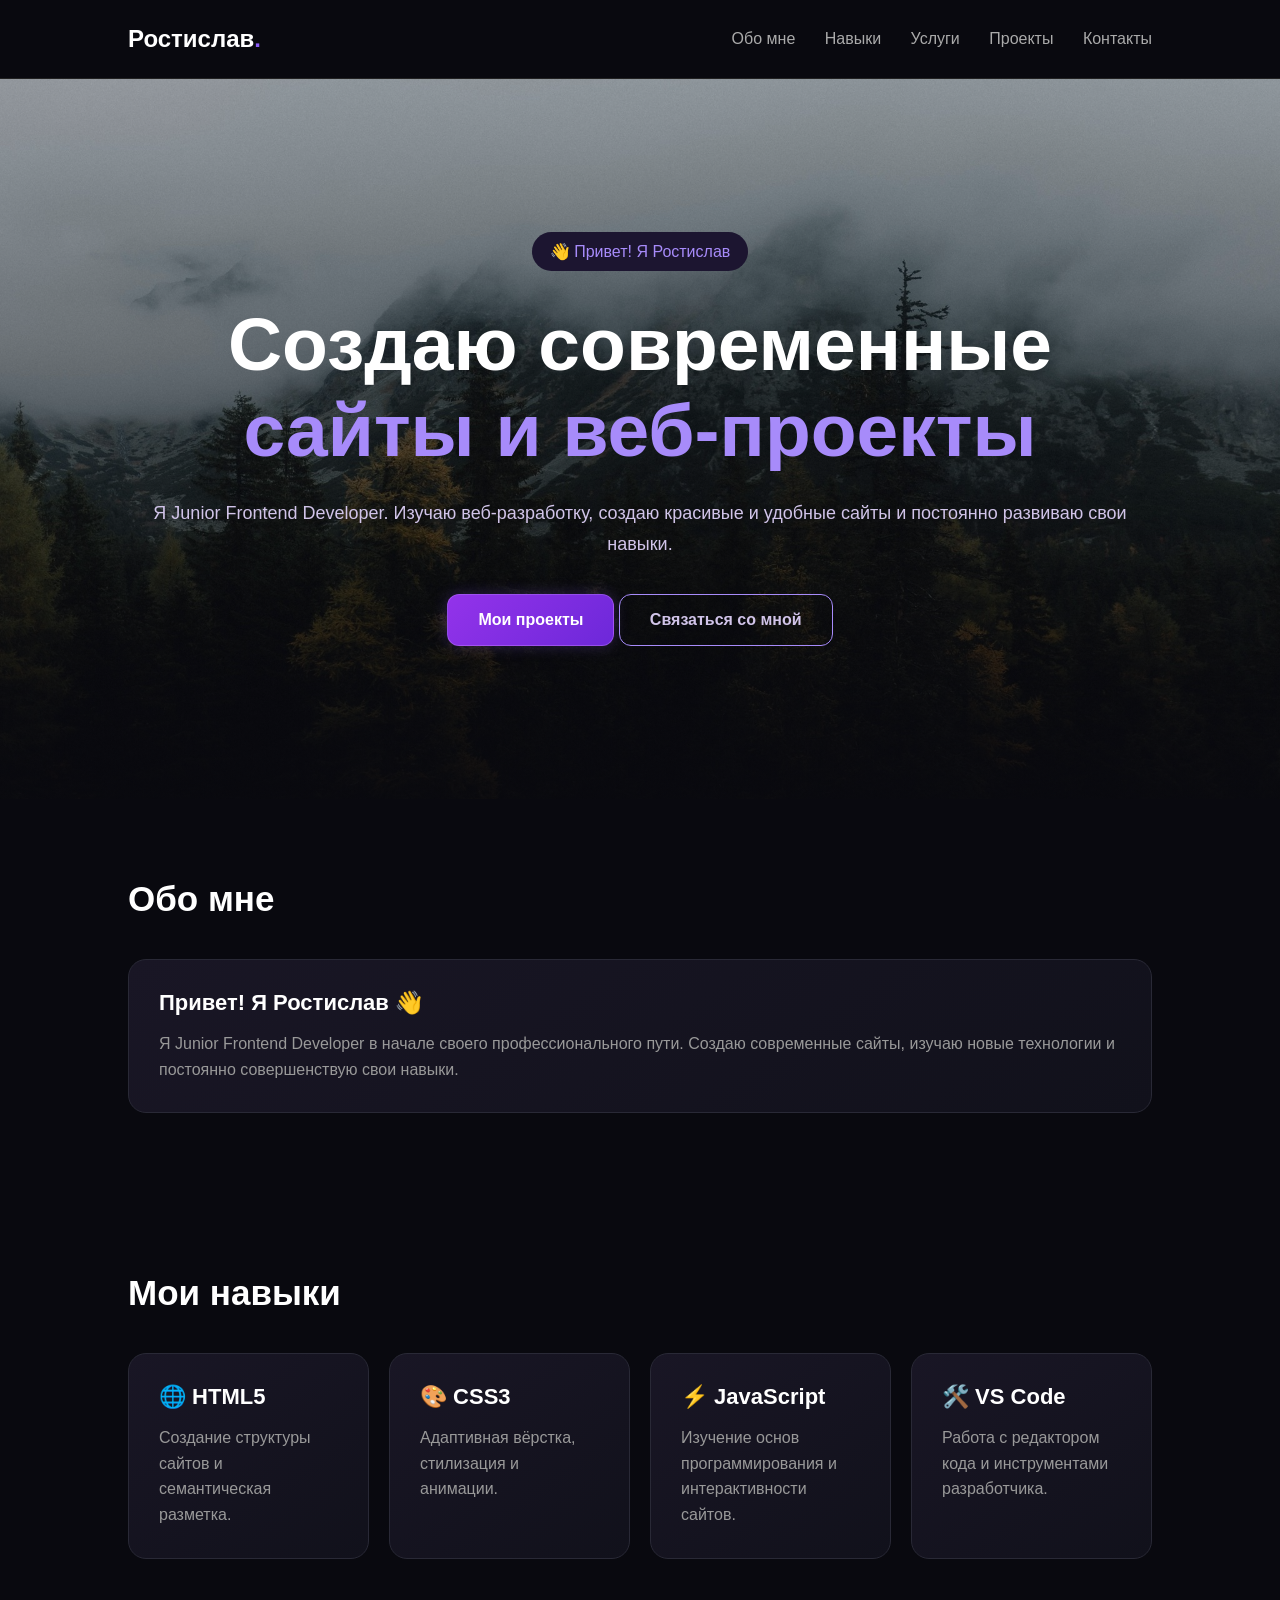
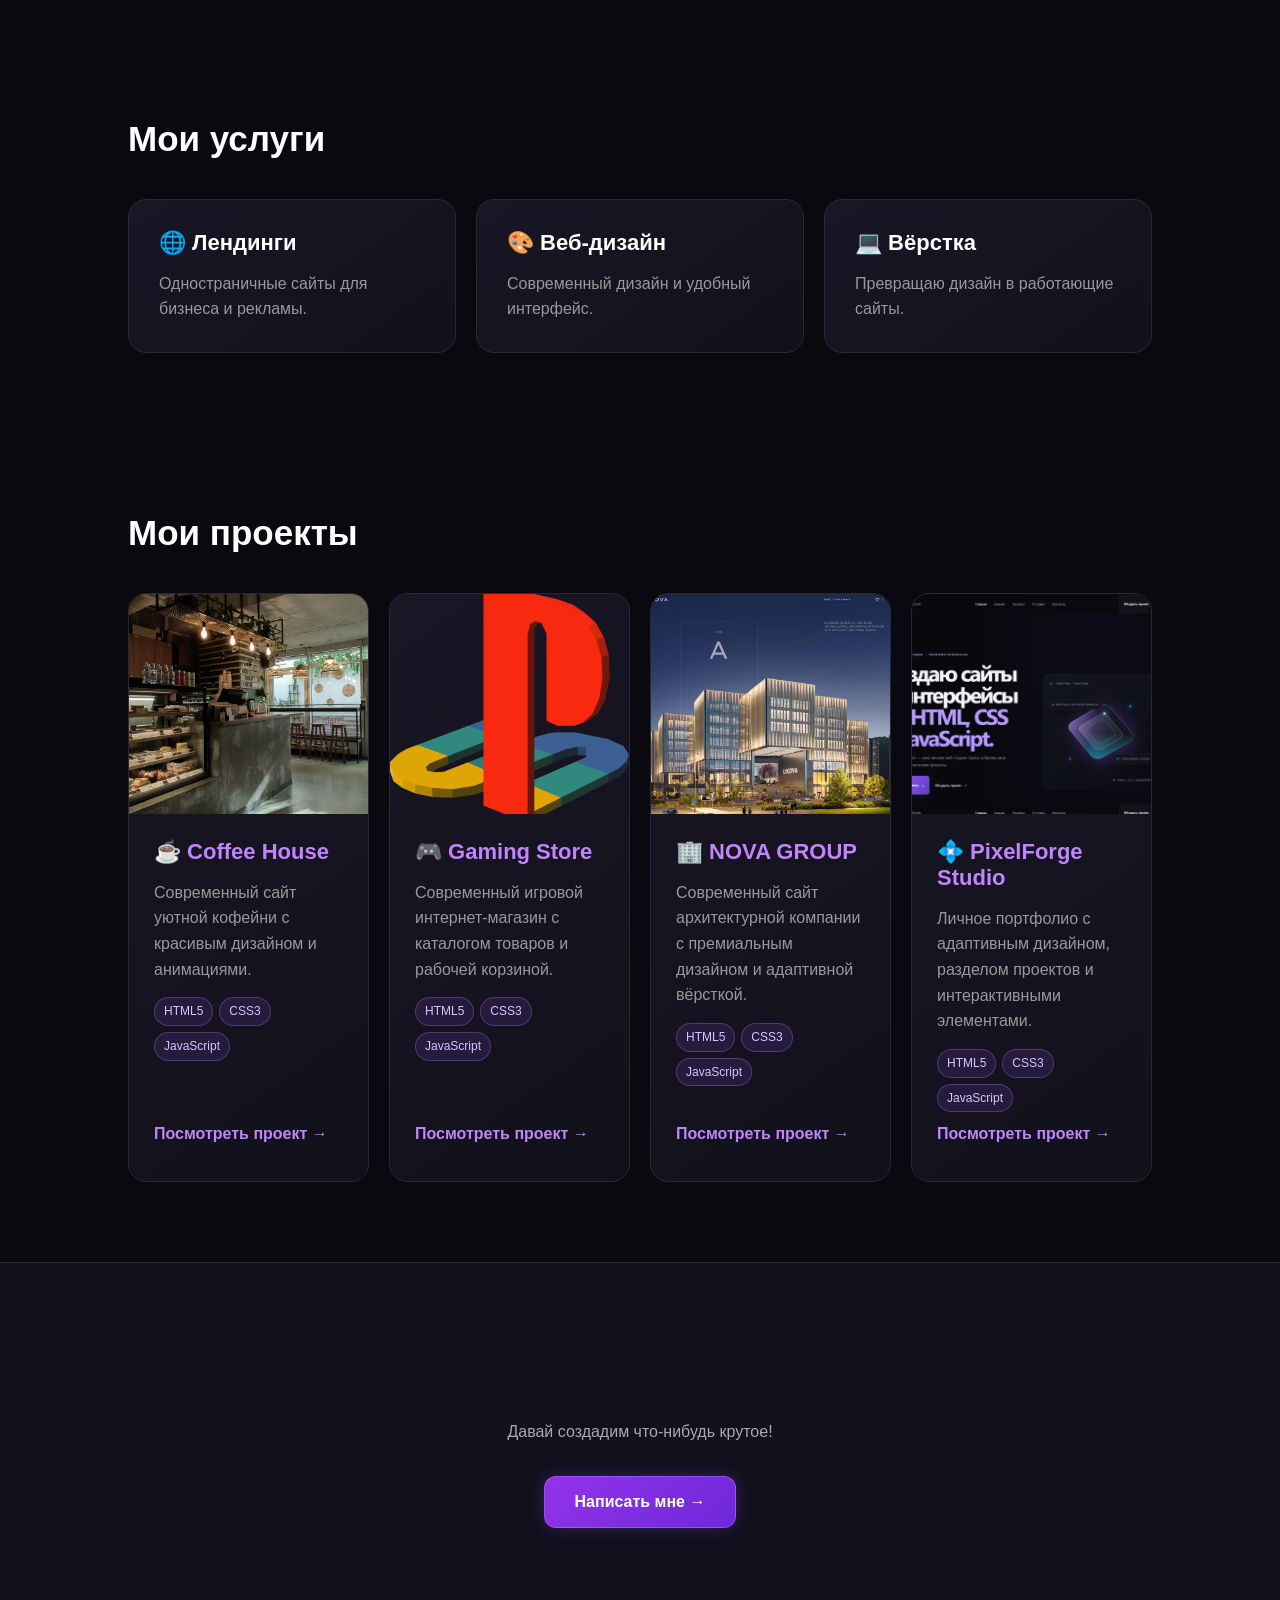
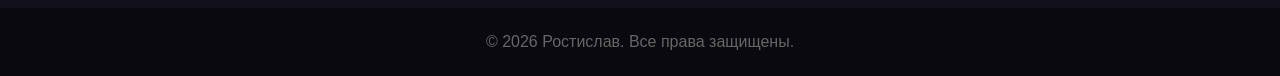
<file: index.html>
<!DOCTYPE html>
<html lang="ru">
<head>
<meta charset="UTF-8">
<meta name="viewport" content="width=device-width, initial-scale=1.0">
<title>Ростислав — Junior Frontend Developer</title>
<meta name="description" content="Портфолио Ростислава, frontend-разработчика: адаптивные сайты и веб-проекты на HTML, CSS и JavaScript.">
<meta property="og:title" content="Ростислав — Junior Frontend Developer">
<meta property="og:description" content="Портфолио Ростислава, frontend-разработчика: адаптивные сайты и веб-проекты на HTML, CSS и JavaScript.">
<meta property="og:url" content="https://forzaxstorm-crypto.github.io/portfolio/">
<meta property="og:image" content="https://forzaxstorm-crypto.github.io/portfolio/imeges/pixelforge-studio.png">
<meta property="og:type" content="website">

<style>
* {
    margin: 0;
    padding: 0;
    box-sizing: border-box;
}

html {
    scroll-behavior: smooth;
}

body {
    background: #09090f;
    color: white;
    font-family: Arial, sans-serif;
}

.skip-link {
    position: fixed;
    top: 1rem;
    left: 1rem;
    z-index: 10000;
    padding: 0.75rem 1rem;
    background: #fff;
    color: #111;
    transform: translateY(calc(-100% - 1rem));
}

.skip-link:focus {
    transform: translateY(0);
}

header {
    display: flex;
    justify-content: space-between;
    align-items: center;
    padding: 25px 10%;
    border-bottom: 1px solid #222;
}

.logo {
    font-size: 24px;
    font-weight: bold;
}

.logo span {
    color: #8b5cf6;
}

nav a {
    color: #aaa;
    text-decoration: none;
    margin-left: 25px;
    transition: 0.3s;
}

nav a:hover {
    color: white;
}


.hero {
    min-height: 80vh;
    display: flex;
    flex-direction: column;
    justify-content: center;
    align-items: center;
    text-align: center;
    padding: 30px 20px;

    /* Фоновое изображение */
    background-image:
    linear-gradient(
        to bottom,
        rgba(5, 5, 10, 0.25) 0%,
        rgba(5, 5, 10, 0.55) 60%,
        #09090f 100%
    ),
    url("imeges/mountains.jpg");

    background-size: cover;
    background-position: center;
    background-repeat: no-repeat;
    background-attachment: fixed;
}


.tag,
.hero-tag {
    display: inline-block;
    color: #a78bfa;
    background: #1c1530;
    padding: 10px 18px;
    border-radius: 30px;
    margin-bottom: 30px;
}

h1 {
    font-size: clamp(40px, 7vw, 75px);
    width: 100%;
    max-width: 1200px;
    margin-bottom: 25px;
}

h1 span {
    color: #a78bfa;
}

.hero-text {
    color: #d1c4e9;
    font-size: 18px;
    width: 100%;
    max-width: 1000px;
    line-height: 1.7;
    margin: 25px auto 35px;
}


.btn {
    display: inline-block;
    position: relative;
    background: linear-gradient(135deg, #9333ea, #6d28d9);
    color: white;
    padding: 16px 30px;
    border: 1px solid rgba(192, 132, 252, 0.4);
    border-radius: 12px;
    text-decoration: none;
    font-weight: bold;

    box-shadow: 0 0 15px rgba(139, 92, 246, 0.25);

    transition: all 0.3s ease;
}

.btn:hover {
    transform: translateY(-5px);
    background: linear-gradient(135deg, #a855f7, #7c3aed);

    box-shadow:
        0 0 15px rgba(168, 85, 247, 0.6),
        0 0 35px rgba(124, 58, 237, 0.4);
}

.btn:active {
    transform: translateY(-1px);
}

.btn-outline {
    background: transparent;
    color: #d1c4e9;
    border-color: #a78bfa;
    box-shadow: none;
}

.btn-outline:hover {
    background: rgba(139, 92, 246, 0.12);
    border-color: #c084fc;
    box-shadow: 0 0 18px rgba(139, 92, 246, 0.25);
}

section {
    padding: 80px 10%;
}

.section-title {
    font-size: 35px;
    margin-bottom: 40px;
}

.cards {
    display: grid;
    grid-template-columns: repeat(auto-fit, minmax(230px, 1fr));
    gap: 20px;
}


.card {
    position: relative;
    overflow: hidden;

    background: linear-gradient(
        145deg,
        #191625,
        #11111b
    );

    border: 1px solid #292936;
    border-radius: 18px;
    padding: 30px;

    transition: all 0.35s ease;
}

.card:hover {
    transform: translateY(-10px) scale(1.02);

    border-color: #a855f7;

    box-shadow:
        0 10px 25px rgba(139, 92, 246, 0.25),
        0 0 25px rgba(139, 92, 246, 0.2);
}

.card::before {
    content: "";
    position: absolute;
    top: 0;
    left: -100%;

    width: 100%;
    height: 100%;

    background: linear-gradient(
        120deg,
        transparent,
        rgba(168, 85, 247, 0.12),
        transparent
    );

    transition: left 0.6s ease;
    pointer-events: none;
}

.card:hover::before {
    left: 100%;
}

.card h3 {
    margin-bottom: 15px;
    font-size: 22px;
}

.card p {
    color: #999;
    line-height: 1.6;
}

.contact {
    text-align: center;
    background: #12101d;
    border-top: 1px solid #292936;
}

.contact p {
    color: #aaa;
    margin: 20px 0 35px;
}

footer {
    text-align: center;
    color: #666;
    padding: 25px;
}

@media (max-width: 600px) {
    header {
        padding: 20px;
        flex-direction: column;
        gap: 20px;
    }

    nav a {
        margin: 0 8px;
    }

    section {
        padding: 60px 20px;
    }

    .hero {
        background-attachment: scroll;
    }
}

.hero-title {
    animation: appear 1s ease forwards;
}

.hero-title {
    animation: appear 1s ease forwards;
}

@keyframes appear {
    from {
        opacity: 0;
        transform: translateY(30px);
    }

    to {
        opacity: 1;
        transform: translateY(0);
    }
}

.project-tech-tags {
    display: flex;
    flex-wrap: wrap;
    gap: 6px;
    margin-top: 15px;
    padding: 0;
    list-style: none;
}

.project-tech-tags li {
    padding: 5px 9px;
    border: 1px solid rgba(192, 132, 252, 0.28);
    background: #251b3d;
    color: #d5c6ff;
    border-radius: 20px;
    font-size: 12px;
    line-height: 1.4;
}


.project-card {
    display: flex;
    flex-direction: column;
    padding: 0;
    overflow: hidden;
}

.project-card img {
    display: block;
    width: 100%;
    height: 220px;
    object-fit: cover;
    transition: transform 0.5s ease;
}

.project-card:hover img {
    transform: scale(1.06);
}

.project-info {
    display: flex;
    flex: 1;
    flex-direction: column;
    padding: 25px;
}

.project-info h3 {
    color: #c084fc;
    margin-bottom: 15px;
}

.project-link {
    display: inline-flex;
    min-height: 44px;
    align-items: center;
    align-self: flex-start;
    margin-top: auto;
    padding: 8px 10px;
    margin-left: -10px;
    border-radius: 8px;
    color: #c084fc;
    font-weight: bold;
    text-decoration: none;
    transition: color 0.3s ease;
}

.project-card:hover .project-link {
    color: #a78bfa;
}

.reveal {
    opacity: 0;
    translate: 0 24px;
    transition: opacity 0.6s ease, translate 0.6s ease;
}

.card.reveal {
    transition:
        opacity 0.6s ease,
        translate 0.6s ease,
        transform 0.35s ease,
        border-color 0.35s ease,
        box-shadow 0.35s ease;
}

.reveal.active,
.reveal:focus-within {
    opacity: 1;
    translate: 0 0;
}

@media (prefers-reduced-motion: reduce) {
    html {
        scroll-behavior: auto !important;
    }

    *,
    *::before,
    *::after {
        animation: none !important;
        transition-property: color, background-color, border-color, box-shadow !important;
    }

    .reveal,
    .reveal.active,
    .reveal:focus-within {
        opacity: 1;
        translate: none;
    }
}

</style>
</head>

<body>

<a class="skip-link" href="#main-content">Перейти к основному содержимому</a>

<header>
    <div class="logo">Ростислав<span>.</span></div>
   <nav>
    <a href="#about">Обо мне</a>
    <a href="#skills">Навыки</a>
    <a href="#services">Услуги</a>
    <a href="#projects">Проекты</a>
    <a href="#contact">Контакты</a>
</nav>
</header>

<main id="main-content" tabindex="-1">
    <section class="hero" id="home">
    <div class="hero-content">
        <span class="hero-tag">👋 Привет! Я Ростислав</span>

        <h1 class="hero-title">
    Создаю современные<br>
    <span>сайты и веб-проекты</span>
</h1>

        <p class="hero-text">
            Я Junior Frontend Developer. Изучаю веб-разработку, создаю красивые и удобные сайты и постоянно развиваю свои навыки.
        </p>

        <div class="hero-buttons">
            <a href="#projects" class="btn">Мои проекты</a>
            <a href="#contact" class="btn btn-outline">Связаться со мной</a>
        </div>
    </div>
</section>

    <section id="about">
        <h2 class="section-title">Обо мне</h2>
        <div class="card">
            <h3>Привет! Я Ростислав 👋</h3>
           <p>
    Я Junior Frontend Developer в начале своего профессионального пути.
    Создаю современные сайты, изучаю новые технологии
    и постоянно совершенствую свои навыки.
</p>
        </div>
    </section>

    <section id="skills">
    <h2 class="section-title">Мои навыки</h2>

    <div class="cards">

        <div class="card">
            <h3>🌐 HTML5</h3>
            <p>
                Создание структуры сайтов
                и семантическая разметка.
            </p>
        </div>

        <div class="card">
            <h3>🎨 CSS3</h3>
            <p>
                Адаптивная вёрстка,
                стилизация и анимации.
            </p>
        </div>

        <div class="card">
            <h3>⚡ JavaScript</h3>
            <p>
                Изучение основ программирования
                и интерактивности сайтов.
            </p>
        </div>

        <div class="card">
            <h3>🛠️ VS Code</h3>
            <p>
                Работа с редактором кода
                и инструментами разработчика.
            </p>
        </div>

    </div>
</section>

    <section id="services">
        <h2 class="section-title">Мои услуги</h2>

        <div class="cards">
            <div class="card">
                <h3>🌐 Лендинги</h3>
                <p>Одностраничные сайты для бизнеса и рекламы.</p>
            </div>

            <div class="card">
                <h3>🎨 Веб-дизайн</h3>
                <p>Современный дизайн и удобный интерфейс.</p>
            </div>

            <div class="card">
                <h3>💻 Вёрстка</h3>
                <p>Превращаю дизайн в работающие сайты.</p>
            </div>
        </div>
    </section>

<section id="projects">
    <h2 class="section-title">Мои проекты</h2>

    <div class="cards">
    
<article class="card project-card">
    <img src="imeges/coffee.jpg" alt="Интерьер кофейни Coffee House">

    <div class="project-info">
        <h3>☕ Coffee House</h3>

        <p>
            Современный сайт уютной кофейни
            с красивым дизайном и анимациями.
        </p>

        <ul class="project-tech-tags" aria-label="Технологии проекта">
            <li>HTML5</li>
            <li>CSS3</li>
            <li>JavaScript</li>
        </ul>
        <a class="project-link" href="coffee.html" aria-label="Посмотреть проект Coffee House">Посмотреть проект →</a>
    </div>
</article>

        
<article class="card project-card">
    <img src="imeges/logo.jpg" alt="Символ PlayStation">

    <div class="project-info">
        <h3>🎮 Gaming Store</h3>

        <p>
            Современный игровой интернет-магазин
            с каталогом товаров и рабочей корзиной.
        </p>

        <ul class="project-tech-tags" aria-label="Технологии проекта">
            <li>HTML5</li>
            <li>CSS3</li>
            <li>JavaScript</li>
        </ul>
        <a class="project-link" href="gaming.html" aria-label="Посмотреть проект Gaming Store">Посмотреть проект →</a>
    </div>
</article>

     <article class="card project-card">
    <img src="imeges/nova-group.jpg" alt="Современный бизнес-центр NOVA GROUP">

    <div class="project-info">
        <h3>🏢 NOVA GROUP</h3>
        <p>
            Современный сайт архитектурной компании
            с премиальным дизайном и адаптивной вёрсткой.
        </p>
        <ul class="project-tech-tags" aria-label="Технологии проекта">
            <li>HTML5</li>
            <li>CSS3</li>
            <li>JavaScript</li>
        </ul>
        <a class="project-link" href="company.html" aria-label="Посмотреть проект NOVA GROUP">Посмотреть проект →</a>
    </div>
</article>

<article class="card project-card">
    <img src="imeges/pixelforge-studio.png" alt="Главный экран PixelForge Studio с навигацией, заголовком и графической композицией">

    <div class="project-info">
        <h3>💠 PixelForge Studio</h3>

        <p>
            Личное портфолио с адаптивным дизайном,
            разделом проектов и интерактивными элементами.
        </p>

        <ul class="project-tech-tags" aria-label="Технологии проекта">
            <li>HTML5</li>
            <li>CSS3</li>
            <li>JavaScript</li>
        </ul>
        <a class="project-link" href="https://forzaxstorm-crypto.github.io/portfolio/pixelforge-studio/" aria-label="Посмотреть проект PixelForge Studio">Посмотреть проект →</a>
    </div>
</article>

    </div>
</section>
 
    <section class="contact" id="contact">
        <h2 class="section-title">Есть проект?</h2>
        <p>Давай создадим что-нибудь крутое!</p>
        <a href="mailto:forzaxstorm@email.com" class="btn">
            Написать мне →
        </a>
    </section>
</main>

<footer>
    © 2026 Ростислав. Все права защищены.
</footer>

<script>
if (typeof IntersectionObserver === "function") {
    const observer = new IntersectionObserver((entries) => {
        entries.forEach((entry) => {
            if (entry.isIntersecting) {
                entry.target.classList.add("active");
                observer.unobserve(entry.target);
            }
        });
    }, {
        threshold: 0.15
    });

    document.querySelectorAll(
        ".section-title, .card"
    ).forEach((element) => {
        element.classList.add("reveal");
        observer.observe(element);
    });
}
</script>

</body>
</html>
</file>
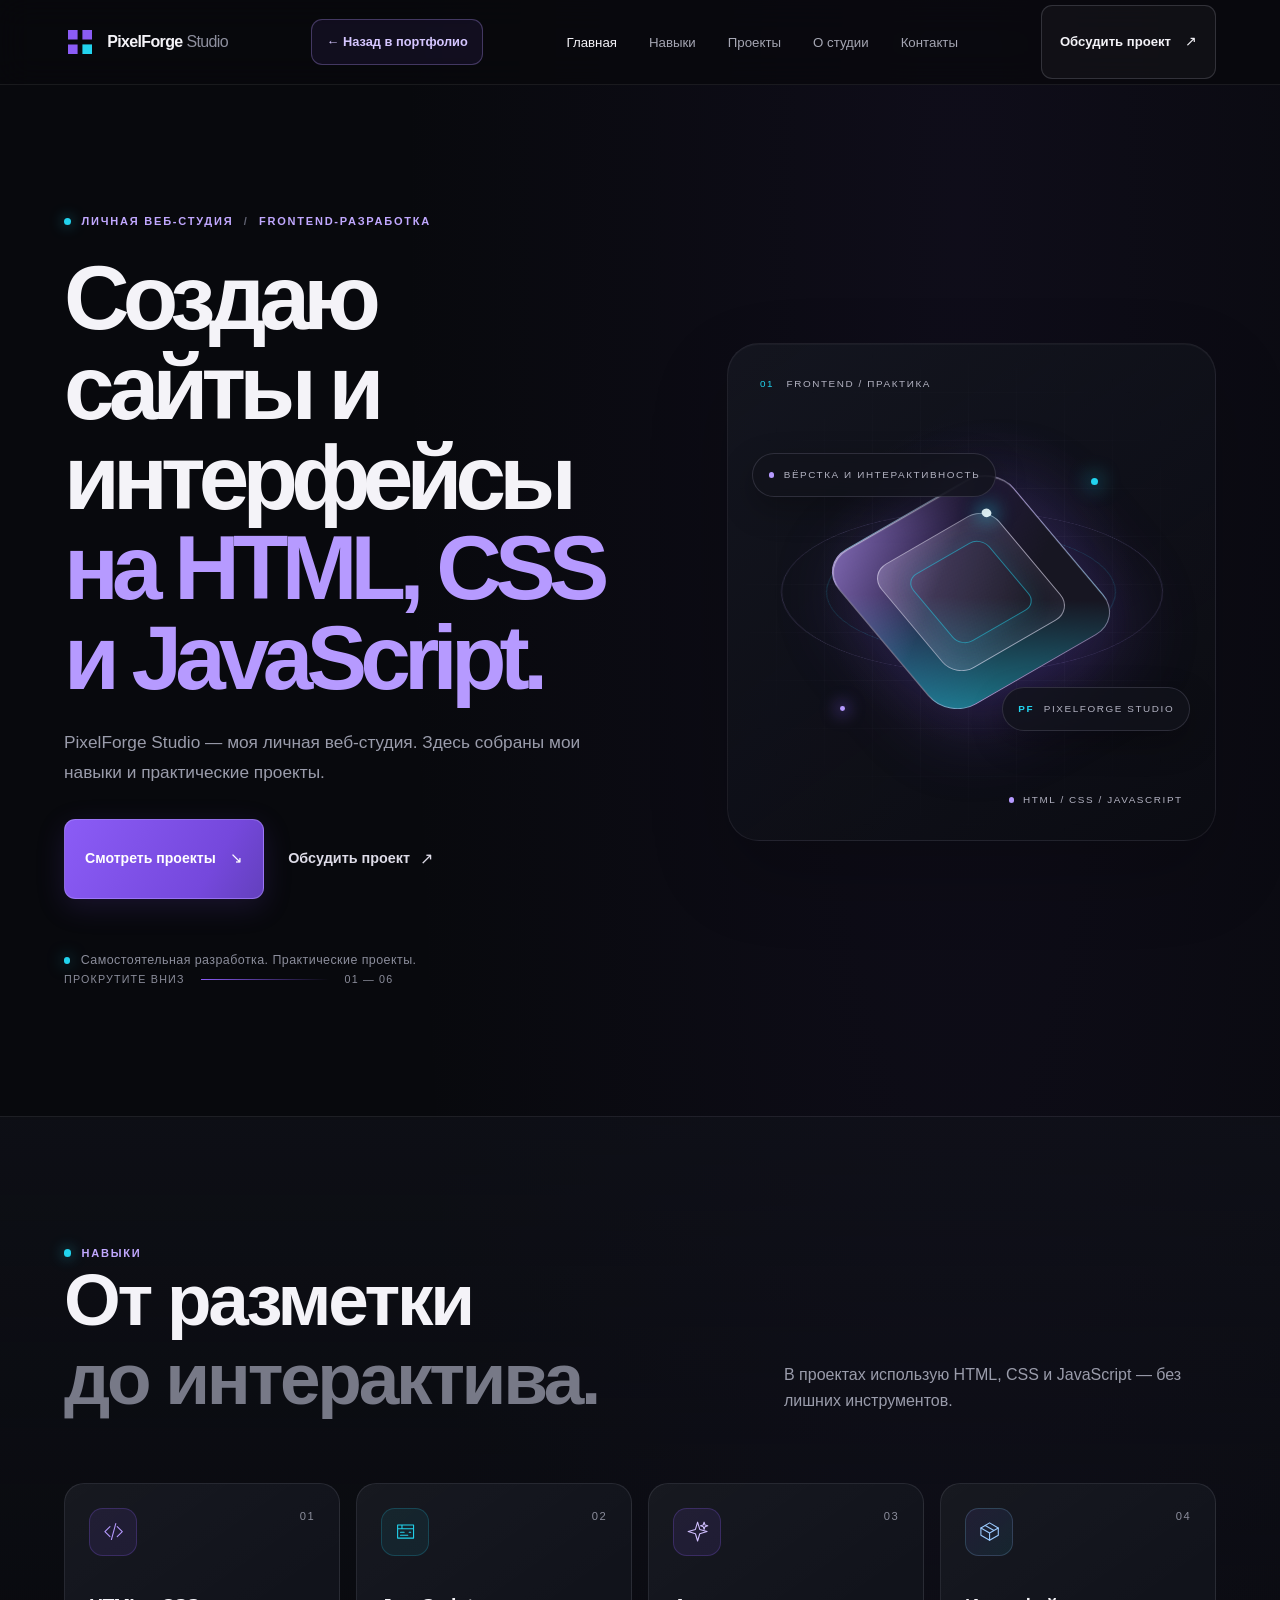
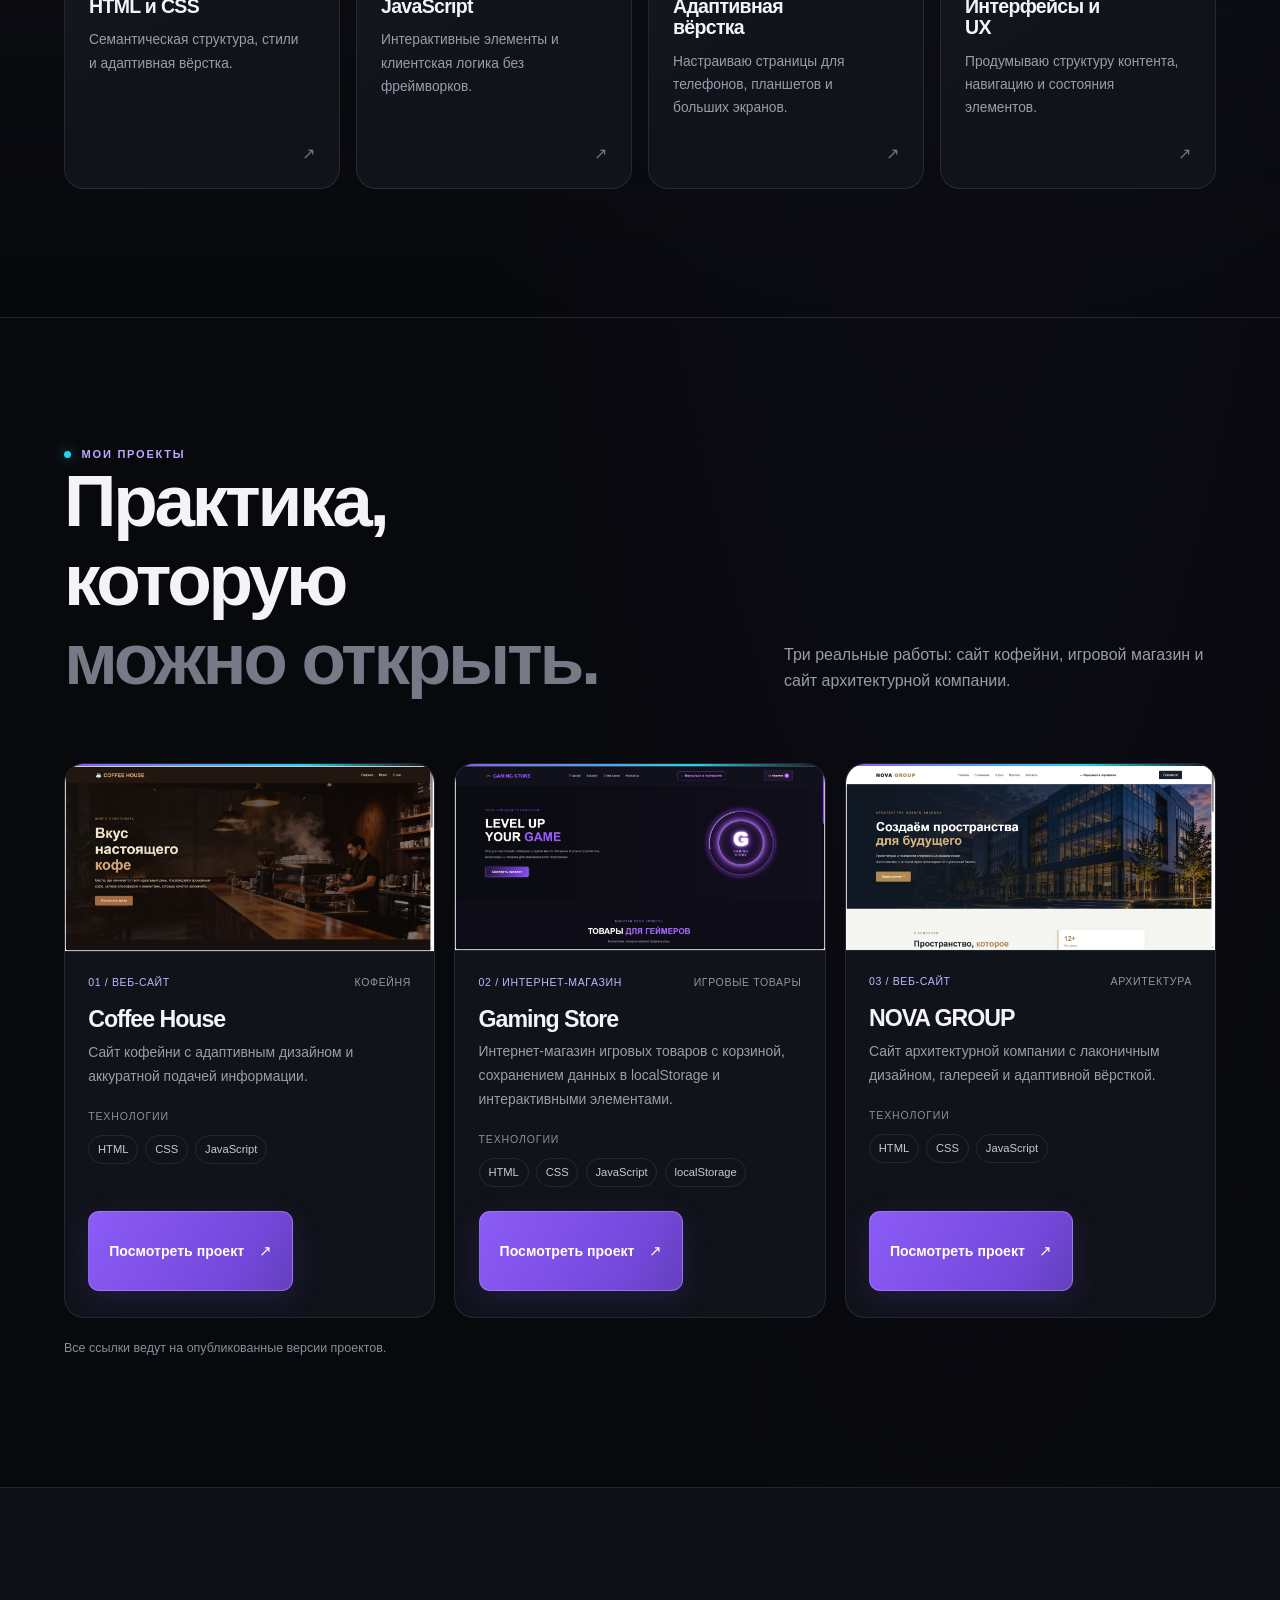
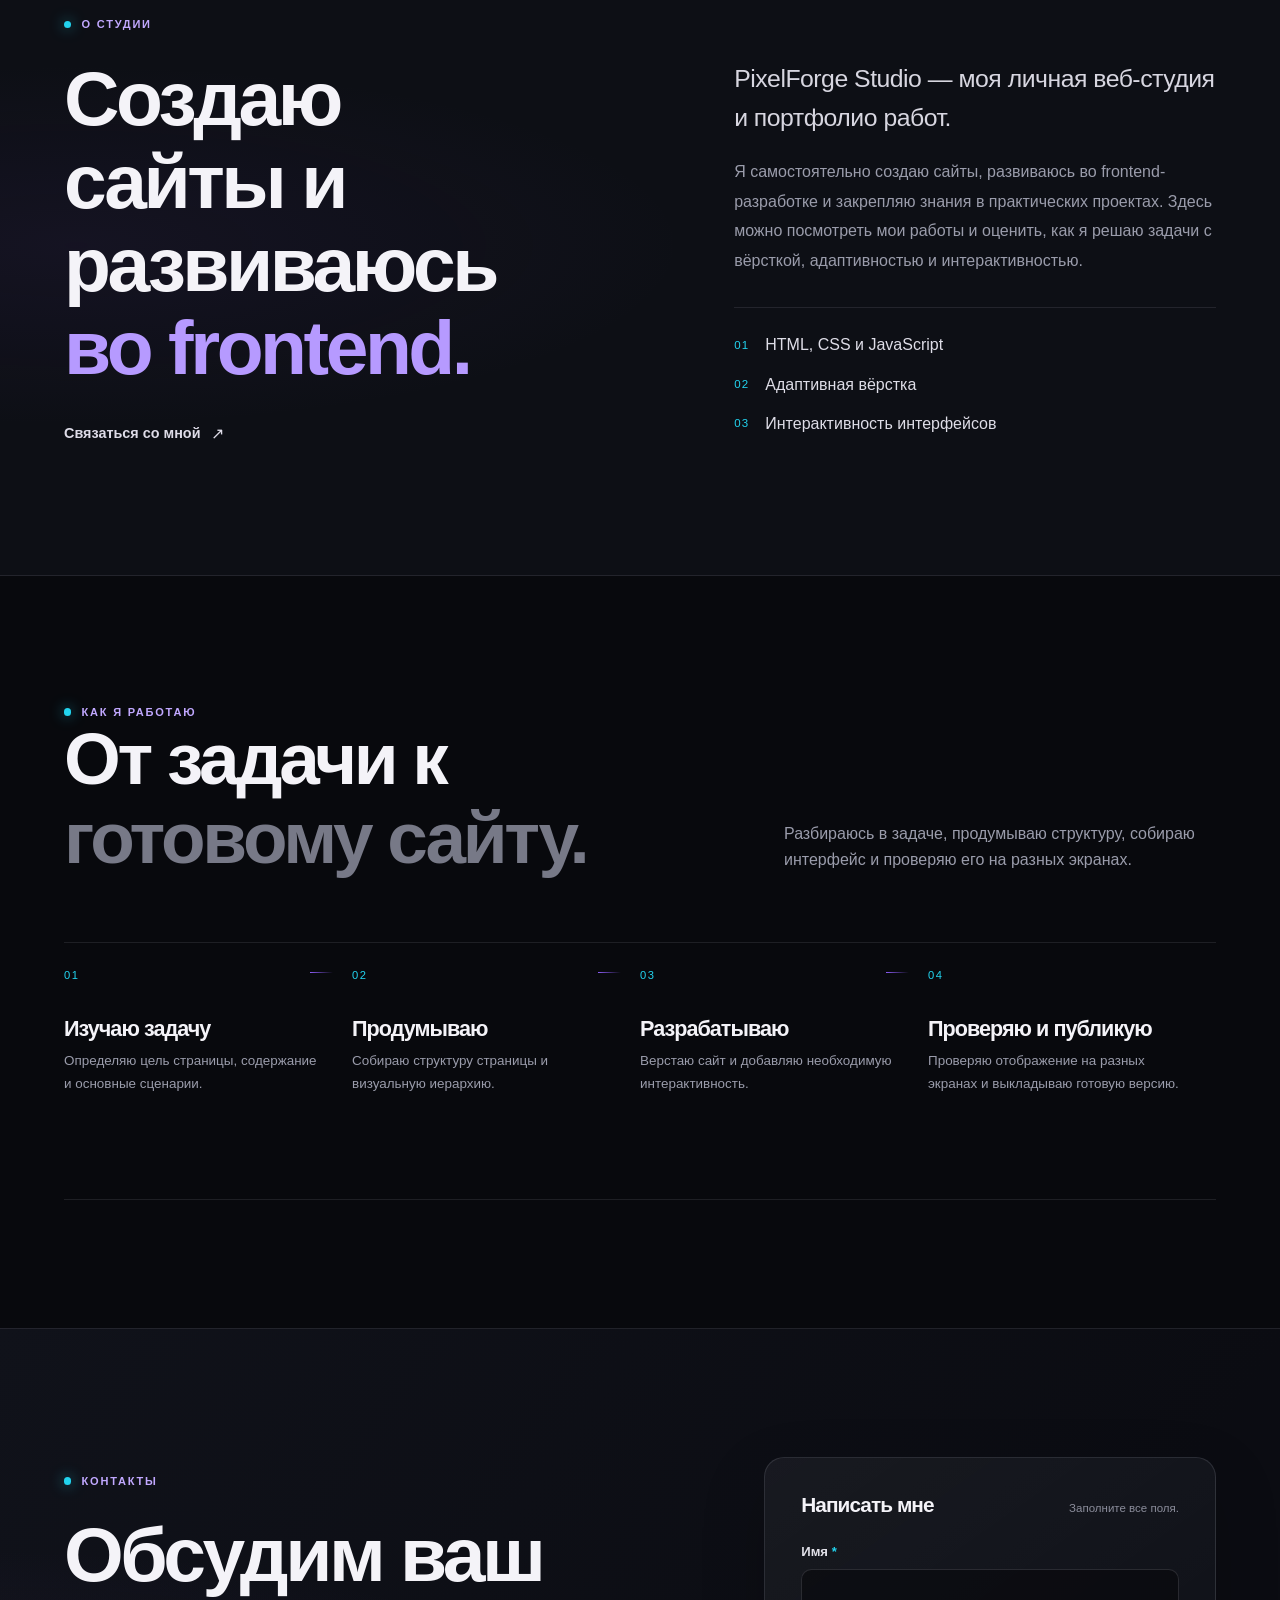
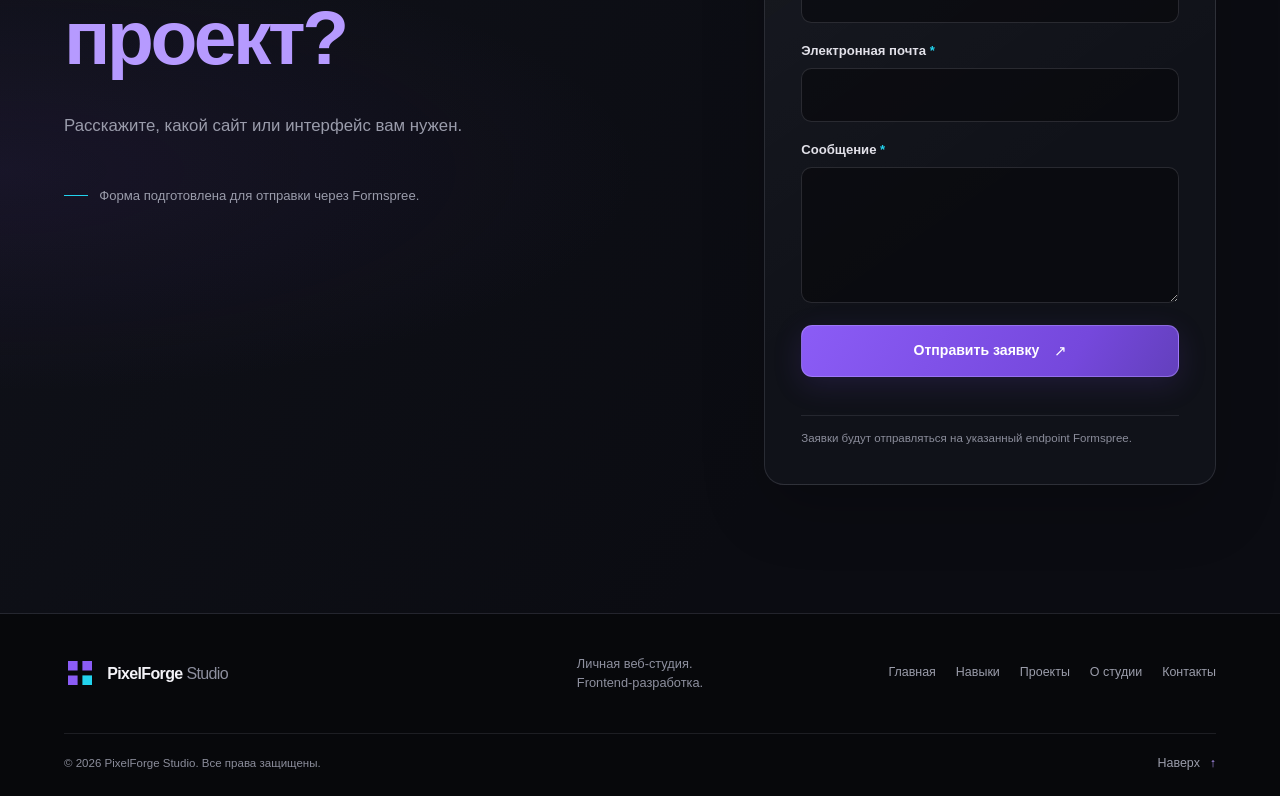
<file: pixelforge-studio/index.html>
<!doctype html>
<html lang="ru">
  <head>
    <meta charset="utf-8">
    <meta name="viewport" content="width=device-width, initial-scale=1">
    <meta name="theme-color" content="#08090d">
    <meta
      name="description"
      content="PixelForge Studio — личная веб-студия и портфолио frontend-разработки. Практические проекты на HTML, CSS и JavaScript."
    >
    <title>PixelForge Studio — личная веб-студия и портфолио</title>
    <meta property="og:title" content="PixelForge Studio — личная веб-студия и портфолио">
    <meta
      property="og:description"
      content="PixelForge Studio — личная веб-студия и портфолио frontend-разработки. Практические проекты на HTML, CSS и JavaScript."
    >
    <meta property="og:url" content="https://forzaxstorm-crypto.github.io/portfolio/pixelforge-studio/">
    <meta property="og:image" content="https://forzaxstorm-crypto.github.io/portfolio/imeges/pixelforge-studio.png">
    <meta property="og:type" content="website">
    <link rel="stylesheet" href="./styles.css">
    <script src="./main.js" defer></script>
  </head>
  <body>
    <a class="skip-link" href="#main-content">Перейти к основному содержимому</a>

    <header class="site-header">
      <div class="container header-inner">
        <a class="brand" href="#home" aria-label="Главная — PixelForge Studio">
          <svg class="brand-mark" viewBox="0 0 40 40" aria-hidden="true">
            <path d="M5 5h12v12H5zM23 5h12v12H23zM5 23h12v12H5z" fill="currentColor">
            </path>
            <path d="M23 23h12v12H23z" fill="#22d3ee"></path>
          </svg>
          <span class="brand-name">PixelForge<span> Studio</span></span>
        </a>

        <a
          class="portfolio-back-link"
          href="https://forzaxstorm-crypto.github.io/portfolio/"
        >← Назад в портфолио</a>

        <button
          class="menu-toggle"
          type="button"
          aria-label="Открыть меню"
          aria-controls="primary-navigation"
          aria-expanded="false"
          hidden
        >
          <span class="menu-toggle-lines" aria-hidden="true">
            <span></span>
            <span></span>
          </span>
          <span class="menu-toggle-label">Меню</span>
        </button>

        <nav class="site-nav" id="primary-navigation" aria-label="Основная навигация">
          <ul class="nav-list">
            <li><a href="#home" aria-current="page">Главная</a></li>
            <li><a href="#services">Навыки</a></li>
            <li><a href="#projects">Проекты</a></li>
            <li><a href="#about">О студии</a></li>
            <li><a href="#contact">Контакты</a></li>
            <li class="nav-mobile-cta">
              <a class="button button-primary" href="#contact">Обсудить проект <span aria-hidden="true">↗</span></a>
            </li>
          </ul>
        </nav>

        <a class="button button-header" href="#contact">Обсудить проект <span aria-hidden="true">↗</span></a>
      </div>
    </header>

    <main id="main-content" tabindex="-1">
      <section class="hero section-shell" id="home" aria-labelledby="hero-title">
        <div class="container hero-grid">
          <div class="hero-copy">
            <p class="eyebrow"><span class="eyebrow-mark" aria-hidden="true"></span> Личная веб-студия <span class="eyebrow-divider">/</span> Frontend-разработка</p>
            <h1 id="hero-title">Создаю сайты и интерфейсы <span>на HTML, CSS и JavaScript.</span></h1>
            <p class="hero-description">
              PixelForge Studio — моя личная веб-студия. Здесь собраны мои навыки и практические проекты.
            </p>
            <div class="hero-actions">
              <a class="button button-primary" href="#projects">Смотреть проекты <span aria-hidden="true">↘</span></a>
              <a class="text-link" href="#contact">Обсудить проект <span aria-hidden="true">↗</span></a>
            </div>
            <p class="hero-note"><span aria-hidden="true"></span> Самостоятельная разработка. Практические проекты.</p>
          </div>

          <div class="hero-art" aria-hidden="true">
            <div class="art-grid"></div>
            <div class="art-orbit art-orbit-outer"></div>
            <div class="art-orbit art-orbit-inner"></div>
            <div class="art-core">
              <span class="art-core-face"></span>
              <span class="art-core-edge"></span>
              <span class="art-core-light"></span>
            </div>
            <span class="art-spark art-spark-one"></span>
            <span class="art-spark art-spark-two"></span>
            <div class="art-label art-label-top"><span>01</span> FRONTEND / ПРАКТИКА</div>
            <div class="art-label art-label-bottom"><span class="art-label-dot"></span> HTML / CSS / JAVASCRIPT</div>
            <div class="art-chip art-chip-top"><span class="chip-dot"></span> ВЁРСТКА И ИНТЕРАКТИВНОСТЬ</div>
            <div class="art-chip art-chip-bottom"><span>PF</span> PIXELFORGE STUDIO</div>
          </div>
        </div>
        <div class="hero-bottom-line" aria-hidden="true">
          <span>Прокрутите вниз</span><span class="line"></span><span>01 — 06</span>
        </div>
      </section>

      <section class="section-shell services-section" id="services" aria-labelledby="services-title">
        <div class="container">
          <div class="section-heading">
            <p class="eyebrow"><span class="eyebrow-mark" aria-hidden="true"></span> Навыки</p>
            <div class="section-heading-row">
              <h2 id="services-title">От разметки<br><span class="text-muted">до интерактива.</span></h2>
              <p class="section-intro">В проектах использую HTML, CSS и JavaScript — без лишних инструментов.</p>
            </div>
          </div>

          <div class="service-grid">
            <article class="service-card">
              <div class="service-card-top">
                <span class="service-icon" aria-hidden="true">
                  <svg viewBox="0 0 32 32">
                    <path d="m11 9-7 7 7 7M21 9l7 7-7 7M19 5l-6 22"></path>
                  </svg>
                </span>
                <span class="card-index">01</span>
              </div>
              <h3>HTML и CSS</h3>
              <p>Семантическая структура, стили и адаптивная вёрстка.</p>
              <span class="card-arrow" aria-hidden="true">↗</span>
            </article>

            <article class="service-card">
              <div class="service-card-top">
                <span class="service-icon service-icon-cyan" aria-hidden="true">
                  <svg viewBox="0 0 32 32">
                    <path d="M5 7h22v18H5zM5 12h22M11 7v5M9 17h5M9 21h10M21 17h2"></path>
                  </svg>
                </span>
                <span class="card-index">02</span>
              </div>
              <h3>JavaScript</h3>
              <p>Интерактивные элементы и клиентская логика без фреймворков.</p>
              <span class="card-arrow" aria-hidden="true">↗</span>
            </article>

            <article class="service-card">
              <div class="service-card-top">
                <span class="service-icon service-icon-violet" aria-hidden="true">
                  <svg viewBox="0 0 32 32">
                    <path d="M16 3 19 13l10 3-10 3-3 10-3-10-10-3 10-3 3-10Z"></path>
                    <path d="m25 3 1.2 3.8L30 8l-3.8 1.2L25 13l-1.2-3.8L20 8l3.8-1.2L25 3Z"></path>
                  </svg>
                </span>
                <span class="card-index">03</span>
              </div>
              <h3>Адаптивная вёрстка</h3>
              <p>Настраиваю страницы для телефонов, планшетов и больших экранов.</p>
              <span class="card-arrow" aria-hidden="true">↗</span>
            </article>

            <article class="service-card">
              <div class="service-card-top">
                <span class="service-icon service-icon-mix" aria-hidden="true">
                  <svg viewBox="0 0 32 32">
                    <path d="M16 4 28 11v10l-12 7-12-7V11l12-7Z"></path>
                    <path d="m4 11 12 7 12-7M16 18v10M10 7.5l12 7"></path>
                  </svg>
                </span>
                <span class="card-index">04</span>
              </div>
              <h3>Интерфейсы и UX</h3>
              <p>Продумываю структуру контента, навигацию и состояния элементов.</p>
              <span class="card-arrow" aria-hidden="true">↗</span>
            </article>
          </div>
        </div>
      </section>

      <section class="section-shell work-section" id="projects" aria-labelledby="projects-title">
        <div class="container">
          <div class="section-heading">
            <p class="eyebrow"><span class="eyebrow-mark" aria-hidden="true"></span> Мои проекты</p>
            <div class="section-heading-row">
              <h2 id="projects-title">Практика, которую<br><span class="text-muted">можно открыть.</span></h2>
              <p class="section-intro">Три реальные работы: сайт кофейни, игровой магазин и сайт архитектурной компании.</p>
            </div>
          </div>

          <div class="project-grid">
            <article class="project-card">
              <img
                class="project-image"
                src="assets/images/coffee-house.jpg"
                alt="Скриншот главной страницы Coffee House с интерьером кофейни"
                width="1280"
                height="642"
                loading="lazy"
                decoding="async"
              >
              <div class="project-info">
                <div class="project-meta"><span>01 / Веб-сайт</span><span>Кофейня</span></div>
                <h3>Coffee House</h3>
                <p>Сайт кофейни с адаптивным дизайном и аккуратной подачей информации.</p>
                <div class="project-technologies">
                  <span class="project-tech-label">Технологии</span>
                  <ul class="project-tech-list" aria-label="Технологии проекта">
                    <li>HTML</li>
                    <li>CSS</li>
                    <li>JavaScript</li>
                  </ul>
                </div>
                <a
                  class="button button-primary project-link"
                  href="https://forzaxstorm-crypto.github.io/portfolio/coffee.html"
                  target="_blank"
                  rel="noopener noreferrer"
                  aria-label="Посмотреть проект Coffee House (откроется в новой вкладке)"
                >Посмотреть проект <span aria-hidden="true">↗</span></a>
              </div>
            </article>

            <article class="project-card">
              <img
                class="project-image"
                src="assets/images/gaming-store.jpg"
                alt="Скриншот Gaming Store с игровым логотипом и началом каталога"
                width="1280"
                height="640"
                loading="lazy"
                decoding="async"
              >
              <div class="project-info">
                <div class="project-meta"><span>02 / Интернет-магазин</span><span>Игровые товары</span></div>
                <h3>Gaming Store</h3>
                <p>Интернет-магазин игровых товаров с корзиной, сохранением данных в localStorage и интерактивными элементами.</p>
                <div class="project-technologies">
                  <span class="project-tech-label">Технологии</span>
                  <ul class="project-tech-list" aria-label="Технологии проекта">
                    <li>HTML</li>
                    <li>CSS</li>
                    <li>JavaScript</li>
                    <li>localStorage</li>
                  </ul>
                </div>
                <a
                  class="button button-primary project-link"
                  href="https://forzaxstorm-crypto.github.io/portfolio/gaming.html"
                  target="_blank"
                  rel="noopener noreferrer"
                  aria-label="Посмотреть проект Gaming Store (откроется в новой вкладке)"
                >Посмотреть проект <span aria-hidden="true">↗</span></a>
              </div>
            </article>

            <article class="project-card">
              <img
                class="project-image"
                src="assets/images/nova-group.jpg"
                alt="Скриншот NOVA GROUP с современным зданием на главном экране"
                width="1280"
                height="639"
                loading="lazy"
                decoding="async"
              >
              <div class="project-info">
                <div class="project-meta"><span>03 / Веб-сайт</span><span>Архитектура</span></div>
                <h3>NOVA GROUP</h3>
                <p>Сайт архитектурной компании с лаконичным дизайном, галереей и адаптивной вёрсткой.</p>
                <div class="project-technologies">
                  <span class="project-tech-label">Технологии</span>
                  <ul class="project-tech-list" aria-label="Технологии проекта">
                    <li>HTML</li>
                    <li>CSS</li>
                    <li>JavaScript</li>
                  </ul>
                </div>
                <a
                  class="button button-primary project-link"
                  href="https://forzaxstorm-crypto.github.io/portfolio/company.html"
                  target="_blank"
                  rel="noopener noreferrer"
                  aria-label="Посмотреть проект NOVA GROUP (откроется в новой вкладке)"
                >Посмотреть проект <span aria-hidden="true">↗</span></a>
              </div>
            </article>
          </div>
          <p class="project-disclaimer">Все ссылки ведут на опубликованные версии проектов.</p>
        </div>
      </section>

      <section class="section-shell about-section" id="about" aria-labelledby="about-title">
        <div class="container about-grid">
          <div class="about-statement">
            <p class="eyebrow"><span class="eyebrow-mark" aria-hidden="true"></span> О студии</p>
            <h2 id="about-title">Создаю сайты и развиваюсь <span>во frontend.</span></h2>
            <a class="text-link" href="#contact">Связаться со мной <span aria-hidden="true">↗</span></a>
          </div>
          <div class="about-copy">
            <p class="about-lead">PixelForge Studio — моя личная веб-студия и портфолио работ.</p>
            <p>Я самостоятельно создаю сайты, развиваюсь во frontend-разработке и закрепляю знания в практических проектах. Здесь можно посмотреть мои работы и оценить, как я решаю задачи с вёрсткой, адаптивностью и интерактивностью.</p>
            <ul class="about-values">
              <li><span aria-hidden="true">01</span> HTML, CSS и JavaScript</li>
              <li><span aria-hidden="true">02</span> Адаптивная вёрстка</li>
              <li><span aria-hidden="true">03</span> Интерактивность интерфейсов</li>
            </ul>
          </div>
        </div>
      </section>

      <section class="section-shell process-section" id="process" aria-labelledby="process-title">
        <div class="container">
          <div class="section-heading">
            <p class="eyebrow"><span class="eyebrow-mark" aria-hidden="true"></span> Как я работаю</p>
            <div class="section-heading-row">
              <h2 id="process-title">От задачи к<br><span class="text-muted">готовому сайту.</span></h2>
              <p class="section-intro">Разбираюсь в задаче, продумываю структуру, собираю интерфейс и проверяю его на разных экранах.</p>
            </div>
          </div>

          <ol class="process-list">
            <li class="process-step">
              <span class="process-number">01</span>
              <div><h3>Изучаю задачу</h3><p>Определяю цель страницы, содержание и основные сценарии.</p></div>
            </li>
            <li class="process-step">
              <span class="process-number">02</span>
              <div><h3>Продумываю</h3><p>Собираю структуру страницы и визуальную иерархию.</p></div>
            </li>
            <li class="process-step">
              <span class="process-number">03</span>
              <div><h3>Разрабатываю</h3><p>Верстаю сайт и добавляю необходимую интерактивность.</p></div>
            </li>
            <li class="process-step">
              <span class="process-number">04</span>
              <div><h3>Проверяю и публикую</h3><p>Проверяю отображение на разных экранах и выкладываю готовую версию.</p></div>
            </li>
          </ol>
        </div>
      </section>

      <section class="section-shell contact-section" id="contact" aria-labelledby="contact-title">
        <div class="container contact-grid">
          <div class="contact-copy">
            <p class="eyebrow"><span class="eyebrow-mark" aria-hidden="true"></span> Контакты</p>
            <h2 id="contact-title">Обсудим ваш<br><span>проект?</span></h2>
            <p>Расскажите, какой сайт или интерфейс вам нужен.</p>
            <p class="contact-aside"><span class="contact-aside-mark" aria-hidden="true"></span> Форма подготовлена для отправки через Formspree.</p>
          </div>

          <form class="contact-form" id="contact-form" method="post" accept-charset="UTF-8" novalidate>
            <div class="form-heading">
              <h3>Написать мне</h3>
              <p>Заполните все поля.</p>
            </div>
            <div class="form-field">
              <label for="contact-name">Имя <span aria-hidden="true">*</span></label>
              <input id="contact-name" name="name" type="text" autocomplete="name" maxlength="100" required>
            </div>
            <div class="form-field">
              <label for="contact-email">Электронная почта <span aria-hidden="true">*</span></label>
              <input id="contact-email" name="email" type="email" autocomplete="email" maxlength="254" required>
            </div>
            <div class="form-field">
              <label for="contact-message">Сообщение <span aria-hidden="true">*</span></label>
              <textarea id="contact-message" name="message" rows="4" maxlength="2000" required></textarea>
            </div>
            <button class="button button-primary form-submit" type="submit">Отправить заявку <span aria-hidden="true">↗</span></button>
            <p class="form-status" id="form-status" role="status" aria-live="polite" aria-atomic="true"></p>
            <p class="form-note" id="form-note">Укажите endpoint Formspree в FORM_ENDPOINT в main.js, чтобы включить отправку.</p>
          </form>
        </div>
      </section>
    </main>

    <footer class="site-footer">
      <div class="container footer-main">
        <a class="brand footer-brand" href="#home" aria-label="Главная — PixelForge Studio">
          <svg class="brand-mark" viewBox="0 0 40 40" aria-hidden="true">
            <path d="M5 5h12v12H5zM23 5h12v12H23zM5 23h12v12H5z" fill="currentColor"></path>
            <path d="M23 23h12v12H23z" fill="#22d3ee"></path>
          </svg>
          <span class="brand-name">PixelForge<span> Studio</span></span>
        </a>
        <p class="footer-tagline">Личная веб-студия.<br>Frontend-разработка.</p>
        <nav class="footer-nav" aria-label="Навигация в нижней части страницы">
          <a href="#home">Главная</a>
          <a href="#services">Навыки</a>
          <a href="#projects">Проекты</a>
          <a href="#about">О студии</a>
          <a href="#contact">Контакты</a>
        </nav>
      </div>
      <div class="container footer-bottom">
        <p>&copy; 2026 PixelForge Studio. Все права защищены.</p>
        <a href="#home">Наверх <span aria-hidden="true">↑</span></a>
      </div>
    </footer>
  </body>
</html>
</file>
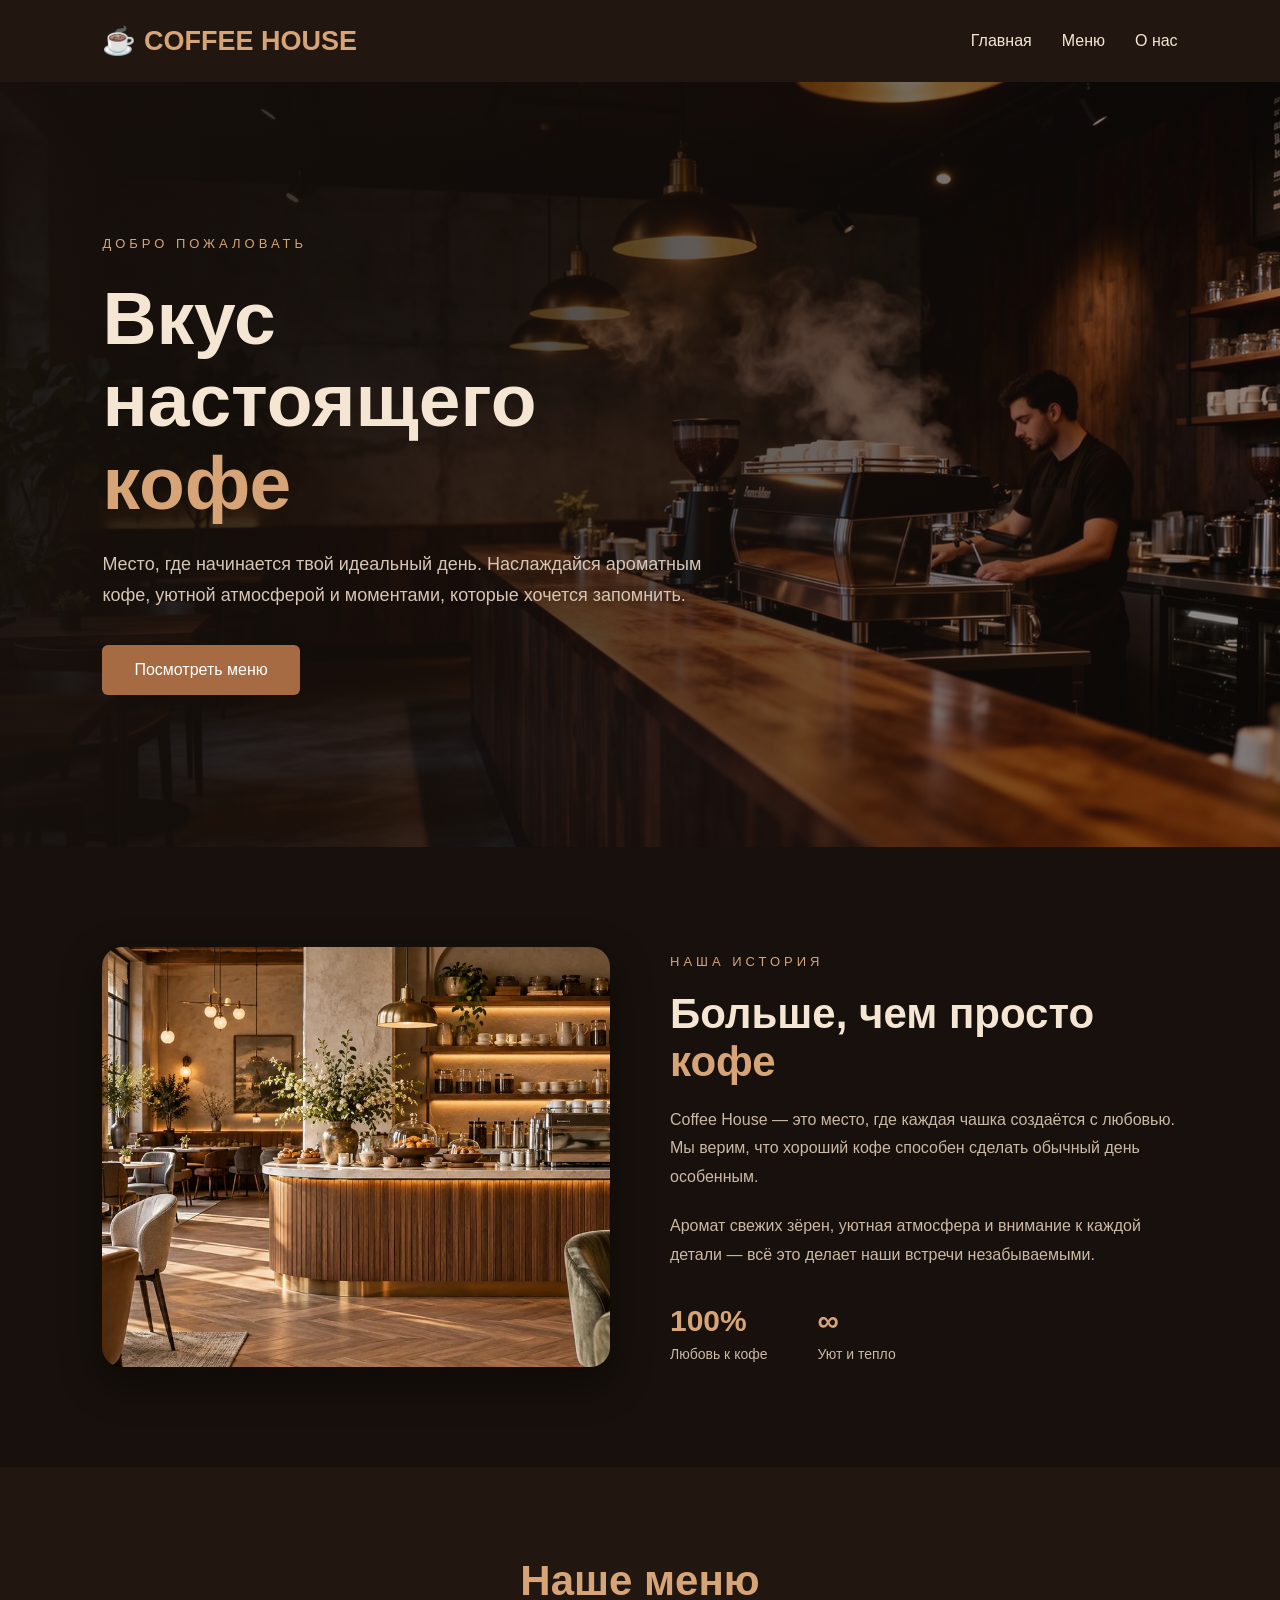
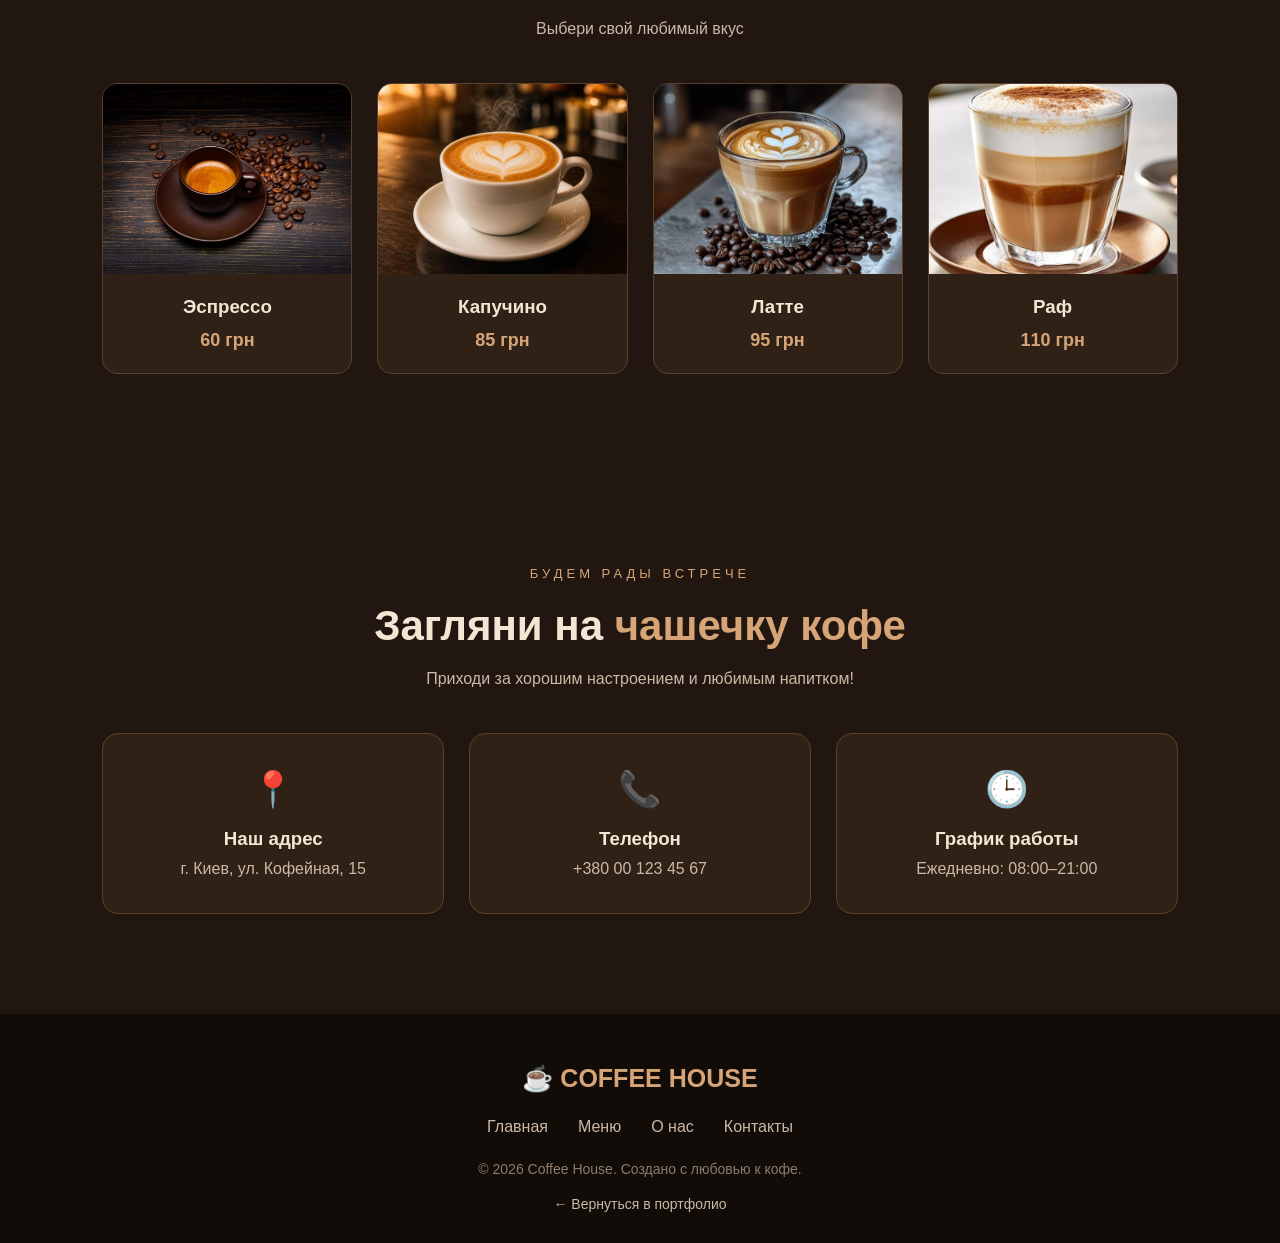
<file: coffee.html>
<!DOCTYPE html>
<html lang="ru">
<head>
    <meta charset="UTF-8">
    <meta name="viewport" content="width=device-width, initial-scale=1.0">
    <title>Coffee House — Кофейня</title>
    <meta name="description" content="Coffee House в Киеве: меню эспрессо, капучино, латте и рафа, уютная атмосфера и информация для визита.">
    <meta property="og:title" content="Coffee House — Кофейня">
    <meta property="og:description" content="Coffee House в Киеве: меню эспрессо, капучино, латте и рафа, уютная атмосфера и информация для визита.">
    <meta property="og:url" content="https://forzaxstorm-crypto.github.io/portfolio/coffee.html">
    <meta property="og:image" content="https://forzaxstorm-crypto.github.io/portfolio/imeges/coffee.jpg">
    <meta property="og:type" content="website">

    <style>
        * {
            margin: 0;
            padding: 0;
            box-sizing: border-box;
        }

        html {
            scroll-behavior: smooth;
        }

        body {
            font-family: Arial, sans-serif;
            background: #17100c;
            color: #f5e6d3;
        }

        .skip-link {
            position: fixed;
            top: 1rem;
            left: 1rem;
            z-index: 10000;
            padding: 0.75rem 1rem;
            background: #fff;
            color: #111;
            transform: translateY(calc(-100% - 1rem));
        }

        .skip-link:focus {
            transform: translateY(0);
        }

        /* ШАПКА */

        header {
            display: flex;
            justify-content: space-between;
            align-items: center;
            padding: 25px 8%;
            background: #211710;
        }

        .logo {
            font-size: 27px;
            font-weight: bold;
            color: #d6a477;
        }

        nav {
            display: flex;
            gap: 30px;
        }

        nav a {
            color: #f5e6d3;
            text-decoration: none;
            transition: 0.3s;
        }

        nav a:hover {
            color: #d6a477;
        }

        /* ГЛАВНЫЙ ЭКРАН */

        .hero {
            min-height: 85vh;
            display: flex;
            align-items: center;
            padding: 60px 8%;
            background:
                linear-gradient(90deg, rgba(23,16,12,0.95), rgba(23,16,12,0.45)),
                url("imeges/cofe.jpg");
            background-size: cover;
            background-position: center;
        }

        .hero-content {
            max-width: 600px;
        }

        .hero-tag {
            color: #d6a477;
            letter-spacing: 4px;
            text-transform: uppercase;
            font-size: 13px;
        }

        h1 {
            font-size: clamp(42px, 7vw, 75px);
            margin: 25px 0;
            line-height: 1.1;
        }

        h1 span {
            color: #d6a477;
        }

        .hero p {
            color: #d6c5b5;
            font-size: 18px;
            line-height: 1.7;
            margin-bottom: 35px;
        }

        .hero-button {
            display: inline-block;
            padding: 16px 32px;
            background: #a66b43;
            color: white;
            text-decoration: none;
            border-radius: 6px;
            transition: 0.3s;
        }

        .hero-button:hover {
            background: #c58a5d;
            transform: translateY(-5px);
            box-shadow: 0 10px 25px rgba(166,107,67,0.3);
        }

        /* МОБИЛЬНАЯ ВЕРСИЯ */

/* МЕНЮ КОФЕЙНИ */

.menu {
    padding: 90px 8%;
    text-align: center;
    background: #211710;
}

.menu h2 {
    font-size: 42px;
    color: #d6a477;
    margin-bottom: 15px;
}

.menu-subtitle {
    color: #cbb8a6;
    margin-bottom: 45px;
}

.menu-cards {
    display: grid;
    grid-template-columns: repeat(4, 1fr);
    gap: 25px;
}

.menu-card {
    background: #302117;
    border: 1px solid #59402d;
    border-radius: 15px;
    overflow: hidden;
    transition: 0.35s;
}

.menu-card:hover {
    transform: translateY(-10px);
    box-shadow: 0 12px 30px rgba(0, 0, 0, 0.4);
    border-color: #d6a477;
}

.menu-card img {
    width: 100%;
    height: 190px;
    object-fit: cover;
    display: block;
}

.menu-info {
    padding: 22px;
}

.menu-info h3 {
    color: #f5e6d3;
    margin-bottom: 12px;
}

.menu-info p {
    color: #d6a477;
    font-size: 18px;
    font-weight: bold;
}

@media (max-width: 800px) {
    .menu-cards {
        grid-template-columns: repeat(2, 1fr);
    }
}

/* О НАШЕЙ КОФЕЙНЕ */

.about {
    display: grid;
    grid-template-columns: 1fr 1fr;
    align-items: center;
    gap: 60px;
    padding: 100px 8%;
    background: #17100c;
}

.about-image {
    overflow: hidden;
    border-radius: 20px;
    box-shadow: 0 15px 40px rgba(0, 0, 0, 0.4);
}

.about-image img {
    width: 100%;
    height: 420px;
    object-fit: cover;
    display: block;
    transition: transform 0.5s;
}

.about-image:hover img {
    transform: scale(1.06);
}

.about-tag {
    color: #d6a477;
    text-transform: uppercase;
    letter-spacing: 4px;
    font-size: 13px;
}

.about-content h2 {
    font-size: 42px;
    margin: 20px 0;
}

.about-content h2 span {
    color: #d6a477;
}

.about-content p {
    color: #cbb8a6;
    line-height: 1.8;
    margin-bottom: 20px;
}

.about-stats {
    display: flex;
    gap: 50px;
    margin-top: 35px;
}

.about-stats div {
    display: flex;
    flex-direction: column;
    gap: 8px;
}

.about-stats strong {
    font-size: 30px;
    color: #d6a477;
}

.about-stats span {
    color: #cbb8a6;
    font-size: 14px;
}

@media (max-width: 800px) {
    .about {
        grid-template-columns: 1fr;
        gap: 35px;
    }

    .about-image img {
        height: 300px;
    }
}

@media (max-width: 500px) {
    .menu-cards {
        grid-template-columns: 1fr;
    }
}

        @media (max-width: 600px) {
            header {
                flex-direction: column;
                gap: 20px;
            }

            nav {
                gap: 15px;
                flex-wrap: wrap;
                justify-content: center;
            }

            .hero {
                min-height: 75vh;
                padding: 40px 7%;
            }
        }

/* КОНТАКТЫ */
.contact {
    padding: 100px 8%;
    background: #211710;
    text-align: center;
}

.contact-heading h2 {
    font-size: 42px;
    margin: 20px 0;
    color: #f5e6d3;
}

.contact-heading h2 span {
    color: #d6a477;
}

.contact-heading > p {
    color: #cbb8a6;
    margin-bottom: 45px;
}

.contact-cards {
    display: grid;
    grid-template-columns: repeat(3, 1fr);
    gap: 25px;
}

.contact-card {
    padding: 35px 20px;
    background: #302117;
    border: 1px solid #59402d;
    border-radius: 16px;
    transition: 0.3s;
}

.contact-card:hover {
    transform: translateY(-8px);
    border-color: #d6a477;
    box-shadow: 0 12px 30px rgba(0,0,0,0.3);
}

.contact-card > span {
    font-size: 35px;
}

.contact-card h3 {
    color: #f5e6d3;
    margin: 18px 0 10px;
}

.contact-card p {
    color: #cbb8a6;
}

/* ФУТЕР */
.footer {
    padding: 50px 8% 30px;
    background: #120c08;
    text-align: center;
}

.footer-logo {
    display: inline-block;
    color: #d6a477;
    font-size: 25px;
    font-weight: bold;
    text-decoration: none;
    margin-bottom: 25px;
}

.footer-links {
    display: flex;
    justify-content: center;
    flex-wrap: wrap;
    gap: 30px;
    margin-bottom: 25px;
}

.footer-links a,
.back-link {
    color: #cbb8a6;
    text-decoration: none;
    transition: 0.3s;
}

.footer-links a:hover,
.back-link:hover {
    color: #d6a477;
}

.footer > p {
    color: #8e7b6a;
    font-size: 14px;
    margin-bottom: 18px;
}

.back-link {
    display: inline-block;
    font-size: 14px;
}

/* АДАПТАЦИЯ */
@media (max-width: 800px) {
    .contact-cards {
        grid-template-columns: repeat(2, 1fr);
    }

    .contact-heading h2 {
        font-size: 34px;
    }
}

@media (max-width: 600px) {
    .contact {
        padding: 70px 6%;
    }

    .contact-cards {
        grid-template-columns: 1fr;
    }

    .footer-links {
        gap: 18px;
    }

    .footer {
        padding: 40px 6% 25px;
    }
}

/* АНИМАЦИИ */
.reveal {
    opacity: 0;
    transform: translateY(35px);
    transition: opacity 0.8s ease, transform 0.8s ease;
}

.reveal.visible {
    opacity: 1;
    transform: translateY(0);
}

@media (prefers-reduced-motion: reduce) {
    html {
        scroll-behavior: auto !important;
    }

    *,
    *::before,
    *::after {
        animation: none !important;
        transition-property: color, background-color, border-color, box-shadow !important;
        scroll-behavior: auto !important;
    }

    .reveal,
    .reveal.visible {
        opacity: 1;
        transform: none;
    }
}

    </style>
</head>

<body>

    <a class="skip-link" href="#main-content">Перейти к основному содержимому</a>

    <header>
        <div class="logo">☕ COFFEE HOUSE</div>

        <nav>
            <a href="#home">Главная</a>
            <a href="#menu">Меню</a>
            <a href="#about">О нас</a>
        </nav>
    </header>

<main id="main-content" tabindex="-1">
    <section class="hero" id="home">
        <div class="hero-content">

            <span class="hero-tag">Добро пожаловать</span>

            <h1>
                Вкус настоящего
                <span>кофе</span>
            </h1>

            <p>
                Место, где начинается твой идеальный день.
                Наслаждайся ароматным кофе, уютной атмосферой
                и моментами, которые хочется запомнить.
            </p>

            <a href="#menu" class="hero-button">
                Посмотреть меню
            </a>

        </div>
    </section>

<section class="about" id="about">

    <div class="about-image">
        <img src="imeges/about.jpg" alt="Атмосфера нашей кофейни">
    </div>

    <div class="about-content">
        <span class="about-tag">Наша история</span>

        <h2>Больше, чем просто <span>кофе</span></h2>

        <p>
            Coffee House — это место, где каждая чашка
            создаётся с любовью. Мы верим, что хороший
            кофе способен сделать обычный день особенным.
        </p>

        <p>
            Аромат свежих зёрен, уютная атмосфера
            и внимание к каждой детали — всё это
            делает наши встречи незабываемыми.
        </p>

        <div class="about-stats">
            <div>
                <strong>100%</strong>
                <span>Любовь к кофе</span>
            </div>

            <div>
                <strong>∞</strong>
                <span>Уют и тепло</span>
            </div>
        </div>
    </div>

</section>

<section class="menu" id="menu">

    <h2>Наше меню</h2>
    <p class="menu-subtitle">
        Выбери свой любимый вкус
    </p>

    <div class="menu-cards">

        <div class="menu-card">
            <img src="imeges/espresso.jpg" alt="Эспрессо">
            <div class="menu-info">
                <h3>Эспрессо</h3>
                <p>60 грн</p>
            </div>
        </div>

        <div class="menu-card">
            <img src="imeges/cappuccino.jpg" alt="Капучино">
            <div class="menu-info">
                <h3>Капучино</h3>
                <p>85 грн</p>
            </div>
        </div>

        <div class="menu-card">
            <img src="imeges/latte.jpg" alt="Латте">
            <div class="menu-info">
                <h3>Латте</h3>
                <p>95 грн</p>
            </div>
        </div>

        <div class="menu-card">
            <img src="imeges/raf.jpg" alt="Раф">
            <div class="menu-info">
                <h3>Раф</h3>
                <p>110 грн</p>
            </div>
        </div>

    </div>
</section>

<section class="contact" id="contact">
    <div class="contact-heading">
        <span class="about-tag">Будем рады встрече</span>
        <h2>Загляни на <span>чашечку кофе</span></h2>
        <p>Приходи за хорошим настроением и любимым напитком!</p>
    </div>

    <div class="contact-cards">
        <div class="contact-card">
            <span>📍</span>
            <h3>Наш адрес</h3>
            <p>г. Киев, ул. Кофейная, 15</p>
        </div>

        <div class="contact-card">
            <span>📞</span>
            <h3>Телефон</h3>
            <p>+380 00 123 45 67</p>
        </div>

        <div class="contact-card">
            <span>🕒</span>
            <h3>График работы</h3>
            <p>Ежедневно: 08:00–21:00</p>
        </div>
    </div>
</section>

    </main>

<footer class="footer">
    <a href="#home" class="footer-logo">☕ COFFEE HOUSE</a>

    <div class="footer-links">
        <a href="#home">Главная</a>
        <a href="#menu">Меню</a>
        <a href="#about">О нас</a>
        <a href="#contact">Контакты</a>
    </div>

    <p>© 2026 Coffee House. Создано с любовью к кофе.</p>
    <a href="index.html" class="back-link">← Вернуться в портфолио</a>
</footer>

<script>
    const revealElements = document.querySelectorAll(
        '.menu, .about, .contact, .footer, .menu-card, .contact-card'
    );

    if (typeof IntersectionObserver === 'function') {
        revealElements.forEach(element => {
            element.classList.add('reveal');
        });

        const observer = new IntersectionObserver((entries) => {
            entries.forEach(entry => {
                if (entry.isIntersecting) {
                    entry.target.classList.add('visible');
                    observer.unobserve(entry.target);
                }
            });
        }, {
            threshold: 0.15
        });

        revealElements.forEach(element => {
            observer.observe(element);
        });
    }
</script>

</body>
</html>
</file>
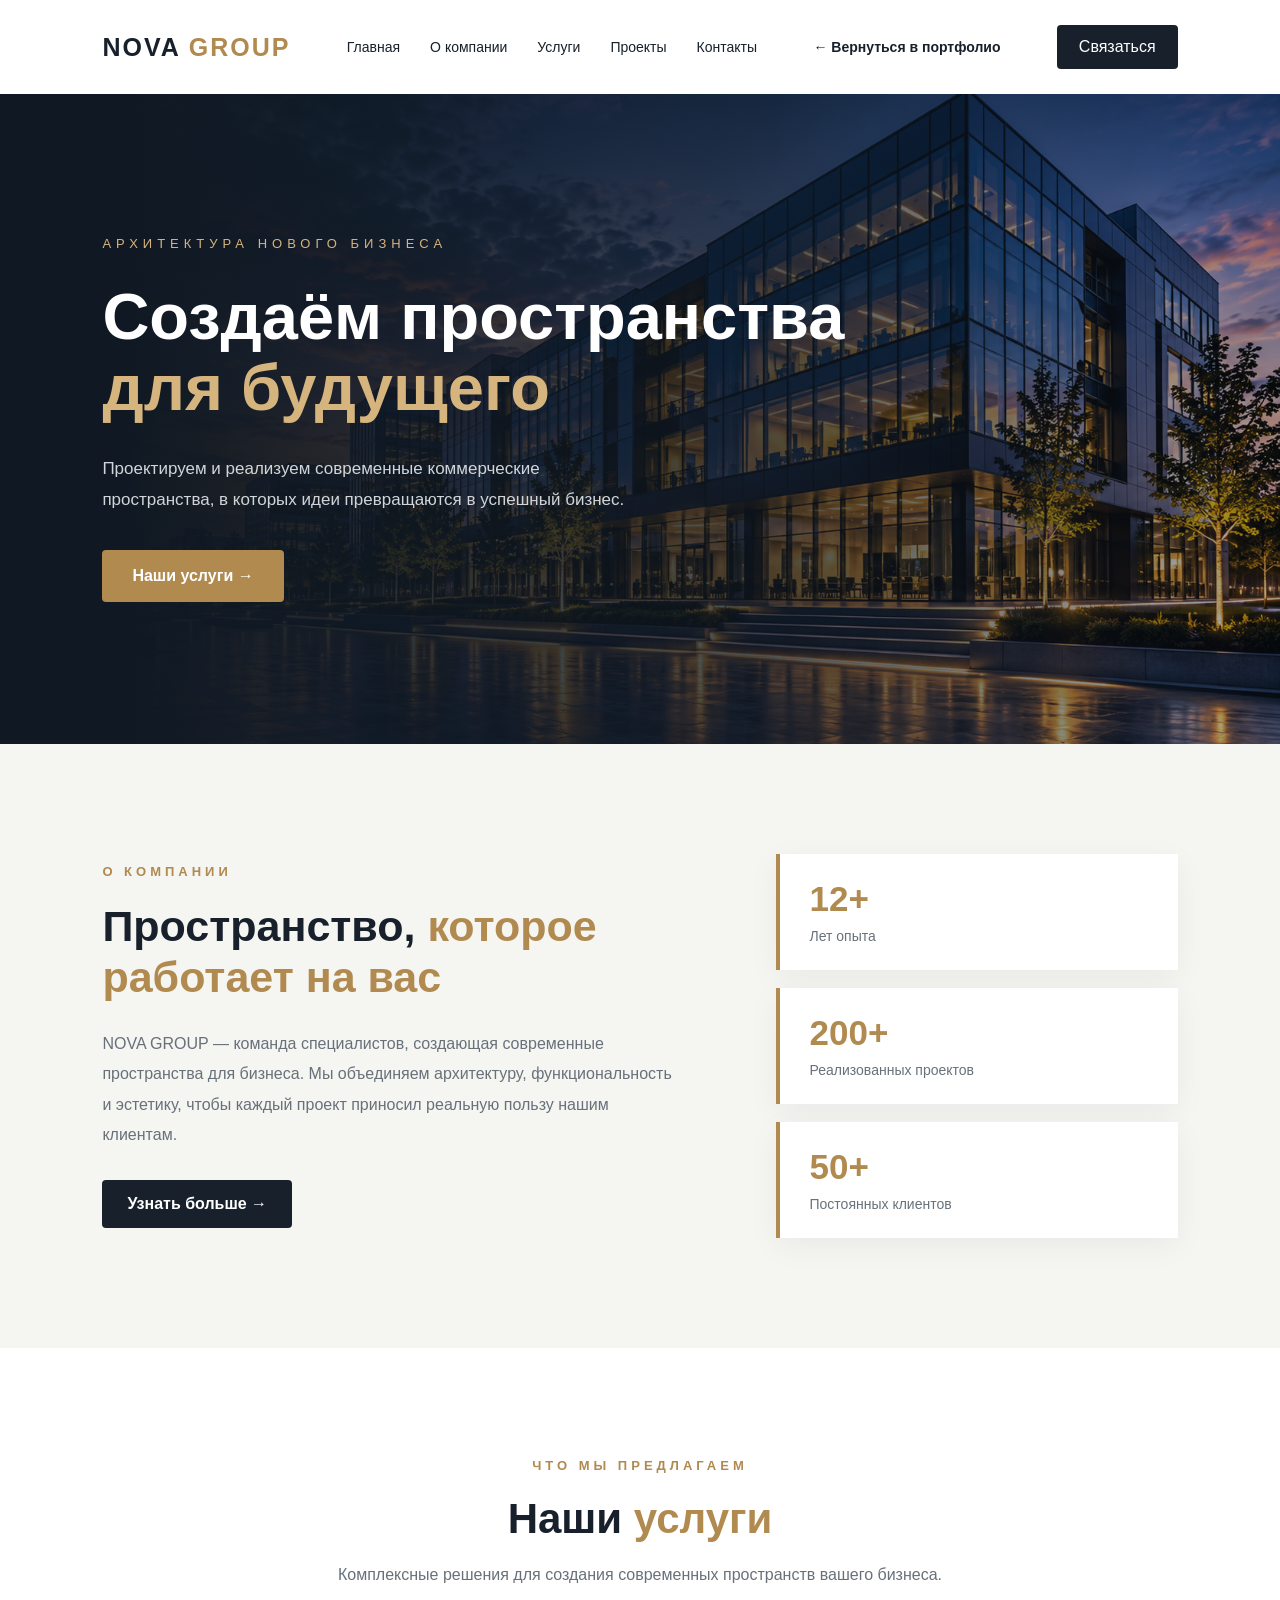
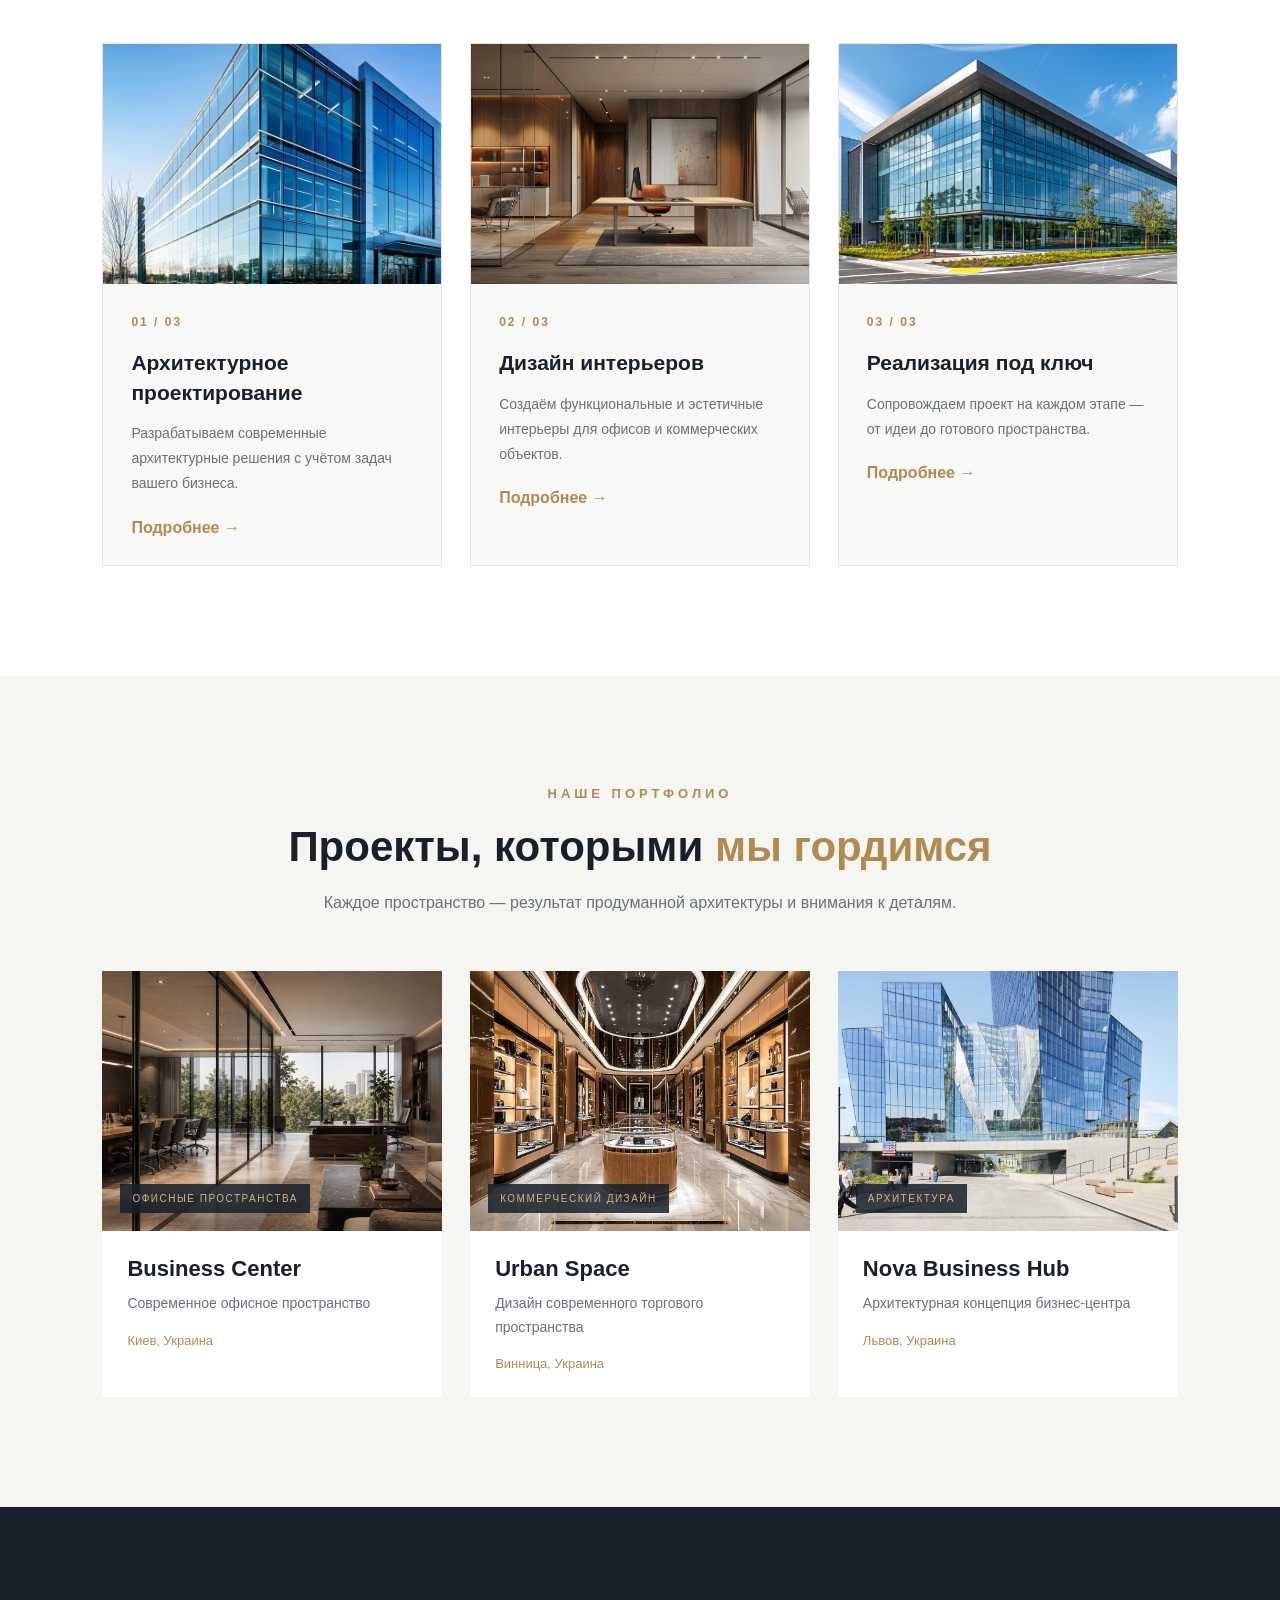
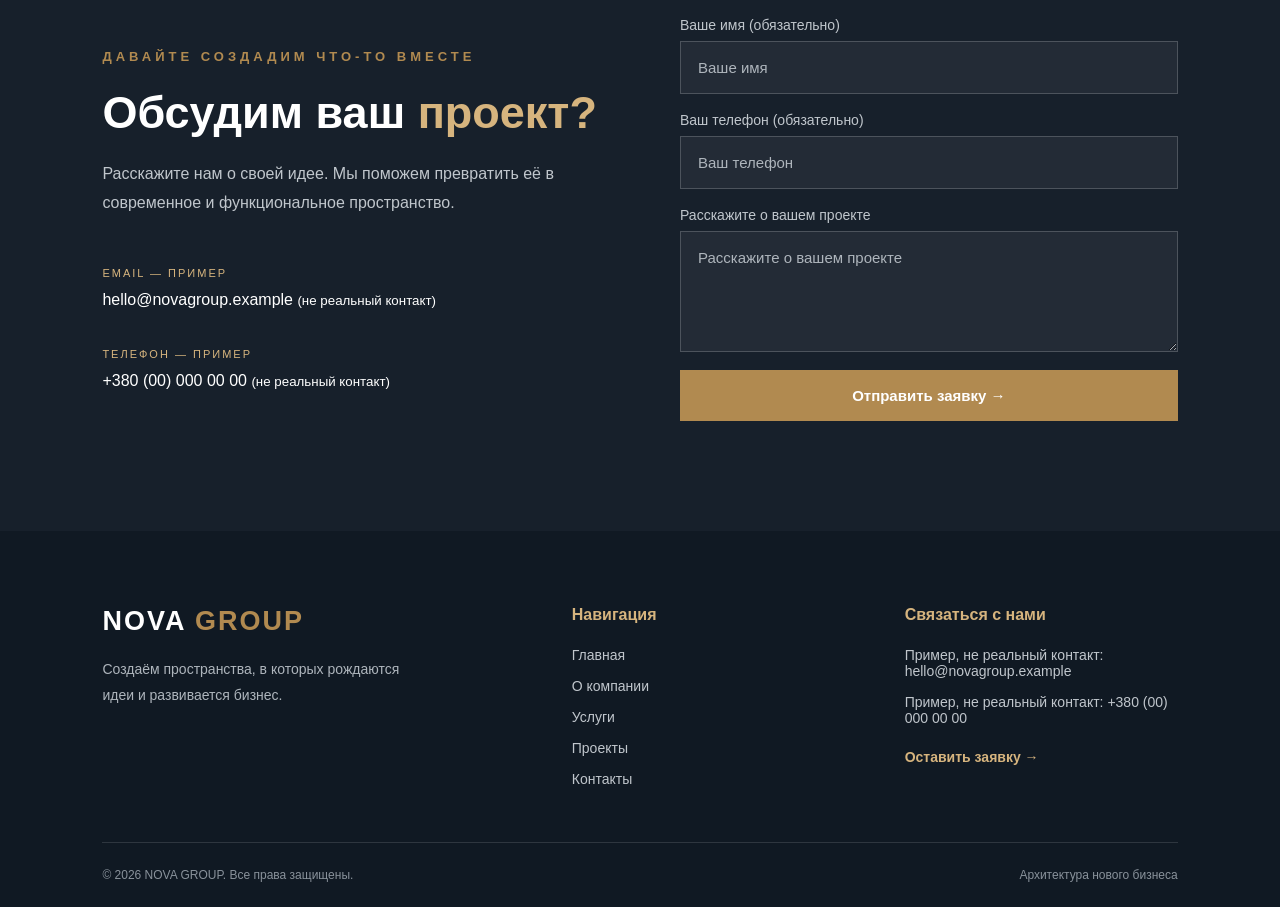
<file: company.html>
<!DOCTYPE html>
<html lang="ru">
<head>
    <meta charset="UTF-8">
    <meta name="viewport" content="width=device-width, initial-scale=1.0">
    <title>NOVA GROUP — Современные пространства для бизнеса</title>
    <meta name="description" content="NOVA GROUP проектирует и реализует современные пространства для бизнеса: архитектура, коммерческие интерьеры и строительство.">
    <meta property="og:title" content="NOVA GROUP — Современные пространства для бизнеса">
    <meta property="og:description" content="NOVA GROUP проектирует и реализует современные пространства для бизнеса: архитектура, коммерческие интерьеры и строительство.">
    <meta property="og:url" content="https://forzaxstorm-crypto.github.io/portfolio/company.html">
    <meta property="og:image" content="https://forzaxstorm-crypto.github.io/portfolio/imeges/nova-group.jpg">
    <meta property="og:type" content="website">

    <style>
        * {
            margin: 0;
            padding: 0;
            box-sizing: border-box;
        }

        html {
            scroll-behavior: smooth;
        }

        body {
            font-family: Arial, sans-serif;
            background: #f5f5f2;
            color: #17202b;
        }

        .skip-link {
            position: fixed;
            top: 1rem;
            left: 1rem;
            z-index: 10000;
            padding: 0.75rem 1rem;
            background: #fff;
            color: #111;
            transform: translateY(calc(-100% - 1rem));
        }

        .skip-link:focus {
            transform: translateY(0);
        }

        /* ШАПКА */

        .header {
            display: flex;
            justify-content: space-between;
            align-items: center;
            padding: 25px 8%;
            background: #ffffff;
        }

        .logo {
            font-size: 25px;
            font-weight: 900;
            letter-spacing: 2px;
        }

        .logo span {
            color: #b18a50;
        }

        .nav {
            display: flex;
            gap: 30px;
        }

        .nav a {
            color: #17202b;
            text-decoration: none;
            font-size: 14px;
            transition: 0.3s;
        }

        .nav a:hover {
            color: #b18a50;
        }

        .header-button {
            padding: 13px 22px;
            background: #17202b;
            color: white;
            text-decoration: none;
            border-radius: 4px;
            transition: 0.3s;
        }

        .header-button:hover {
            background: #b18a50;
        }

        /* ГЛАВНЫЙ ЭКРАН */

        .hero {
            min-height: 650px;
            display: flex;
            align-items: center;
            padding: 100px 8%;
            color: white;
            background:
                linear-gradient(90deg, #101923 10%, #101923bb 60%, #10192355),
                url("imeges/company-hero.jpg") center/cover;
        }

        .hero-content {
            max-width: 750px;
        }

        .hero-tag {
            color: #d6b47e;
            font-size: 13px;
            letter-spacing: 5px;
            text-transform: uppercase;
        }

        .hero h1 {
            margin: 30px 0;
            font-size: 65px;
            line-height: 1.1;
        }

        .hero h1 span {
            color: #d6b47e;
        }

        .hero p {
            max-width: 550px;
            color: #d1d5d9;
            font-size: 17px;
            line-height: 1.8;
            margin-bottom: 35px;
        }

        .hero-button {
            display: inline-block;
            padding: 17px 30px;
            background: #b18a50;
            color: white;
            text-decoration: none;
            font-weight: bold;
            border-radius: 4px;
            transition: 0.3s;
        }

        .hero-button:hover {
            background: #d0aa70;
            transform: translateY(-4px);
        }

        /* АДАПТИВНОСТЬ */

        @media (max-width: 800px) {
            .header {
                flex-direction: column;
                gap: 22px;
            }

            .nav {
                flex-wrap: wrap;
                justify-content: center;
                gap: 18px;
            }

            .hero {
                min-height: 550px;
                padding: 80px 6%;
            }

            .hero h1 {
                font-size: 44px;
            }
        }

/* БЛОК О КОМПАНИИ */

.about {
    padding: 110px 8%;
    background: #f5f5f2;
}

.about-content {
    max-width: 1200px;
    margin: 0 auto;

    display: grid;
    grid-template-columns: 1.2fr 0.8fr;
    align-items: center;
    gap: 70px;
}

.section-tag {
    color: #b18a50;
    font-size: 13px;
    font-weight: bold;
    letter-spacing: 4px;
    margin-bottom: 22px;
}

.about-text h2 {
    max-width: 600px;
    font-size: 43px;
    line-height: 1.2;
    color: #17202b;
    margin-bottom: 25px;
}

.about-text h2 span {
    color: #b18a50;
}

.about-text p {
    max-width: 580px;
    color: #68717a;
    font-size: 16px;
    line-height: 1.9;
    margin-bottom: 30px;
}

.about-button {
    display: inline-block;
    padding: 15px 25px;
    background: #17202b;
    color: white;
    text-decoration: none;
    border-radius: 4px;
    font-weight: bold;
    transition: 0.3s ease;
}

.about-button:hover {
    background: #b18a50;
    transform: translateY(-4px);
}

.about-stats {
    display: grid;
    gap: 18px;
}

.stat-card {
    padding: 25px 30px;
    background: white;
    border-left: 4px solid #b18a50;
    box-shadow: 0 8px 30px #17202b0d;
    transition: 0.3s ease;
}

.stat-card:hover {
    transform: translateX(8px);
    box-shadow: 0 12px 35px #17202b18;
}

.stat-card strong {
    display: block;
    color: #b18a50;
    font-size: 35px;
    margin-bottom: 8px;
}

.stat-card span {
    color: #68717a;
    font-size: 14px;
}

/* АДАПТИВНОСТЬ БЛОКА */

@media (max-width: 800px) {
    .about {
        padding: 75px 6%;
    }

    .about-content {
        grid-template-columns: 1fr;
        gap: 40px;
    }

    .about-text h2 {
        font-size: 34px;
    }
}


/* НАШИ УСЛУГИ */

.services {
    padding: 110px 8%;
    background: #ffffff;
}

.services-heading {
    text-align: center;
    margin-bottom: 55px;
}

.services-heading h2 {
    margin: 18px 0;
    color: #17202b;
    font-size: 42px;
}

.services-heading h2 span {
    color: #b18a50;
}

.services-heading p {
    color: #68717a;
    line-height: 1.7;
}

/* СЕТКА КАРТОЧЕК */

.services-grid {
    display: grid;
    grid-template-columns: repeat(3, 1fr);
    gap: 28px;
    max-width: 1200px;
    margin: 0 auto;
}

/* КАРТОЧКА УСЛУГИ */

.service-card {
    overflow: hidden;
    background: #f8f8f6;
    border: 1px solid #e8e5df;
    transition: transform 0.4s ease, box-shadow 0.4s ease;
}

.service-card:hover {
    transform: translateY(-10px);
    box-shadow: 0 18px 40px #17202b18;
}

/* ФОТОГРАФИЯ */

.service-image {
    height: 240px;
    overflow: hidden;
    background: #e5e2dc;
}

.service-image img {
    width: 100%;
    height: 100%;
    object-fit: cover;
    transition: transform 0.6s ease;
}

.service-card:hover .service-image img {
    transform: scale(1.08);
}

/* ТЕКСТ КАРТОЧКИ */

.service-info {
    padding: 28px;
}

.service-number {
    color: #b18a50;
    font-size: 12px;
    letter-spacing: 2px;
    font-weight: bold;
}

.service-info h3 {
    margin: 18px 0 14px;
    color: #17202b;
    font-size: 21px;
    line-height: 1.4;
}

.service-info p {
    color: #68717a;
    font-size: 14px;
    line-height: 1.8;
    margin-bottom: 22px;
}

.service-info a {
    color: #b18a50;
    text-decoration: none;
    font-weight: bold;
    transition: color 0.3s ease;
}

.service-info a:hover {
    color: #17202b;
}

/* АДАПТИВНОСТЬ УСЛУГ */

@media (max-width: 900px) {
    .services-grid {
        grid-template-columns: repeat(2, 1fr);
    }
}

@media (max-width: 600px) {
    .services {
        padding: 75px 6%;
    }

    .services-heading h2 {
        font-size: 32px;
    }

    .services-grid {
        grid-template-columns: 1fr;
    }
}


/* НАШИ ПРОЕКТЫ */

.projects {
    padding: 110px 8%;
    background: #f5f5f2;
}

.projects-heading {
    text-align: center;
    margin-bottom: 55px;
}

.projects-heading h2 {
    color: #17202b;
    font-size: 42px;
    margin: 18px 0;
}

.projects-heading h2 span {
    color: #b18a50;
}

.projects-heading p {
    color: #68717a;
    line-height: 1.7;
}

.projects-grid {
    max-width: 1200px;
    margin: 0 auto;
    display: grid;
    grid-template-columns: repeat(3, 1fr);
    gap: 28px;
}

.project-card {
    background: #fff;
    overflow: hidden;
    transition: .4s ease;
}

.project-card:hover {
    transform: translateY(-8px);
    box-shadow: 0 18px 40px #17202b18;
}

.project-image {
    height: 260px;
    position: relative;
    overflow: hidden;
    background: #ddd;
}

.project-image img {
    width: 100%;
    height: 100%;
    object-fit: cover;
    transition: transform .6s ease;
}

.project-card:hover .project-image img {
    transform: scale(1.07);
}

.project-category {
    position: absolute;
    left: 18px;
    bottom: 18px;
    padding: 9px 12px;
    background: #17202bd9;
    color: #d6b47e;
    font-size: 10px;
    letter-spacing: 1.5px;
}

.project-info {
    padding: 25px;
}

.project-info h3 {
    color: #17202b;
    font-size: 22px;
    margin-bottom: 10px;
}

.project-info p {
    color: #68717a;
    font-size: 14px;
    line-height: 1.7;
    margin-bottom: 15px;
}

.project-location {
    color: #b18a50;
    font-size: 13px;
}

@media (max-width: 900px) {
    .projects-grid {
        grid-template-columns: repeat(2, 1fr);
    }
}

@media (max-width: 600px) {
    .projects {
        padding: 75px 6%;
    }

    .projects-heading h2 {
        font-size: 32px;
    }

    .projects-grid {
        grid-template-columns: 1fr;
    }
}

/* КОНТАКТЫ */

.contact {
    padding: 110px 8%;
    background: #17202b;
    color: white;
}

.contact-content {
    max-width: 1200px;
    margin: 0 auto;
    display: grid;
    grid-template-columns: 1fr 1fr;
    gap: 80px;
    align-items: center;
}

.contact-text h2 {
    font-size: 45px;
    line-height: 1.2;
    margin: 20px 0;
}

.contact-text h2 span {
    color: #d6b47e;
}

.contact-text > p {
    color: #c0c6cc;
    line-height: 1.8;
    max-width: 480px;
}

.contact-details {
    display: flex;
    flex-wrap: wrap;
    gap: 35px;
    margin-top: 45px;
}

.contact-details span {
    color: #d6b47e;
    font-size: 11px;
    letter-spacing: 2px;
}

.contact-details p {
    margin-top: 10px;
    color: white;
}

.contact-form {
    display: flex;
    flex-direction: column;
    gap: 18px;
}

.contact-field {
    display: flex;
    flex-direction: column;
    gap: 8px;
}

.contact-form label {
    color: #c0c6cc;
    font-size: 14px;
}

.contact-form input,
.contact-form textarea {
    width: 100%;
    padding: 17px;
    background: #ffffff0d;
    border: 1px solid #ffffff30;
    color: white;
    font-family: Arial, sans-serif;
    font-size: 15px;
    outline: none;
}

.contact-form input:focus,
.contact-form textarea:focus {
    border-color: #d6b47e;
}

.contact-form input::placeholder,
.contact-form textarea::placeholder {
    color: #aeb5bc;
}

.contact-form textarea {
    resize: vertical;
}

.contact-form button {
    padding: 17px;
    border: none;
    background: #b18a50;
    color: white;
    font-size: 15px;
    font-weight: bold;
    cursor: pointer;
    transition: .3s ease;
}

.contact-form button:hover {
    background: #d0aa70;
    transform: translateY(-3px);
}

@media (max-width: 800px) {
    .contact {
        padding: 75px 6%;
    }

    .contact-content {
        grid-template-columns: 1fr;
        gap: 45px;
    }

    .contact-text h2 {
        font-size: 35px;
    }
}

/* FOOTER */

.footer {
    padding: 75px 8% 25px;
    background: #101923;
    color: white;
}

.footer-content {
    max-width: 1200px;
    margin: 0 auto;
    display: grid;
    grid-template-columns: 1.5fr 1fr 1fr;
    gap: 60px;
    padding-bottom: 55px;
}

.footer-logo {
    font-size: 27px;
    font-weight: 900;
    letter-spacing: 2px;
}

.footer-logo span {
    color: #b18a50;
}

.footer-brand p {
    max-width: 300px;
    margin-top: 20px;
    color: #aeb5bc;
    font-size: 14px;
    line-height: 1.8;
}

.footer-links,
.footer-contact {
    display: flex;
    flex-direction: column;
    align-items: flex-start;
    gap: 15px;
}

.footer-links h3,
.footer-contact h3 {
    margin-bottom: 8px;
    font-size: 16px;
    color: #d6b47e;
}

.footer-links a,
.footer-contact a {
    color: #c0c6cc;
    text-decoration: none;
    font-size: 14px;
    transition: .3s ease;
}

.footer-links a:hover,
.footer-contact a:hover {
    color: #d6b47e;
    transform: translateX(4px);
}

.footer-contact p {
    color: #c0c6cc;
    font-size: 14px;
}

.footer-contact a {
    margin-top: 8px;
    color: #d6b47e;
    font-weight: bold;
}

.footer-bottom {
    max-width: 1200px;
    margin: 0 auto;
    padding-top: 25px;
    border-top: 1px solid #ffffff20;
    display: flex;
    justify-content: space-between;
    gap: 20px;
    color: #89929b;
    font-size: 12px;
}

@media (max-width: 800px) {
    .footer {
        padding: 60px 6% 25px;
    }

    .footer-content {
        grid-template-columns: 1fr 1fr;
        gap: 40px;
    }

    .footer-brand {
        grid-column: 1 / -1;
    }

    .footer-bottom {
        flex-direction: column;
    }
}

@media (max-width: 500px) {
    .footer-content {
        grid-template-columns: 1fr;
    }

    .footer-brand {
        grid-column: auto;
    }
}


/* АНИМАЦИИ ПОЯВЛЕНИЯ */

.reveal {
    opacity: 0;
    transform: translateY(35px);
    transition: opacity .8s ease, transform .8s ease;
}

.reveal.visible {
    opacity: 1;
    transform: translateY(0);
}

/* Доступность: отключаем движение по настройке пользователя */

@media (prefers-reduced-motion: reduce) {
    html {
        scroll-behavior: auto;
    }

    *,
    *::before,
    *::after {
        animation-duration: .01ms !important;
        transition-duration: .01ms !important;
    }

    .reveal {
        opacity: 1;
        transform: none;
    }
}

/* ДОПОЛНИТЕЛЬНАЯ МОБИЛЬНАЯ ЗАЩИТА */

@media (max-width: 600px) {
    .hero h1 {
        font-size: clamp(34px, 9vw, 44px);
    }

    .hero {
        padding-left: 6%;
        padding-right: 6%;
    }

    .contact-details {
        flex-direction: column;
        gap: 22px;
    }

    .contact-form button {
        width: 100%;
    }
}

.form-status {
    color: #d6b47e;
    font-size: 14px;
    line-height: 1.7;
    padding: 12px 0;
}

.portfolio-link {
    display: inline-block;
    color: #17202b;
    text-decoration: none;
    font-size: 14px;
    font-weight: bold;
    transition: .3s ease;
}

.portfolio-link:hover {
    color: #b18a50;
    transform: translateX(-4px);
}

/* ШАПКА С КНОПКОЙ ВОЗВРАТА */

.header {
    gap: 20px;
}

.portfolio-link {
    white-space: nowrap;
}

@media (max-width: 1100px) {
    .header {
        flex-wrap: wrap;
        justify-content: center;
    }

    .nav {
        order: 3;
        width: 100%;
        justify-content: center;
        flex-wrap: wrap;
    }
}

    </style>
</head>

<body>

    <a class="skip-link" href="#main-content">Перейти к основному содержимому</a>

    <!-- ШАПКА -->

    <header class="header">
        <div class="logo">NOVA <span>GROUP</span></div>

        <nav class="nav">
            <a href="#home">Главная</a>
            <a href="#about">О компании</a>
            <a href="#services">Услуги</a>
            <a href="#projects">Проекты</a>
            <a href="#contact">Контакты</a>

        </nav>

        <a href="index.html" class="portfolio-link">
    ← Вернуться в портфолио
</a>

        <a href="#contact" class="header-button">Связаться</a>
    </header>

    <!-- ГЛАВНЫЙ ЭКРАН -->

    <main id="main-content" tabindex="-1">
        <section class="hero" id="home">
            <div class="hero-content">
                <div class="hero-tag">Архитектура нового бизнеса</div>

                <h1>
                    Создаём пространства
                    <span>для будущего</span>
                </h1>

                <p>
                    Проектируем и реализуем современные коммерческие
                    пространства, в которых идеи превращаются
                    в успешный бизнес.
                </p>

                <a href="#services" class="hero-button">
                    Наши услуги →
                </a>
            </div>
        </section>

        <!-- О КОМПАНИИ -->

        <section class="about" id="about">
            <div class="about-content">

                <div class="about-text">
                    <div class="section-tag">О КОМПАНИИ</div>

                    <h2>
                        Пространство,
                        <span>которое работает на вас</span>
                    </h2>

                    <p>
                        NOVA GROUP — команда специалистов,
                        создающая современные пространства для бизнеса.
                        Мы объединяем архитектуру, функциональность
                        и эстетику, чтобы каждый проект приносил
                        реальную пользу нашим клиентам.
                    </p>

                    <a href="#services" class="about-button">
                        Узнать больше →
                    </a>
                </div>

                <div class="about-stats">

                    <div class="stat-card">
                        <strong>12+</strong>
                        <span>Лет опыта</span>
                    </div>

                    <div class="stat-card">
                        <strong>200+</strong>
                        <span>Реализованных проектов</span>
                    </div>

                    <div class="stat-card">
                        <strong>50+</strong>
                        <span>Постоянных клиентов</span>
                    </div>

                </div>

            </div>
        </section>


        <!-- НАШИ УСЛУГИ -->

        <section class="services" id="services">
            <div class="services-heading">
                <div class="section-tag">ЧТО МЫ ПРЕДЛАГАЕМ</div>
                <h2>Наши <span>услуги</span></h2>
                <p>
                    Комплексные решения для создания
                    современных пространств вашего бизнеса.
                </p>
            </div>

            <div class="services-grid">

                <article class="service-card">
                    <div class="service-image">
                        <img src="imeges/service-architecture.jpg"
                             alt="Архитектурное проектирование">
                    </div>
                    <div class="service-info">
                        <span class="service-number">01 / 03</span>
                        <h3>Архитектурное проектирование</h3>
                        <p>
                            Разрабатываем современные архитектурные
                            решения с учётом задач вашего бизнеса.
                        </p>
                        <a href="#contact">Подробнее →</a>
                    </div>
                </article>

                <article class="service-card">
                    <div class="service-image">
                        <img src="imeges/service-interior.jpg"
                             alt="Дизайн коммерческих пространств">
                    </div>
                    <div class="service-info">
                        <span class="service-number">02 / 03</span>
                        <h3>Дизайн интерьеров</h3>
                        <p>
                            Создаём функциональные и эстетичные
                            интерьеры для офисов и коммерческих объектов.
                        </p>
                        <a href="#contact">Подробнее →</a>
                    </div>
                </article>

                <article class="service-card">
                    <div class="service-image">
                        <img src="imeges/service-construction.jpg"
                             alt="Реализация проектов">
                    </div>
                    <div class="service-info">
                        <span class="service-number">03 / 03</span>
                        <h3>Реализация под ключ</h3>
                        <p>
                            Сопровождаем проект на каждом этапе —
                            от идеи до готового пространства.
                        </p>
                        <a href="#contact">Подробнее →</a>
                    </div>
                </article>

            </div>
        </section>

        <!-- НАШИ ПРОЕКТЫ -->

        <section class="projects" id="projects">
            <div class="projects-heading">
                <div class="section-tag">НАШЕ ПОРТФОЛИО</div>
                <h2>Проекты, которыми <span>мы гордимся</span></h2>
                <p>Каждое пространство — результат продуманной архитектуры и внимания к деталям.</p>
            </div>

            <div class="projects-grid">

                <article class="project-card">
                    <div class="project-image">
                        <img src="imeges/project-office.jpg" alt="Современный офис">
                        <span class="project-category">ОФИСНЫЕ ПРОСТРАНСТВА</span>
                    </div>
                    <div class="project-info">
                        <h3>Business Center</h3>
                        <p>Современное офисное пространство</p>
                        <span class="project-location">Киев, Украина</span>
                    </div>
                </article>

                <article class="project-card">
                    <div class="project-image">
                        <img src="imeges/project-store.jpg" alt="Коммерческое пространство">
                        <span class="project-category">КОММЕРЧЕСКИЙ ДИЗАЙН</span>
                    </div>
                    <div class="project-info">
                        <h3>Urban Space</h3>
                        <p>Дизайн современного торгового пространства</p>
                        <span class="project-location">Винница, Украина</span>
                    </div>
                </article>

                <article class="project-card">
                    <div class="project-image">
                        <img src="imeges/project-building.jpg" alt="Архитектура бизнес-центра">
                        <span class="project-category">АРХИТЕКТУРА</span>
                    </div>
                    <div class="project-info">
                        <h3>Nova Business Hub</h3>
                        <p>Архитектурная концепция бизнес-центра</p>
                        <span class="project-location">Львов, Украина</span>
                    </div>
                </article>

            </div>
        </section>

        <!-- КОНТАКТЫ -->

        <section class="contact" id="contact">
            <div class="contact-content">
                <div class="contact-text">
                    <div class="section-tag">ДАВАЙТЕ СОЗДАДИМ ЧТО-ТО ВМЕСТЕ</div>
                    <h2>Обсудим ваш <span>проект?</span></h2>
                    <p>
                        Расскажите нам о своей идее.
                        Мы поможем превратить её в современное
                        и функциональное пространство.
                    </p>

                    <div class="contact-details">
                        <div>
                            <span>EMAIL — ПРИМЕР</span>
                            <p>hello@novagroup.example <small>(не реальный контакт)</small></p>
                        </div>
                        <div>
                            <span>ТЕЛЕФОН — ПРИМЕР</span>
                            <p>+380 (00) 000 00 00 <small>(не реальный контакт)</small></p>
                        </div>
                    </div>
                </div>

                <form class="contact-form">
                    <div class="contact-field">
                        <label for="contact-name">Ваше имя (обязательно)</label>
                        <input id="contact-name" type="text" placeholder="Ваше имя" required>
                    </div>
                    <div class="contact-field">
                        <label for="contact-phone">Ваш телефон (обязательно)</label>
                        <input id="contact-phone" type="tel" placeholder="Ваш телефон" required>
                    </div>
                    <div class="contact-field">
                        <label for="contact-message">Расскажите о вашем проекте</label>
                        <textarea id="contact-message" placeholder="Расскажите о вашем проекте" rows="5"></textarea>
                    </div>
                    <button type="submit">Отправить заявку →</button>
                </form>
            </div>
        </section>

    </main>

    <!-- FOOTER -->

    <footer class="footer">
        <div class="footer-content">

            <div class="footer-brand">
                <div class="footer-logo">NOVA <span>GROUP</span></div>
                <p>
                    Создаём пространства, в которых
                    рождаются идеи и развивается бизнес.
                </p>
            </div>

            <div class="footer-links">
                <h3>Навигация</h3>
                <a href="#home">Главная</a>
                <a href="#about">О компании</a>
                <a href="#services">Услуги</a>
                <a href="#projects">Проекты</a>
                <a href="#contact">Контакты</a>
            </div>

            <div class="footer-contact">
                <h3>Связаться с нами</h3>
                <p>Пример, не реальный контакт: hello@novagroup.example</p>
                <p>Пример, не реальный контакт: +380 (00) 000 00 00</p>
                <a href="#contact">Оставить заявку →</a>
            </div>

        </div>

        <div class="footer-bottom">
            <p>© 2026 NOVA GROUP. Все права защищены.</p>
            <span>Архитектура нового бизнеса</span>
        </div>
    </footer>

<script>

document.addEventListener("DOMContentLoaded", function () {

    // 1. АНИМАЦИЯ ПОЯВЛЕНИЯ БЛОКОВ

    const animatedElements = document.querySelectorAll(
        ".hero-content, .about-content, .services-heading, " +
        ".service-card, .projects-heading, .project-card, " +
        ".contact-content, .footer-content"
    );

    animatedElements.forEach(function (element) {
        element.classList.add("reveal");
    });

    if ("IntersectionObserver" in window) {
        const observer = new IntersectionObserver(
            function (entries, observerInstance) {
                entries.forEach(function (entry) {
                    if (entry.isIntersecting) {
                        entry.target.classList.add("visible");
                        observerInstance.unobserve(entry.target);
                    }
                });
            },
            {
                threshold: 0.15
            }
        );

        animatedElements.forEach(function (element) {
            observer.observe(element);
        });
    } else {
        animatedElements.forEach(function (element) {
            element.classList.add("visible");
        });
    }


    // 2. КОНТАКТНАЯ ФОРМА

    const contactForm = document.querySelector(".contact-form");

    if (contactForm) {
        contactForm.addEventListener("submit", function (event) {
            event.preventDefault();

            if (!contactForm.checkValidity()) {
                contactForm.reportValidity();
                return;
            }

            let status = contactForm.querySelector(".form-status");

            if (!status) {
                status = document.createElement("p");
                status.className = "form-status";
                status.setAttribute("role", "status");
                status.setAttribute("aria-live", "polite");
                contactForm.appendChild(status);
            }

            status.textContent =
                "Это демонстрационная форма. Отправка данных пока недоступна.";
        });
    }

});
</script>

</body>
</html>
</file>
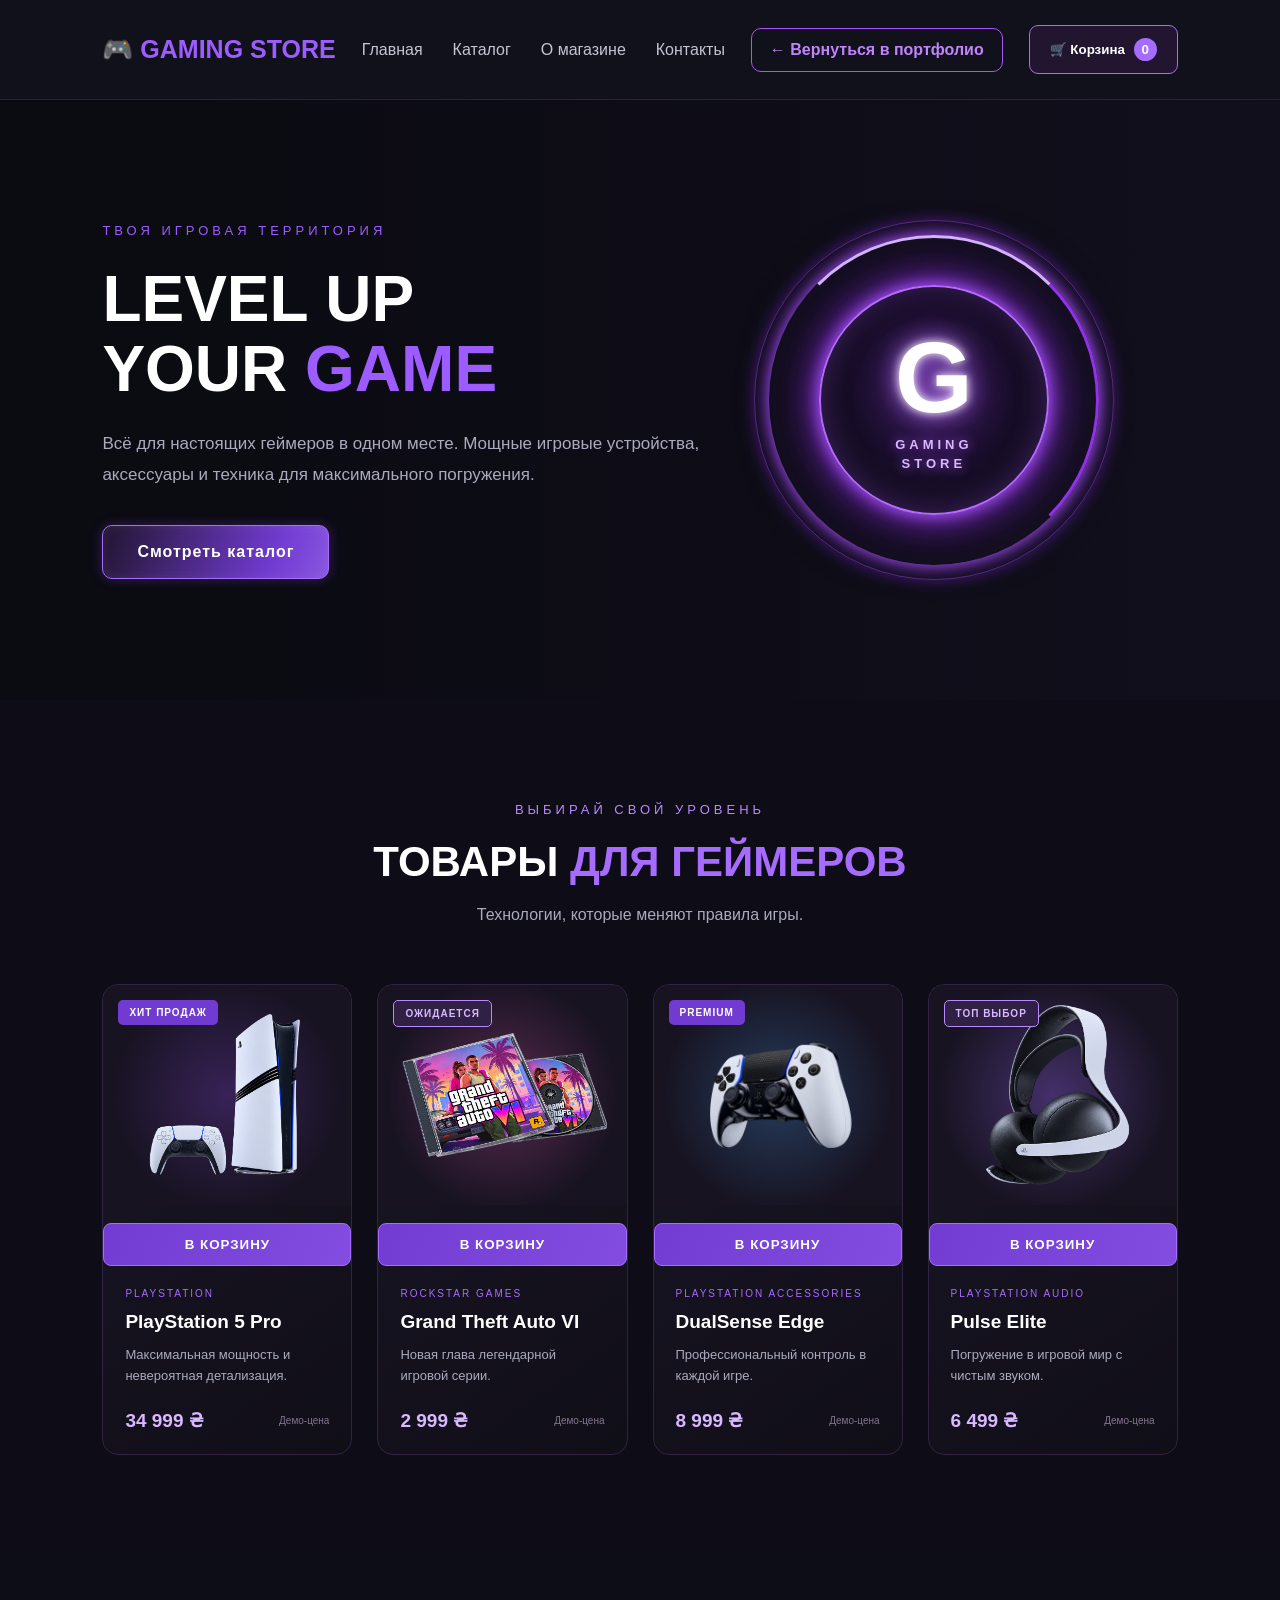
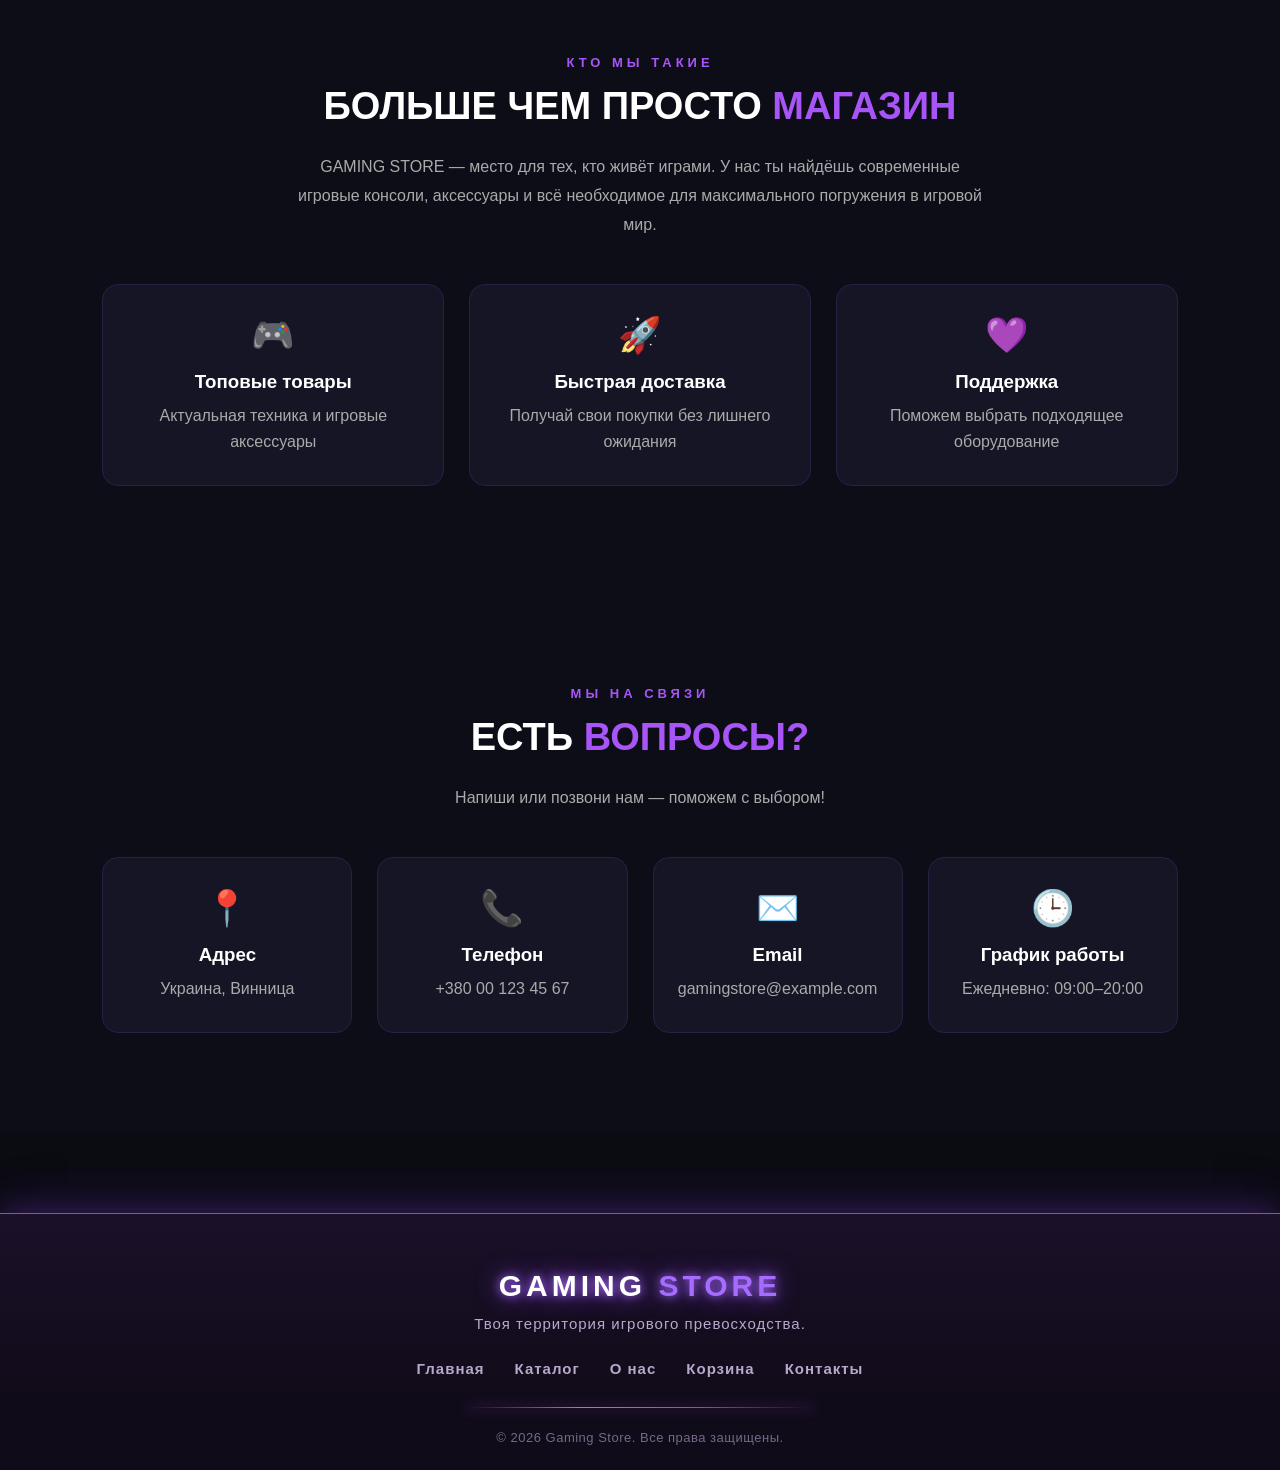
<file: gaming.html>
<!DOCTYPE html>
<html lang="ru">
<head>
    <meta charset="UTF-8">
    <meta name="viewport" content="width=device-width, initial-scale=1.0">
    <title>Gaming Store — Магазин игровых товаров</title>
    <meta name="description" content="Gaming Store — каталог игровых консолей и аксессуаров с демонстрационными ценами и корзиной покупок.">
    <meta property="og:title" content="Gaming Store — Магазин игровых товаров">
    <meta property="og:description" content="Gaming Store — каталог игровых консолей и аксессуаров с демонстрационными ценами и корзиной покупок.">
    <meta property="og:url" content="https://forzaxstorm-crypto.github.io/portfolio/gaming.html">
    <meta property="og:image" content="https://forzaxstorm-crypto.github.io/portfolio/imeges/ps5-pro.jpg">
    <meta property="og:type" content="website">

    <style>
        * {
            margin: 0;
            padding: 0;
            box-sizing: border-box;
        }

        html {
            scroll-behavior: smooth;
        }

        body {
            background: #0b0b12;
            color: #ffffff;
            font-family: Arial, sans-serif;
        }

        .skip-link {
            position: fixed;
            top: 1rem;
            left: 1rem;
            z-index: 10000;
            padding: 0.75rem 1rem;
            background: #fff;
            color: #111;
            transform: translateY(calc(-100% - 1rem));
        }

        .skip-link:focus {
            transform: translateY(0);
        }

        /* ШАПКА */

        .header {
            display: flex;
            justify-content: space-between;
            align-items: center;
            padding: 25px 8%;
            background: #11111b;
            border-bottom: 1px solid #252538;
        }

        .logo {
            font-size: 25px;
            font-weight: bold;
            color: #9d5cff;
        }

        .nav {
            display: flex;
            gap: 30px;
        }

        .nav a {
            color: #c4c4d4;
            text-decoration: none;
            transition: 0.3s;
        }

        .nav a:hover {
            color: #9d5cff;
        }

        /* ГЛАВНЫЙ ЭКРАН */

        .hero {
            min-height: 600px;
            padding: 100px 8%;
            display: flex;
            align-items: center;

            background:
                linear-gradient(90deg, #0b0b12 15%, rgba(11,11,18,0.5)),
                #171326;
        }

        .hero-content {
            max-width: 650px;
        }

        .hero-tag {
            color: #9d5cff;
            text-transform: uppercase;
            letter-spacing: 4px;
            font-size: 13px;
        }

        .hero h1 {
            font-size: 64px;
            line-height: 1.1;
            margin: 25px 0;
        }

        .hero h1 span {
            color: #9d5cff;
        }

/* НЕОНОВЫЙ ЛОГОТИП GAMING STORE */

.hero {
    justify-content: space-between;
    gap: 40px;
    overflow: hidden;
}

.hero-emblem {
    position: relative;
    width: 380px;
    height: 380px;
    flex-shrink: 0;
    display: flex;
    justify-content: center;
    align-items: center;
    margin-right: 5%;
    isolation: isolate;
}

.emblem-core {
    position: relative;
    z-index: 2;
    width: 230px;
    height: 230px;
    border-radius: 50%;
    display: flex;
    flex-direction: column;
    justify-content: center;
    align-items: center;
    background: radial-gradient(circle, #281442, #100b1c 70%);
    border: 2px solid #b56aff;
    box-shadow:
        0 0 15px #a855f7,
        0 0 35px #9333ea,
        0 0 75px #7e22ce88,
        inset 0 0 30px #a855f755;
    animation: emblemPulse 2.5s ease-in-out infinite;
}

.emblem-letter {
    font-size: 100px;
    line-height: 1;
    font-weight: 900;
    color: #ffffff;
    text-shadow:
        0 0 10px #ffffff,
        0 0 25px #c084fc,
        0 0 50px #9333ea;
}

.emblem-name {
    margin-top: 8px;
    text-align: center;
    font-size: 13px;
    font-weight: bold;
    letter-spacing: 4px;
    line-height: 1.5;
    color: #d8b8ff;
    text-shadow: 0 0 12px #a855f7;
}

.emblem-ring {
    position: absolute;
    z-index: 1;
    width: 330px;
    height: 330px;
    border: 3px solid transparent;
    border-top-color: #d8b8ff;
    border-right-color: #9333ea;
    border-radius: 50%;
    box-shadow:
        0 0 15px #a855f7,
        0 0 30px #9333ea66;
    animation: emblemRotate 5s linear infinite;
}

.emblem-orbit {
    position: absolute;
    z-index: 3;
    width: 360px;
    height: 360px;
    border: 1px solid #a855f766;
    border-radius: 50%;
    box-shadow: 0 0 15px #9333ea55;
    animation: emblemRotate 9s linear infinite reverse;
}

@keyframes emblemRotate {
    from {
        transform: rotate(0deg);
    }
    to {
        transform: rotate(360deg);
    }
}

@keyframes emblemPulse {
    0%, 100% {
        box-shadow:
            0 0 15px #a855f7,
            0 0 35px #9333ea,
            0 0 75px #7e22ce88,
            inset 0 0 30px #a855f755;
    }
    50% {
        box-shadow:
            0 0 25px #d8b8ff,
            0 0 55px #a855f7,
            0 0 100px #9333eaaa,
            inset 0 0 45px #c084fc88;
    }

}

/* ПОЯВЛЕНИЕ ЛОГОТИПА ПРИ ЗАГРУЗКЕ */

.hero-emblem {
    animation: emblemIntro 1.5s ease-out both;
}

@keyframes emblemIntro {
    0% {
        opacity: 0;
        filter: blur(15px) brightness(2.5);
    }

    60% {
        opacity: 1;
        filter: blur(0) brightness(1.8);
    }

    100% {
        opacity: 1;
        filter: blur(0) brightness(1);
    }
}

/* ЭФФЕКТ ПРИ НАВЕДЕНИИ НА ЛОГОТИП */

.emblem-core {
    transition: transform 0.4s ease, filter 0.4s ease;
}

.hero-emblem:hover .emblem-core {
    transform: scale(1.12);
    filter: brightness(1.4);
}

.hero-emblem:hover .emblem-ring {
    filter: brightness(1.8);
    box-shadow:
        0 0 20px #d8b8ff,
        0 0 45px #a855f7,
        0 0 75px #9333ea;
}

.hero-emblem:hover .emblem-orbit {
    box-shadow:
        0 0 20px #c084fc,
        0 0 40px #9333ea;
    border-color: #c084fc;
}

        .hero p {
            color: #aaaabd;
            line-height: 1.8;
            font-size: 17px;
            margin-bottom: 35px;
        }

        .hero-button {
            display: inline-block;
            padding: 16px 30px;
            background: #8b45ed;
            color: white;
            text-decoration: none;
            border-radius: 8px;
            font-weight: bold;
            transition: 0.3s;
        }

        
.hero-button {
    position: relative;
    display: inline-block;
    padding: 17px 34px;
    color: #ffffff;
    text-decoration: none;
    font-weight: bold;
    letter-spacing: 1px;
    border-radius: 10px;
    border: 1px solid #a66cff;

    background: linear-gradient(
        110deg,
        #21152f,
        #713bd1,
        #b78aff,
        #5424a8,
        #21152f
    );

    background-size: 300% 300%;

    box-shadow:
        0 0 12px #8b45ed55,
        inset 0 0 12px #ffffff12;

    transition:
        transform 0.4s ease,
        box-shadow 0.4s ease,
        border-color 0.4s ease;
}

.hero-button:hover {
    transform: scale(1.09);

    background-size: 300% 300%;
    animation: neonFlow 2s ease infinite;

    border-color: #d8b8ff;

    box-shadow:
        0 0 12px #a66cff,
        0 0 28px #8b45ed,
        0 0 55px #713bd188,
        inset 0 0 15px #ffffff30;
}

@keyframes neonFlow {
    0% {
        background-position: 0% 50%;
    }

    50% {
        background-position: 100% 50%;
    }

    100% {
        background-position: 0% 50%;
    }
}


        /* АДАПТАЦИЯ */

       @media (max-width: 700px) {
    .header {
        flex-direction: column;
        gap: 22px;
        padding: 22px 5%;
    }

    .nav {
        display: flex;
        flex-wrap: wrap;
        justify-content: center;
        gap: 12px 22px;
        width: 100%;
    }

    .nav a {
        padding: 8px 4px;
        font-size: 15px;
    }

            .hero {
                min-height: 500px;
                padding: 70px 6%;
            }

            .hero h1 {
                font-size: 42px;
            }
                .hero {
        flex-direction: column;
        justify-content: center;
        text-align: center;
        gap: 50px;
    }

    .hero-emblem {
        width: 280px;
        height: 280px;
        margin: 0 auto;
        transform: scale(0.8);
    }

        }

/* КАТАЛОГ */
.catalog {
    padding: 100px 8%;
    background: #0e0c16;
}

.catalog-heading {
    text-align: center;
    margin-bottom: 60px;
}

.catalog-tag {
    color: #b78aff;
    letter-spacing: 4px;
    font-size: 13px;
    text-transform: uppercase;
}

.catalog-heading h2 {
    font-size: 42px;
    margin: 20px 0;
}

.catalog-heading h2 span {
    color: #a66cff;
}

.catalog-heading p {
    color: #aaaabd;
}

/* СЕТКА ТОВАРОВ */
.product-grid {
    display: grid;
    grid-template-columns: repeat(4, 1fr);
    gap: 25px;
}

.product-card {
    position: relative;
    overflow: hidden;
    background: linear-gradient(145deg, #1b1728, #100e17);
    border: 1px solid #302442;
    border-radius: 16px;
    transition: 0.4s ease;
}

.product-card:hover {
    transform: translateY(-12px) scale(1.02);
    border-color: #a66cff;
    box-shadow:
        0 0 15px #8b45ed66,
        0 0 35px #8b45ed33,
        0 15px 35px #00000088;
}

/* НЕОНОВОЕ СКАНИРОВАНИЕ КАРТОЧЕК */

.product-card {
    position: relative;
    overflow: hidden;
}

.product-card::after {
    content: "";
    position: absolute;
    top: -100%;
    left: 0;
    width: 100%;
    height: 60%;
    pointer-events: none;

    background: linear-gradient(
        to bottom,
        transparent,
        #c084fc33,
        #c084fcaa,
        #c084fc33,
        transparent
    );

    opacity: 0;
    transform: skewY(-8deg);
}

.product-card:hover::after {
    opacity: 1;
    animation: cardScan 1.2s ease-in-out;
}

@keyframes cardScan {
    0% {
        top: -100%;
    }

    100% {
        top: 150%;
    }
}

/* НЕОНОВАЯ ПОДСВЕТКА НАЗВАНИЯ ТОВАРА */

.product-card h3 {
    transition:
        color 0.35s ease,
        text-shadow 0.35s ease;
}

.product-card:hover h3 {
    color: #d8b8ff;
    text-shadow:
        0 0 5px #c084fc,
        0 0 12px #a855f7,
        0 0 25px #9333ea;
}

/* ЭНЕРГЕТИЧЕСКАЯ РАМКА КАРТОЧКИ */

.product-card:hover {
    animation: cardEnergy 1.8s ease-in-out infinite alternate;
}

@keyframes cardEnergy {
    0% {
        box-shadow:
            0 0 8px #9333ea55,
            0 0 18px #9333ea33,
            inset 0 0 8px #a855f711;
        border-color: #9333ea;
    }

    100% {
        box-shadow:
            0 0 15px #c084fcaa,
            0 0 35px #9333eaaa,
            0 0 55px #7e22ce66,
            inset 0 0 20px #a855f733;
        border-color: #d8b8ff;
    }
}

/* ПОЯВЛЕНИЕ КАРТОЧЕК КАК ИГРОВОГО ИНВЕНТАРЯ */

.product-card.reveal-ready {
    opacity: 0;
    transform: translateY(40px) scale(0.96);
    filter: brightness(0.6);
    transition:
        opacity 0.8s ease,
        transform 0.8s ease,
        filter 0.8s ease;
}

.product-card.reveal-ready.is-visible {
    opacity: 1;
    transform: translateY(0) scale(1);
    filter: brightness(1);
}

.product-badge {
    position: absolute;
    top: 15px;
    left: 15px;
    z-index: 2;
    padding: 7px 11px;
    border-radius: 5px;
    background: #713bd1;
    color: white;
    font-size: 10px;
    font-weight: bold;
    letter-spacing: 1px;
}

.new-badge {
    background: #302044;
    border: 1px solid #b78aff;
    color: #d8b8ff;
}

/* ВИЗУАЛЬНЫЕ ПЛОЩАДКИ ТОВАРОВ */
.product-visual {
    height: 220px;
    display: flex;
    justify-content: center;
    align-items: center;
    background: radial-gradient(circle, #382257, #171321 70%);
    overflow: hidden;
}

.product-visual span {
    font-size: 85px;
    filter: drop-shadow(0 0 18px #b78aff88);
    transition: 0.4s;
}

.product-card:hover .product-visual span {
    transform: scale(1.2) rotate(-5deg);
    filter: drop-shadow(0 0 30px #b78aff);
}

.gta-visual {
    background: radial-gradient(circle, #592a50, #171321 70%);
}

.controller-visual {
    background: radial-gradient(circle, #263c5c, #171321 70%);
}

.headset-visual {
    background: radial-gradient(circle, #44306a, #171321 70%);
}

/* ИНФОРМАЦИЯ О ТОВАРЕ */
.product-info {
    padding: 22px;
}

.product-category {
    color: #a66cff;
    font-size: 10px;
    letter-spacing: 2px;
    margin-bottom: 12px;
}

.product-info h3 {
    font-size: 19px;
    margin-bottom: 12px;
}

.product-description {
    color: #aaaabd;
    font-size: 13px;
    line-height: 1.6;
    min-height: 42px;
}

.product-bottom {
    display: flex;
    justify-content: space-between;
    align-items: center;
    gap: 8px;
    margin-top: 22px;
}

.product-bottom strong {
    color: #d8b8ff;
    font-size: 19px;
}

.product-demo {
    color: #82758f;
    font-size: 10px;
}

/* АДАПТАЦИЯ КАТАЛОГА */
@media (max-width: 1000px) {
    .product-grid {
        grid-template-columns: repeat(2, 1fr);
    }
}

@media (max-width: 500px) {
    .catalog {
        padding: 70px 6%;
    }

    .catalog-heading h2 {
        font-size: 30px;
    }

    .product-grid {
        grid-template-columns: 1fr;
    }
}

.product-visual img {
    width: 100%;
    height: 100%;
    object-fit: contain;
    padding: 20px;
    transition: 0.4s ease;
}

.product-card:hover .product-visual img {
    transform: scale(1.1);
}
/* КНОПКА КОРЗИНЫ В ШАПКЕ */
.cart-button {
    padding: 12px 20px;
    border: 1px solid #a66cff;
    border-radius: 9px;
    background: #21152f;
    color: white;
    font-weight: bold;
    cursor: pointer;
    transition: 0.3s;
}

.cart-button:hover {
    background: #713bd1;
    box-shadow: 0 0 20px #8b45ed88;
}

#cart-count {
    display: inline-flex;
    justify-content: center;
    align-items: center;
    min-width: 23px;
    height: 23px;
    margin-left: 5px;
    padding: 0 5px;
    border-radius: 50px;
    background: #a66cff;
    
}

/* НЕОНОВАЯ АНИМАЦИЯ СЧЁТЧИКА */
#cart-count {
    transition: box-shadow 0.3s ease;
}

#cart-count.pulse {
    animation: cartCountPulse 0.45s ease;
}

@keyframes cartCountPulse {
    0% {
        transform: scale(1);
        box-shadow: 0 0 0 transparent;
    }

    40% {
        transform: scale(1.4);
        box-shadow:
            0 0 12px #a66cff,
            0 0 25px #8b45ed;
    }

    100% {
        transform: scale(1);
        box-shadow: 0 0 0 transparent;
    }
}

/* НЕОНОВАЯ ВСПЫШКА КНОПКИ КОРЗИНЫ */
.cart-button.cart-active {
    animation: cartButtonPulse 0.55s ease;
}

@keyframes cartButtonPulse {
    0% {
        transform: scale(1);
        box-shadow: 0 0 0 transparent;
    }

    40% {
        transform: translateY(-4px) scale(1.06);
        box-shadow:
            0 0 15px #a66cff,
            0 0 30px #8b45ed,
            0 0 45px #6d28d9;
    }

    100% {
        transform: scale(1);
        box-shadow: 0 0 0 transparent;
    }
}

/* КНОПКИ ДОБАВЛЕНИЯ */
.add-to-cart {
    width: 100%;
    margin-top: 18px;
    padding: 13px;
    border: 1px solid #a66cff;
    border-radius: 8px;

    background: linear-gradient(110deg, #713bd1, #a66cff);
    background-size: 300% 300%;
    background-position: 0% 50%;

    color: white;
    font-weight: bold;
    letter-spacing: 1px;
    cursor: pointer;

    transition:
        transform 0.4s ease,
        box-shadow 0.4s ease,
        border-color 0.4s ease;
}

.add-to-cart:hover {
    transform: translateY(-3px) scale(1.05);
    animation: neonFlow 2s ease infinite;
    border-color: #d8b8ff;

    box-shadow:
        0 0 12px #a66cff,
        0 0 28px #8b45ed,
        0 0 55px #713bd188,
        inset 0 0 15px #ffffff30;
}

.add-to-cart:active {
    transform: scale(0.94);

    box-shadow:
        0 0 15px #d8b8ff,
        0 0 35px #a855f7,
        inset 0 0 15px #ffffff55;
}

/* НЕОНОВАЯ ВСПЫШКА ПРИ ДОБАВЛЕНИИ */
.add-to-cart.added {
    animation: addedFlash 0.55s ease;
}

@keyframes addedFlash {
    0% {
        filter: brightness(1);
        box-shadow: 0 0 0 transparent;
    }

    45% {
        filter: brightness(1.8);
        box-shadow:
            0 0 15px #d8b8ff,
            0 0 35px #8b45ed,
            0 0 55px #6d28d9;
    }

    100% {
        filter: brightness(1);
        box-shadow: 0 0 0 transparent;
    }
}

/* ОКНО КОРЗИНЫ */
.cart-overlay {
    position: fixed;
    inset: 0;
    z-index: 1000;
    display: none;
    justify-content: center;
    align-items: center;
    padding: 20px;
    background: #000000bb;
}

.cart-overlay.active {
    display: flex;
}

.cart-overlay.active {
    animation: overlayFade 0.35s ease forwards;
}

@keyframes overlayFade {
    from {
        opacity: 0;
    }

    to {
        opacity: 1;
    }
}

/* НЕОНОВОЕ СКАНИРОВАНИЕ КОРЗИНЫ */
.cart-modal {
    position: relative;
}

.cart-modal::after {
    content: "";
    position: absolute;
    top: -100%;
    left: 0;
    width: 100%;
    height: 35%;

    background: linear-gradient(
        to bottom,
        transparent,
        #a66cff22,
        #a66cff66,
        transparent
    );

    pointer-events: none;
    animation: cartScan 1.1s ease 0.25s both;
}

@keyframes cartScan {
    0% {
        top: -100%;
    }

    100% {
        top: 120%;
    }
}

.cart-modal {
    width: 100%;
    max-width: 550px;
    max-height: 85vh;
    overflow-y: auto;
    padding: 30px;
    border: 1px solid #713bd1;
    border-radius: 16px;
    background: #15111f;
    box-shadow: 0 0 40px #713bd155;
    animation: cartOpen 0.45s ease both;
}

@keyframes cartOpen {
    0% {
        opacity: 0;
        transform: scale(0.8) translateY(30px);
        box-shadow: 0 0 0 #713bd100;
    }

    70% {
        opacity: 1;
        transform: scale(1.04) translateY(0);
        box-shadow: 0 0 45px #a855f788;
    }

    100% {
        opacity: 1;
        transform: scale(1) translateY(0);
        box-shadow: 0 0 40px #713bd155;
    }
}

.cart-header {
    display: flex;
    justify-content: space-between;
    align-items: center;
    margin-bottom: 25px;
}

.cart-header h2 {
    color: #d8b8ff;
}

.cart-close {
    border: none;
    background: none;
    color: white;
    font-size: 28px;
    cursor: pointer;
}

.cart-item {
    display: flex;
    justify-content: space-between;
    align-items: center;
    gap: 15px;
    padding: 15px 0;
    border-bottom: 1px solid #302442;
}

/* ПОЯВЛЕНИЕ ТОВАРОВ В КОРЗИНЕ */

.cart-item {
    animation: itemAppear 0.5s ease both;
}

.cart-item:nth-child(1) {
    animation-delay: 0.1s;
}

.cart-item:nth-child(2) {
    animation-delay: 0.2s;
}

.cart-item:nth-child(3) {
    animation-delay: 0.3s;
}

.cart-item:nth-child(4) {
    animation-delay: 0.4s;
}

.cart-item:nth-child(5) {
    animation-delay: 0.5s;
}

@keyframes itemAppear {
    from {
        opacity: 0;
        transform: translateX(-30px);
        filter: brightness(2);
    }

    to {
        opacity: 1;
        transform: translateX(0);
        filter: brightness(1);
    }
}

.cart-item-info {
    flex: 1;
}

.cart-item-info strong {
    display: block;
    margin-bottom: 7px;
}

.cart-item-info span {
    color: #b78aff;
    font-size: 13px;
}

.cart-quantity {
    display: flex;
    align-items: center;
    gap: 10px;
}

/* АНИМАЦИЯ ЦИФРЫ КОЛИЧЕСТВА */

.quantity-number {
    display: inline-block;
    min-width: 20px;
    text-align: center;
    font-weight: bold;
    color: #d8b8ff;

    animation: quantityPulse 0.4s ease;
}

@keyframes quantityPulse {
    0% {
        transform: scale(1);
        text-shadow: 0 0 0 transparent;
    }

    40% {
        transform: scale(1.5);
        color: #ffffff;
        text-shadow:
            0 0 10px #d8b8ff,
            0 0 25px #a855f7;
    }

    100% {
        transform: scale(1);
        color: #d8b8ff;
        text-shadow: 0 0 0 transparent;
    }
}

.cart-quantity button,
.remove-item {
    padding: 5px 10px;
    border: 1px solid #713bd1;
    border-radius: 5px;
    background: #21152f;
    color: white;
    cursor: pointer;
}

/* НЕОНОВЫЕ КНОПКИ КОЛИЧЕСТВА */

.cart-quantity button {
    transition:
        transform 0.2s ease,
        background 0.3s ease,
        box-shadow 0.3s ease,
        border-color 0.3s ease;
}

.cart-quantity button:hover {
    transform: scale(1.15);
    background: #713bd1;
    border-color: #d8b8ff;

    box-shadow:
        0 0 10px #a66cff,
        0 0 22px #8b45ed88;
}

.cart-quantity button:active {
    transform: scale(0.88);

    box-shadow:
        0 0 15px #d8b8ff,
        0 0 30px #a855f7;
}

.remove-item {
    color: #ff8585;
}

.cart-total {
    margin-top: 25px;
    text-align: right;
    font-size: 21px;
    color: #d8b8ff;
}

.cart-empty {
    padding: 25px 0;
    color: #aaaabd;
    text-align: center;
}

@media (max-width: 700px) {
    .cart-modal {
        padding: 20px;
    }

    .cart-item {
        flex-wrap: wrap;
        
    }
}

/* ПЛАВНОСТЬ ТОВАРОВ В КОРЗИНЕ */

.cart-item {
    transition:
        background 0.3s ease,
        transform 0.3s ease,
        box-shadow 0.3s ease,
        border-color 0.3s ease;

    border-radius: 8px;
    padding-left: 10px;
    padding-right: 10px;
}

/* НЕОНОВОЕ НАВЕДЕНИЕ */

.cart-item:hover {
    transform: translateX(6px);

    background: linear-gradient(
        90deg,
        #713bd122,
        #a66cff11
    );

    box-shadow:
        0 0 12px #8b45ed33,
        inset 3px 0 0 #a66cff;

    border-bottom-color: #a66cff;
}

/* НЕОНОВОЕ УДАЛЕНИЕ ТОВАРА */

.cart-item.is-removing {
    pointer-events: none;
    animation: cartItemRemove 0.35s ease forwards;
}

@keyframes cartItemRemove {
    0% {
        opacity: 1;
        transform: translateX(0) scale(1);
        filter: brightness(1);
    }

    40% {
        opacity: 1;
        transform: translateX(15px) scale(1.03);
        filter: brightness(2);
        box-shadow:
    0 0 15px #8b45ed,
    0 0 30px #6d28d9,
    0 0 45px #4c1d95;
    }

    100% {
        opacity: 0;
        transform: translateX(80px) scale(0.8);
        filter: brightness(2);
    }
}

/* О МАГАЗИНЕ */
.about,
.contact {
    padding: 100px 8%;
    text-align: center;
    background: #0d0d18;
}

.section-label {
    color: #a855f7;
    letter-spacing: 4px;
    font-size: 13px;
    font-weight: bold;
    margin-bottom: 15px;
}

.about h2,
.contact h2 {
    font-size: 38px;
    margin-bottom: 25px;
}

.about h2 span,
.contact h2 span {
    color: #a855f7;
}

.about-text,
.contact-description {
    max-width: 700px;
    margin: 0 auto 45px;
    color: #aaa;
    line-height: 1.8;
}

.about-features {
    display: grid;
    grid-template-columns: repeat(3, 1fr);
    gap: 25px;
    max-width: 1100px;
    margin: 0 auto;
}

.contact-grid {
    display: grid;
    grid-template-columns: repeat(auto-fit, minmax(220px, 1fr));
    gap: 25px;
    max-width: 1100px;
    margin: 0 auto;
}

.feature,
.contact-card {
    padding: 30px 20px;
    background: #151525;
    border: 1px solid #292044;
    border-radius: 16px;
    transition: 0.3s ease;
}

.feature:hover,
.contact-card:hover {
    transform: translateY(-7px);
    border-color: #a855f7;
    box-shadow: 0 0 25px #a855f733;
}

.feature span,
.contact-card span {
    font-size: 35px;
}

.feature h3,
.contact-card h3 {
    margin: 15px 0 10px;
    color: white;
}

.feature p,
.contact-card p {
    color: #aaa;
    line-height: 1.6;
}

/* АДАПТИВНОСТЬ */
@media (max-width: 700px) {
    .about,
    .contact {
        padding: 70px 5%;
    }

    .about h2,
    .contact h2 {
        font-size: 28px;
    }

    .about-features,
    .contact-grid {
        grid-template-columns: 1fr;
    }
}

.portfolio-link {
    display: inline-block;
    color: #c084fc;
    text-decoration: none;
    font-weight: bold;
    padding: 12px 18px;
    border: 1px solid #a855f7;
    border-radius: 10px;
    transition: 0.3s ease;
}

.portfolio-link:hover {
    background: #a855f7;
    color: white;
    box-shadow: 0 0 20px #a855f766;
}

/* НЕОНОВОЕ УВЕДОМЛЕНИЕ */
.cart-toast {
    position: fixed;
    top: 30px;
    right: 30px;
    z-index: 9999;

    display: flex;
    align-items: center;
    gap: 12px;

    padding: 16px 22px;
    border: 1px solid #a66cff;
    border-radius: 10px;

    background: #21152f;
    color: white;
    font-weight: bold;

    box-shadow:
        0 0 15px #8b45ed,
        0 0 30px #6d28d9;

    opacity: 0;
    pointer-events: none;
    transform: translateX(40px);

    transition:
        opacity 0.35s ease,
        transform 0.35s ease;
}

.cart-toast.show {
    opacity: 1;
    transform: translateX(0);
}

.toast-check {
    color: #c69aff;
    font-size: 22px;
    text-shadow: 0 0 12px #a66cff;
}

/* На маленьких экранах */
@media (max-width: 500px) {
    .cart-toast {
        top: 15px;
        right: 15px;
        left: 15px;
        justify-content: center;
        padding: 14px;
        font-size: 14px;
    }
}

/* НЕОНОВЫЙ СКРОЛЛБАР КОРЗИНЫ */
.cart-modal {
    scrollbar-width: thin;
    scrollbar-color: #8b45ed #15111f;
}

/* Для Chrome и Edge */
.cart-modal::-webkit-scrollbar {
    width: 7px;
}

.cart-modal::-webkit-scrollbar-track {
    background: #15111f;
    border-radius: 10px;
}

.cart-modal::-webkit-scrollbar-thumb {
    background: linear-gradient(
        to bottom,
        #a66cff,
        #6d28d9
    );
    border-radius: 10px;
    box-shadow: 0 0 10px #8b45ed;
}

.cart-modal::-webkit-scrollbar-thumb:hover {
    background: #c69aff;
    box-shadow: 0 0 15px #a66cff;
}

/* ГЛОБАЛЬНЫЙ НЕОНОВЫЙ СКРОЛЛБАР */
html {
    scrollbar-width: thin;
    scrollbar-color: #8b45ed #100b18;
}

/* Chrome и Edge */
html::-webkit-scrollbar {
    width: 9px;
}

html::-webkit-scrollbar-track {
    background: #100b18;
}

html::-webkit-scrollbar-thumb {
    background: linear-gradient(
        to bottom,
        #a66cff,
        #8b45ed,
        #4c1d95
    );
    border-radius: 10px;
    box-shadow: 0 0 12px #8b45ed;
}

html::-webkit-scrollbar-thumb:hover {
    background: #c69aff;
}

/* ============================= */
/*       GAMING STORE FOOTER     */
/* ============================= */

.gaming-footer {
    position: relative;
    margin-top: 80px;
    padding: 55px 20px 25px;
    overflow: hidden;
    text-align: center;

    background: linear-gradient(
        180deg,
        #1b1029,
        #100b18 75%
    );

    border-top: 1px solid #8b45ed;

    box-shadow:
        0 -5px 25px #8b45ed33,
        0 -15px 45px #6d28d922;
}

.footer-content {
    max-width: 900px;
    margin: 0 auto;
}

.footer-content h2 {
    margin-bottom: 12px;
    color: white;
    font-size: 30px;
    letter-spacing: 4px;
    text-shadow:
        0 0 10px #a66cff,
        0 0 25px #8b45ed;
}

.footer-content h2 span {
    color: #a66cff;
}

.footer-content p {
    color: #b9a8cc;
    font-size: 15px;
    letter-spacing: 1px;
}

.footer-line {
    width: 100%;
    max-width: 350px;
    height: 1px;
    margin: 30px auto 22px;

    background: linear-gradient(
        90deg,
        transparent,
        #a66cff,
        #8b45ed,
        transparent
    );

    box-shadow: 0 0 12px #8b45ed;
}

.footer-content .footer-copy {
    color: #766888;
    font-size: 13px;
    letter-spacing: 0.5px;
}

/* ЭФФЕКТ ПРИ НАВЕДЕНИИ */
.gaming-footer:hover {
    box-shadow:
        0 -5px 30px #8b45ed55,
        0 -15px 55px #6d28d944;
}

/* НЕОНОВАЯ НАВИГАЦИЯ ФУТЕРА */
.footer-nav {
    display: flex;
    justify-content: center;
    flex-wrap: wrap;
    gap: 30px;
    margin: 28px 0;
}

.footer-nav a,
.footer-nav button {
    color: #b9a8cc;
    text-decoration: none;
    font-size: 15px;
    font-weight: bold;
    letter-spacing: 1px;
    font-family: inherit;
    line-height: inherit;
    padding: 0;
    border: 0;
    background: none;
    cursor: pointer;
    transition:
        color 0.3s ease,
        transform 0.3s ease,
        text-shadow 0.3s ease;
}

.footer-nav a:hover,
.footer-nav button:hover {
    color: #d8b8ff;
    transform: translateY(-4px);
    text-shadow:
        0 0 10px #a66cff,
        0 0 25px #8b45ed;
}

/* МОБИЛЬНАЯ НАВИГАЦИЯ */
@media (max-width: 500px) {
    .footer-nav {
        gap: 18px;
    }

    .footer-nav a,
    .footer-nav button {
        font-size: 14px;
    }
}

@media (prefers-reduced-motion: reduce) {
    html {
        scroll-behavior: auto !important;
    }

    *,
    *::before,
    *::after {
        animation: none !important;
        transition-property: color, background-color, border-color, box-shadow !important;
        scroll-behavior: auto !important;
    }

    .product-card.reveal-ready,
    .product-card.reveal-ready.is-visible {
        opacity: 1;
        transform: none;
        filter: none;
    }
}

    </style>
</head>

<body>

    <a class="skip-link" href="#main-content">Перейти к основному содержимому</a>

    <header class="header">
        <div class="logo">🎮 GAMING STORE</div>

        <nav class="nav">
            <a href="#home">Главная</a>
            <a href="#catalog">Каталог</a>
            <a href="#about">О магазине</a>
            <a href="#contact">Контакты</a>
        </nav>

<a href="index.html" class="portfolio-link">
    ← Вернуться в портфолио
</a>

        <button class="cart-button" id="cart-open">
    🛒 Корзина <span id="cart-count">0</span>
</button>
    </header>

<main id="main-content" tabindex="-1">
    <section class="hero" id="home">
    <div class="hero-content">
        <span class="hero-tag">Твоя игровая территория</span>

        <h1>
            LEVEL UP<br>
            YOUR <span>GAME</span>
        </h1>

        <p>
            Всё для настоящих геймеров в одном месте.
            Мощные игровые устройства, аксессуары
            и техника для максимального погружения.
        </p>

        <a href="#catalog" class="hero-button">
            Смотреть каталог
        </a>
    </div>

    <div class="hero-emblem">
        <div class="emblem-ring"></div>
        <div class="emblem-core">
            <span class="emblem-letter">G</span>
            <span class="emblem-name">GAMING<br>STORE</span>
        </div>
        <div class="emblem-orbit"></div>
    </div>
</section>

<section class="catalog" id="catalog">

    <div class="catalog-heading">
        <span class="catalog-tag">Выбирай свой уровень</span>
        <h2>ТОВАРЫ <span>ДЛЯ ГЕЙМЕРОВ</span></h2>
        <p>Технологии, которые меняют правила игры.</p>
    </div>

    <div class="product-grid">

        <article class="product-card">
            <span class="product-badge">ХИТ ПРОДАЖ</span>
            <div class="product-visual ps5-visual">
    <img src="imeges/ps5-pro.jpg" alt="PlayStation 5 Pro">
</div>
<button class="add-to-cart"
    data-name="PlayStation 5 Pro"
    data-price="34999">
    В КОРЗИНУ
</button>
            <div class="product-info">
                <p class="product-category">PLAYSTATION</p>
                <h3>PlayStation 5 Pro</h3>
                <p class="product-description">
                    Максимальная мощность и невероятная детализация.
                </p>
                <div class="product-bottom">
                    <strong>34 999 ₴</strong>
                    <span class="product-demo">Демо-цена</span>
                </div>
            </div>
        </article>

        <article class="product-card">
            <span class="product-badge new-badge">ОЖИДАЕТСЯ</span>
           <div class="product-visual gta-visual">
    <img src="imeges/gta-6.jpg" alt="Grand Theft Auto VI">
</div>
<button class="add-to-cart"
    data-name="Grand Theft Auto VI"
    data-price="2999">
    В КОРЗИНУ
</button>
            <div class="product-info">
                <p class="product-category">ROCKSTAR GAMES</p>
                <h3>Grand Theft Auto VI</h3>
                <p class="product-description">
                    Новая глава легендарной игровой серии.
                </p>
                <div class="product-bottom">
                    <strong>2 999 ₴</strong>
                    <span class="product-demo">Демо-цена</span>
                </div>
            </div>
        </article>

        <article class="product-card">
            <span class="product-badge">PREMIUM</span>
            <div class="product-visual controller-visual">
    <img src="imeges/dualsense-edge.jpg" alt="DualSense Edge Gamepad">
</div>
<button class="add-to-cart"
    data-name="DualSense Edge"
    data-price="8999">
    В КОРЗИНУ
</button>
            <div class="product-info">
                <p class="product-category">PLAYSTATION ACCESSORIES</p>
                <h3>DualSense Edge</h3>
                <p class="product-description">
                    Профессиональный контроль в каждой игре.
                </p>
                <div class="product-bottom">
                    <strong>8 999 ₴</strong>
                    <span class="product-demo">Демо-цена</span>
                </div>
            </div>
        </article>

        <article class="product-card">
            <span class="product-badge new-badge">ТОП ВЫБОР</span>
           <div class="product-visual headset-visual">
    <img src="imeges/pulse-elite.jpg" alt="Pulse Elite">
</div>
<button class="add-to-cart"
    data-name="Pulse Elite"
    data-price="6499">
    В КОРЗИНУ
</button>
            <div class="product-info">
                <p class="product-category">PLAYSTATION AUDIO</p>
                <h3>Pulse Elite</h3>
                <p class="product-description">
                    Погружение в игровой мир с чистым звуком.
                </p>
                <div class="product-bottom">
                    <strong>6 499 ₴</strong>
                    <span class="product-demo">Демо-цена</span>
                </div>
            </div>
        </article>

    </div>
</section>

<!-- О МАГАЗИНЕ -->
<section class="about" id="about">
    <div class="about-content">
        <p class="section-label">КТО МЫ ТАКИЕ</p>
        <h2>БОЛЬШЕ ЧЕМ ПРОСТО <span>МАГАЗИН</span></h2>
        <p class="about-text">
            GAMING STORE — место для тех, кто живёт играми.
            У нас ты найдёшь современные игровые консоли,
            аксессуары и всё необходимое для максимального
            погружения в игровой мир.
        </p>

        <div class="about-features">
            <div class="feature">
                <span>🎮</span>
                <h3>Топовые товары</h3>
                <p>Актуальная техника и игровые аксессуары</p>
            </div>

            <div class="feature">
                <span>🚀</span>
                <h3>Быстрая доставка</h3>
                <p>Получай свои покупки без лишнего ожидания</p>
            </div>

            <div class="feature">
                <span>💜</span>
                <h3>Поддержка</h3>
                <p>Поможем выбрать подходящее оборудование</p>
            </div>
        </div>
    </div>
</section>

<!-- КОНТАКТЫ -->
<section class="contact" id="contact">
    <p class="section-label">МЫ НА СВЯЗИ</p>
    <h2>ЕСТЬ <span>ВОПРОСЫ?</span></h2>
    <p class="contact-description">
        Напиши или позвони нам — поможем с выбором!
    </p>

    <div class="contact-grid">
        <div class="contact-card">
            <span>📍</span>
            <h3>Адрес</h3>
            <p>Украина, Винница</p>
        </div>

        <div class="contact-card">
            <span>📞</span>
            <h3>Телефон</h3>
            <p>+380 00 123 45 67</p>
        </div>

        <div class="contact-card">
            <span>✉️</span>
            <h3>Email</h3>
            <p>gamingstore@example.com</p>
        </div>

        <div class="contact-card">
            <span>🕒</span>
            <h3>График работы</h3>
            <p>Ежедневно: 09:00–20:00</p>
        </div>
    </div>
</section>

    </main>

<!-- УВЕДОМЛЕНИЕ О ДОБАВЛЕНИИ -->
<div class="cart-toast" id="cart-toast" role="status" aria-live="polite" aria-atomic="true">
    <span class="toast-check" aria-hidden="true">✓</span>
    <span id="cart-toast-message"></span>
</div>

<div class="cart-overlay" id="cart-overlay">
    <div class="cart-modal" role="dialog" aria-modal="true" aria-labelledby="cart-title" tabindex="-1">

        <div class="cart-header">
            <h2 id="cart-title">🛒 ТВОЯ КОРЗИНА</h2>
            <button class="cart-close" id="cart-close" aria-label="Закрыть корзину">&times;</button>
        </div>

        <div id="cart-items">
            <p class="cart-empty">Корзина пока пуста</p>
        </div>

        <div class="cart-total">
            Итого: <strong id="cart-total">0 ₴</strong>
        </div>

    </div>
</div>

<script>
    function isValidCartItem(item) {
        return item !== null
            && typeof item === "object"
            && typeof item.name === "string"
            && item.name.trim().length > 0
            && item.name.length <= 200
            && Number.isFinite(item.price)
            && item.price >= 0
            && Number.isSafeInteger(item.quantity)
            && item.quantity > 0;
    }

    function loadCart() {
        try {
            const storedCart = localStorage.getItem("gamingCart");

            if (storedCart === null) {
                return [];
            }

            const parsedCart = JSON.parse(storedCart);

            if (!Array.isArray(parsedCart)) {
                throw new TypeError("Saved cart data is not an array.");
            }

            const validCart = parsedCart.filter(isValidCartItem);

            if (validCart.length !== parsedCart.length) {
                console.error("Some invalid items were skipped while loading the cart.");
            }

            return validCart;
        } catch (error) {
            console.error("Could not load the saved cart from localStorage:", error);
            return [];
        }
    }

    let cart = loadCart();
    const cartItemByElement = new WeakMap();
    const pendingRemovals = new WeakSet();

    const cartOpen = document.getElementById("cart-open");
    const cartClose = document.getElementById("cart-close");
    const cartOverlay = document.getElementById("cart-overlay");
    const cartItems = document.getElementById("cart-items");
    const cartCount = document.getElementById("cart-count");
    const cartTotal = document.getElementById("cart-total");
const cartToast = document.getElementById("cart-toast");
    const cartToastMessage = document.getElementById("cart-toast-message");
    const cartModal = document.querySelector(".cart-modal");
    const backgroundInertState = new Map();
    let cartOpener = null;
let toastTimer;

 // Кнопка корзины в футере

    function openCart(opener) {
        if (cartOverlay.classList.contains("active")) return;

        cartOpener = opener;

        Array.from(document.body.children).forEach(element => {
            if (element !== cartOverlay) {
                backgroundInertState.set(element, element.inert);
                element.inert = true;
            }
        });

        cartOverlay.classList.add("active");
        cartClose.focus();
    }

    function closeCart() {
        if (!cartOverlay.classList.contains("active")) return;

        cartOverlay.classList.remove("active");

        backgroundInertState.forEach((wasInert, element) => {
            element.inert = wasInert;
        });
        backgroundInertState.clear();

        if (cartOpener && cartOpener.isConnected) {
            cartOpener.focus();
        }

        cartOpener = null;
    }

document.addEventListener("click", (event) => {
    const footerCartButton = event.target.closest("#footer-cart-link");

    if (footerCartButton) {
        openCart(footerCartButton);
    }
});

function showCartToast() {
    cartToastMessage.textContent = "Товар добавлен в корзину";
    cartToast.classList.add("show");

    cartOpen.classList.remove("cart-active");
void cartOpen.offsetWidth;
cartOpen.classList.add("cart-active");

setTimeout(() => {
    cartOpen.classList.remove("cart-active");
}, 550);

    clearTimeout(toastTimer);

    toastTimer = setTimeout(() => {
        cartToast.classList.remove("show");
        setTimeout(() => {
            if (!cartToast.classList.contains("show")) {
                cartToastMessage.textContent = "";
            }
        }, 350);
    }, 1800);
}

    // Открытие и закрытие корзины
    cartOpen.addEventListener("click", () => {
        openCart(cartOpen);
    });

    cartClose.addEventListener("click", () => {
        closeCart();
    });

    cartOverlay.addEventListener("click", (event) => {
        if (event.target === cartOverlay) {
            closeCart();
        }
    });

    document.addEventListener("keydown", event => {
        if (!cartOverlay.classList.contains("active")) return;

        if (event.key === "Escape") {
            event.preventDefault();
            closeCart();
            return;
        }

        if (event.key !== "Tab") return;

        const focusableElements = Array.from(cartModal.querySelectorAll(
            'a[href], button:not([disabled]), input:not([disabled]), select:not([disabled]), textarea:not([disabled]), [tabindex]:not([tabindex="-1"])'
        ));

        if (focusableElements.length === 0) {
            event.preventDefault();
            cartModal.focus();
            return;
        }

        const firstElement = focusableElements[0];
        const lastElement = focusableElements[focusableElements.length - 1];
        const focusedElement = document.activeElement;

        if (!cartModal.contains(focusedElement)) {
            event.preventDefault();
            (event.shiftKey ? lastElement : firstElement).focus();
        } else if (focusedElement === cartModal) {
            event.preventDefault();
            (event.shiftKey ? lastElement : firstElement).focus();
        } else if (event.shiftKey && focusedElement === firstElement) {
            event.preventDefault();
            lastElement.focus();
        } else if (!event.shiftKey && focusedElement === lastElement) {
            event.preventDefault();
            firstElement.focus();
        }
    });

    // Добавление товаров
    document.querySelectorAll(".add-to-cart").forEach(button => {
        button.addEventListener("click", () => {
            const name = button.dataset.name;
            const price = Number(button.dataset.price);

            const existingItem = cart.find(item => item.name === name);

            if (existingItem) {
                existingItem.quantity++;
            } else {
                cart.push({
                    name: name,
                    price: price,
                    quantity: 1
                });
            }

            updateCart();

            button.textContent = "ДОБАВЛЕНО ✓";
            showCartToast();

button.classList.remove("added");
void button.offsetWidth;
button.classList.add("added");

setTimeout(() => {
    button.classList.remove("added");
}, 550);

            setTimeout(() => {
                button.textContent = "В КОРЗИНУ";
            }, 1000);
        });
    });

    // Обновление корзины
    function updateCart() {
        const focusedCartButton = cartItems.contains(document.activeElement)
            ? document.activeElement
            : null;
        const focusedItem = focusedCartButton
            && cartItemByElement.get(focusedCartButton.closest(".cart-item"));
        const focusedAction = focusedCartButton && focusedCartButton.dataset.action;

        try {
            localStorage.setItem("gamingCart", JSON.stringify(cart));
        } catch (error) {
            console.error("Could not save the cart to localStorage:", error);
        }

        cartItems.textContent = "";

        let total = 0;
        let count = 0;

        if (cart.length === 0) {
            const emptyMessage = document.createElement("p");
            emptyMessage.className = "cart-empty";
            emptyMessage.textContent = "Корзина пока пуста";
            cartItems.appendChild(emptyMessage);
        }

        cart.forEach(item => {
            total += item.price * item.quantity;
            count += item.quantity;

            const cartItem = document.createElement("div");
            cartItem.className = "cart-item";
            cartItemByElement.set(cartItem, item);

            const itemInfo = document.createElement("div");
            itemInfo.className = "cart-item-info";

            const itemName = document.createElement("strong");
            itemName.textContent = item.name;

            const itemPrice = document.createElement("span");
            itemPrice.textContent = `${item.price.toLocaleString("ru-RU")} ₴ за штуку`;

            itemInfo.append(itemName, itemPrice);

            const quantityControls = document.createElement("div");
            quantityControls.className = "cart-quantity";

            const minusButton = document.createElement("button");
            minusButton.dataset.action = "minus";
            minusButton.setAttribute("aria-label", `Уменьшить количество товара: ${item.name}`);
            minusButton.textContent = "−";

            const quantity = document.createElement("span");
            quantity.className = "quantity-number";
            quantity.textContent = item.quantity;

            const plusButton = document.createElement("button");
            plusButton.dataset.action = "plus";
            plusButton.setAttribute("aria-label", `Увеличить количество товара: ${item.name}`);
            plusButton.textContent = "+";

            quantityControls.append(minusButton, quantity, plusButton);

            const removeButton = document.createElement("button");
            removeButton.className = "remove-item";
            removeButton.dataset.action = "remove";
            removeButton.setAttribute("aria-label", `Удалить товар из корзины: ${item.name}`);
            removeButton.textContent = "✕";

            cartItem.append(itemInfo, quantityControls, removeButton);

            cartItems.appendChild(cartItem);
        });

        if (focusedCartButton) {
            const updatedItemElement = Array.from(cartItems.querySelectorAll(".cart-item"))
                .find(element => cartItemByElement.get(element) === focusedItem);
            const updatedButton = updatedItemElement
                && updatedItemElement.querySelector(`button[data-action="${focusedAction}"]`);

            (updatedButton || cartClose).focus();
        }

        cartCount.textContent = count;
        cartCount.classList.remove("pulse");
void cartCount.offsetWidth;
cartCount.classList.add("pulse");
        cartTotal.textContent = total.toLocaleString("ru-RU") + " ₴";
    }

cartItems.addEventListener("click", (event) => {
    const button = event.target.closest("button[data-action]");

    if (!button) return;

    const itemElement = button.closest(".cart-item");
    const item = itemElement && cartItemByElement.get(itemElement);
    const action = button.dataset.action;

    if (!item || !cart.includes(item) || pendingRemovals.has(item)) return;

    if (action === "plus") {
        item.quantity++;
        updateCart();
    }

    if (action === "minus") {
        item.quantity--;

        if (item.quantity <= 0) {
            cart = cart.filter(cartItem => cartItem !== item);
        }

        updateCart();
    }

    if (action === "remove") {
        pendingRemovals.add(item);
        itemElement.classList.add("is-removing");

        setTimeout(() => {
            cart = cart.filter(cartItem => cartItem !== item);
            updateCart();
        }, 350);
    }
});
    
    // ПОЯВЛЕНИЕ КАРТОЧЕК ПРИ ПРОКРУТКЕ

const productCards = document.querySelectorAll(".product-card");

if (typeof IntersectionObserver === "function") {
    productCards.forEach((card, index) => {
        card.classList.add("reveal-ready");
        card.style.transitionDelay = `${index * 150}ms`;
    });

    const cardObserver = new IntersectionObserver((entries) => {
        entries.forEach((entry) => {
            if (entry.isIntersecting) {
                entry.target.classList.add("is-visible");
                cardObserver.unobserve(entry.target);
            }
        });
    }, {
        threshold: 0.15
    });

    productCards.forEach((card) => {
        cardObserver.observe(card);
    });
}

    // Загружаем сохранённую корзину при открытии сайта
updateCart();
</script>

<!-- FOOTER GAMING STORE -->
<footer class="gaming-footer">
    <div class="footer-content">
        <h2>GAMING <span>STORE</span></h2>
        <p>Твоя территория игрового превосходства.</p>
<nav class="footer-nav">
    <a href="#home">Главная</a>
    <a href="#catalog">Каталог</a>
    <a href="#about">О нас</a>
    <button type="button" id="footer-cart-link">Корзина</button>
    <a href="#contact">Контакты</a>
</nav>
        <div class="footer-line"></div>

        <p class="footer-copy">
            © 2026 Gaming Store. Все права защищены.
        </p>
    </div>
</footer>

</body>
</html>
</file>
<file: pixelforge-studio/styles.css>
@layer reset, base, layout, components, motion;

@layer reset {
  html {
    box-sizing: border-box;
  }

  body {
    margin: 0;
  }

  img,
  svg {
    display: block;
    max-width: 100%;
  }

  button,
  input,
  textarea {
    font: inherit;
  }
}

@layer base {
  :root {
    color-scheme: dark;
    font-family: "Segoe UI", "Helvetica Neue", sans-serif;
    font-synthesis: none;
    text-rendering: optimizeLegibility;
    --color-bg: #08090d;
    --color-surface: #11131b;
    --color-surface-raised: #151823;
    --color-text: #f4f3f8;
    --color-muted: #9a9cab;
    --color-subtle: #8b8d9b;
    --color-border: rgba(224, 225, 241, 0.1);
    --color-violet: #8b5cf6;
    --color-violet-light: #b69aff;
    --color-cyan: #22d3ee;
    --color-error: #ff8f9b;
    --container-width: 76rem;
    --page-gutter: clamp(1.25rem, 5vw, 4rem);
    --radius-card: 1.25rem;
    --ease-out: cubic-bezier(0.2, 0.75, 0.3, 1);
    background: var(--color-bg);
    color: var(--color-text);
    scroll-padding-top: 6rem;
  }

  html {
    scroll-behavior: auto;
  }

  body {
    background:
      radial-gradient(ellipse at 75% 4%, rgba(86, 54, 154, 0.09), transparent 35rem),
      var(--color-bg);
    color: var(--color-text);
    font-size: 1rem;
    line-height: 1.6;
  }

  a {
    color: inherit;
    text-decoration: none;
  }

  button,
  input,
  textarea {
    color: inherit;
  }

  button {
    cursor: pointer;
  }

  h1,
  h2,
  h3,
  p {
    margin-block-start: 0;
  }

  h1,
  h2,
  h3 {
    letter-spacing: -0.045em;
    line-height: 1.08;
  }

  p {
    color: var(--color-muted);
  }

  ::selection {
    background: rgba(139, 92, 246, 0.45);
    color: white;
  }

  :focus-visible {
    outline: 2px solid var(--color-cyan);
    outline-offset: 4px;
  }

  [id] {
    scroll-margin-top: 6rem;
  }
}

@layer layout {
  .container {
    width: min(100% - (var(--page-gutter) * 2), var(--container-width));
    margin-inline: auto;
  }

  .section-shell {
    position: relative;
    padding-block: clamp(5rem, 10vw, 9rem);
  }

  .section-heading {
    margin-block-end: clamp(2.5rem, 5vw, 4.5rem);
  }

  .section-heading-row {
    display: flex;
    align-items: end;
    justify-content: space-between;
    gap: 2rem;
  }

  .section-heading h2 {
    max-width: 15ch;
    margin-block-end: 0;
    font-size: clamp(2.5rem, 5.7vw, 4.75rem);
  }

  .section-intro {
    max-width: 27rem;
    margin-block-end: 0.35rem;
    font-size: 1rem;
  }

  .hero-grid {
    display: grid;
    min-height: min(47rem, calc(100dvh - 5.25rem));
    grid-template-columns: minmax(0, 1.08fr) minmax(20rem, 0.92fr);
    align-items: center;
    gap: clamp(2.5rem, 7vw, 6.5rem);
  }

  .hero-copy {
    position: relative;
    z-index: 1;
    max-width: 44rem;
  }

  .hero-copy h1 {
    max-width: 12ch;
    margin-block: 1.45rem 1.5rem;
    font-size: clamp(3.35rem, 7.1vw, 6.5rem);
    font-weight: 650;
    letter-spacing: -0.075em;
    line-height: 0.99;
  }

  .hero-copy h1 span,
  .about-statement h2 span,
  .contact-copy h2 span {
    color: var(--color-violet-light);
  }

  .hero-description {
    max-width: 35rem;
    margin-block-end: 2rem;
    font-size: clamp(1rem, 1.35vw, 1.15rem);
    line-height: 1.75;
  }

  .hero-actions {
    display: flex;
    align-items: center;
    flex-wrap: wrap;
    gap: 1.5rem;
  }

  .hero-note {
    display: flex;
    align-items: center;
    gap: 0.65rem;
    margin-block: 3.25rem 0;
    color: var(--color-subtle);
    font-size: 0.78rem;
    letter-spacing: 0.035em;
  }

  .hero-note span {
    width: 0.4rem;
    aspect-ratio: 1;
    border-radius: 50%;
    background: var(--color-cyan);
    box-shadow: 0 0 1rem rgba(34, 211, 238, 0.6);
  }

  .hero-art {
    position: relative;
    display: grid;
    min-height: 31rem;
    place-items: center;
    overflow: hidden;
    border: 1px solid rgba(220, 218, 243, 0.08);
    border-radius: 2rem;
    background:
      radial-gradient(ellipse at 51% 48%, rgba(115, 80, 194, 0.17), transparent 45%),
      linear-gradient(145deg, rgba(20, 22, 32, 0.92), rgba(11, 12, 18, 0.78));
    box-shadow: inset 0 1px rgba(255, 255, 255, 0.035), 0 2rem 5rem rgba(0, 0, 0, 0.2);
    isolation: isolate;
  }

  .art-grid {
    position: absolute;
    inset: 0;
    z-index: -1;
    background-image:
      linear-gradient(rgba(185, 184, 209, 0.055) 1px, transparent 1px),
      linear-gradient(90deg, rgba(185, 184, 209, 0.055) 1px, transparent 1px);
    background-size: 3rem 3rem;
    mask-image: radial-gradient(ellipse at center, black 5%, transparent 76%);
  }

  .art-orbit {
    position: absolute;
    width: min(78%, 24rem);
    aspect-ratio: 1;
    border: 1px solid rgba(191, 170, 255, 0.18);
    border-radius: 50%;
  }

  .art-orbit-outer {
    transform: rotateX(65deg) rotate(-23deg);
  }

  .art-orbit-inner {
    width: min(61%, 18rem);
    border-color: rgba(34, 211, 238, 0.2);
    transform: rotateX(65deg) rotate(34deg);
  }

  .art-core {
    position: relative;
    width: clamp(8rem, 16vw, 12.5rem);
    aspect-ratio: 1;
    border: 1px solid rgba(220, 210, 255, 0.45);
    border-radius: 2rem;
    background:
      linear-gradient(145deg, rgba(194, 166, 255, 0.54), transparent 39%),
      linear-gradient(35deg, rgba(34, 211, 238, 0.56), transparent 48%),
      linear-gradient(145deg, #34235c, #171622 68%);
    box-shadow:
      0 1.5rem 5rem rgba(125, 83, 234, 0.25),
      inset 0 1px 1px rgba(255, 255, 255, 0.55);
    transform: rotate(-35deg) skew(5deg, 5deg);
  }

  .art-core-face {
    position: absolute;
    inset: 16%;
    border: 1px solid rgba(240, 235, 255, 0.52);
    border-radius: 1.3rem;
    background: linear-gradient(135deg, rgba(235, 222, 255, 0.22), rgba(15, 17, 26, 0.16));
    box-shadow: inset 0 0 2rem rgba(222, 211, 255, 0.09);
  }

  .art-core-edge {
    position: absolute;
    inset: 28%;
    border: 1px solid rgba(34, 211, 238, 0.52);
    border-radius: 0.85rem;
    box-shadow: 0 0 1.5rem rgba(34, 211, 238, 0.14);
  }

  .art-core-light {
    position: absolute;
    top: 17%;
    right: 16%;
    width: 0.55rem;
    aspect-ratio: 1;
    border-radius: 50%;
    background: #e8fbff;
    box-shadow: 0 0 1.2rem 0.2rem rgba(34, 211, 238, 0.8);
  }

  .art-spark {
    position: absolute;
    width: 0.45rem;
    aspect-ratio: 1;
    border-radius: 50%;
    background: var(--color-cyan);
    box-shadow: 0 0 1.2rem 0.25rem rgba(34, 211, 238, 0.4);
  }

  .art-spark-one {
    top: 27%;
    right: 24%;
  }

  .art-spark-two {
    bottom: 26%;
    left: 23%;
    width: 0.3rem;
    background: var(--color-violet-light);
    box-shadow: 0 0 1rem 0.2rem rgba(139, 92, 246, 0.6);
  }

  .art-label,
  .art-chip {
    position: absolute;
    color: #b3b3c2;
    font-size: 0.62rem;
    letter-spacing: 0.16em;
  }

  .art-label-top {
    top: 2rem;
    left: 2rem;
  }

  .art-label-top span {
    margin-inline-end: 0.5rem;
    color: var(--color-cyan);
  }

  .art-label-bottom {
    right: 2rem;
    bottom: 2rem;
    display: flex;
    align-items: center;
    gap: 0.55rem;
  }

  .art-label-dot,
  .chip-dot {
    width: 0.35rem;
    aspect-ratio: 1;
    border-radius: 50%;
    background: var(--color-violet-light);
  }

  .art-chip {
    display: flex;
    align-items: center;
    gap: 0.6rem;
    padding: 0.8rem 0.95rem;
    border: 1px solid rgba(225, 220, 255, 0.14);
    border-radius: 999px;
    background: rgba(18, 19, 28, 0.82);
    box-shadow: 0 0.75rem 2rem rgba(0, 0, 0, 0.28);
    backdrop-filter: blur(1rem);
  }

  .art-chip-top {
    top: 22%;
    left: 5%;
  }

  .art-chip-bottom {
    right: 5%;
    bottom: 22%;
  }

  .art-chip-bottom span {
    color: var(--color-cyan);
    font-weight: 700;
  }

  .hero-bottom-line {
    display: flex;
    align-items: center;
    gap: 1rem;
    width: min(100% - (var(--page-gutter) * 2), var(--container-width));
    margin: 0 auto;
    color: var(--color-subtle);
    font-size: 0.67rem;
    letter-spacing: 0.11em;
    text-transform: uppercase;
  }

  .hero-bottom-line .line {
    width: min(8rem, 20vw);
    height: 1px;
    background: linear-gradient(90deg, var(--color-violet), transparent);
  }

  .services-section {
    border-block: 1px solid var(--color-border);
    background: linear-gradient(180deg, rgba(17, 19, 27, 0.62), rgba(8, 9, 13, 0));
  }

  .service-grid {
    display: grid;
    grid-template-columns: repeat(4, minmax(0, 1fr));
    gap: 1rem;
  }

  .work-section {
    overflow: hidden;
  }

  .project-grid {
    display: grid;
    grid-template-columns: repeat(3, minmax(0, 1fr));
    gap: 1.2rem;
  }

  .about-section {
    border-block: 1px solid var(--color-border);
    background:
      radial-gradient(ellipse at 6% 52%, rgba(88, 52, 150, 0.1), transparent 38rem),
      #0d0f15;
  }

  .about-grid {
    display: grid;
    grid-template-columns: minmax(0, 0.9fr) minmax(20rem, 0.8fr);
    align-items: start;
    justify-content: space-between;
    gap: clamp(3rem, 10vw, 9rem);
  }

  .about-statement h2,
  .contact-copy h2 {
    max-width: 12ch;
    margin-block: 1.5rem 2rem;
    font-size: clamp(2.8rem, 6vw, 5.3rem);
  }

  .about-copy {
    padding-block-start: 2.75rem;
  }

  .about-copy p {
    line-height: 1.85;
  }

  .about-copy .about-lead {
    margin-block-end: 1.25rem;
    color: #d7d6e0;
    font-size: clamp(1.2rem, 2vw, 1.55rem);
    letter-spacing: -0.02em;
    line-height: 1.55;
  }

  .about-values {
    display: grid;
    gap: 0.85rem;
    margin: 2rem 0 0;
    padding: 1.5rem 0 0;
    border-block-start: 1px solid var(--color-border);
    list-style: none;
  }

  .about-values li {
    display: flex;
    align-items: center;
    gap: 1rem;
    color: #dedde7;
  }

  .about-values li span {
    color: var(--color-cyan);
    font-size: 0.72rem;
    letter-spacing: 0.1em;
  }

  .process-section {
    overflow: hidden;
  }

  .process-list {
    display: grid;
    grid-template-columns: repeat(4, minmax(0, 1fr));
    margin: 0;
    padding: 0;
    border-block-start: 1px solid var(--color-border);
    list-style: none;
  }

  .contact-section {
    border-block: 1px solid var(--color-border);
    background:
      radial-gradient(ellipse at 0% 50%, rgba(88, 52, 150, 0.13), transparent 40rem),
      linear-gradient(125deg, #10121a, #0b0c12 68%);
  }

  .contact-grid {
    display: grid;
    grid-template-columns: minmax(0, 0.95fr) minmax(19rem, 0.75fr);
    align-items: start;
    gap: clamp(3rem, 10vw, 8rem);
  }

  .contact-copy {
    padding-block-start: 1rem;
  }

  .contact-copy > p:not(.eyebrow, .contact-aside) {
    max-width: 28rem;
    font-size: 1.05rem;
    line-height: 1.75;
  }

  .contact-aside {
    display: flex;
    align-items: center;
    gap: 0.7rem;
    margin-block-start: 2.75rem;
    font-size: 0.82rem;
  }

  .contact-aside-mark {
    width: 1.5rem;
    height: 1px;
    background: var(--color-cyan);
  }
}

@layer components {
  .skip-link {
    position: fixed;
    top: 0.75rem;
    left: 0.75rem;
    z-index: 100;
    padding: 0.75rem 1rem;
    border: 1px solid var(--color-cyan);
    border-radius: 0.5rem;
    background: var(--color-surface);
    color: var(--color-text);
    transform: translateY(-160%);
  }

  .skip-link:focus {
    transform: translateY(0);
  }

  .site-header {
    position: sticky;
    z-index: 20;
    inset-block-start: 0;
    border-block-end: 1px solid rgba(224, 225, 241, 0.08);
    background: rgba(8, 9, 13, 0.88);
  }

  .header-inner {
    position: relative;
    display: flex;
    min-height: 5.25rem;
    align-items: center;
    justify-content: space-between;
    gap: 1.5rem;
  }

  .brand {
    display: inline-flex;
    flex: 0 0 auto;
    align-items: center;
    gap: 0.7rem;
  }

  .brand-mark {
    width: 2rem;
    color: var(--color-violet);
  }

  .brand-name {
    color: var(--color-text);
    font-size: 1rem;
    font-weight: 700;
    letter-spacing: -0.04em;
  }

  .brand-name span {
    color: #8d8f9e;
    font-weight: 450;
  }

  .portfolio-back-link {
    box-sizing: border-box;
    display: inline-flex;
    min-height: 2.85rem;
    flex: 0 0 auto;
    align-items: center;
    justify-content: center;
    padding-inline: 0.9rem;
    border: 1px solid rgba(183, 155, 255, 0.3);
    border-radius: 0.7rem;
    background: rgba(139, 92, 246, 0.08);
    color: #d5c6ff;
    font-size: 0.8rem;
    font-weight: 600;
    white-space: nowrap;
    transition: background-color 180ms ease, border-color 180ms ease;
  }

  .portfolio-back-link:hover {
    border-color: rgba(183, 155, 255, 0.6);
    background: rgba(139, 92, 246, 0.16);
  }

  .site-nav {
    display: flex;
    align-items: center;
  }

  .nav-list {
    display: flex;
    align-items: center;
    gap: clamp(1rem, 2.5vw, 2rem);
    margin: 0;
    padding: 0;
    list-style: none;
  }

  .nav-list a:not(.button) {
    color: #a5a6b3;
    font-size: 0.83rem;
    transition: color 180ms ease;
  }

  .nav-list a:not(.button):hover,
  .nav-list a[aria-current="page"] {
    color: var(--color-text);
  }

  .nav-mobile-cta {
    display: none;
  }

  .button {
    display: inline-flex;
    min-height: 3.25rem;
    align-items: center;
    justify-content: center;
    gap: 0.9rem;
    padding: 0.8rem 1.25rem;
    border: 1px solid transparent;
    border-radius: 0.7rem;
    font-size: 0.88rem;
    font-weight: 650;
    line-height: 1.2;
    transition:
      color 180ms ease,
      background-color 180ms ease,
      border-color 180ms ease,
      box-shadow 180ms ease,
      transform 180ms ease;
  }

  .button span,
  .text-link span {
    font-size: 1.1em;
    transition: transform 180ms ease;
  }

  .button-primary {
    border-color: rgba(183, 155, 255, 0.46);
    background: linear-gradient(120deg, #8b5cf6, #7548dc 72%, #6340bd);
    color: white;
    box-shadow: 0 0.5rem 1.8rem rgba(106, 67, 200, 0.18);
  }

  .button-primary:hover {
    border-color: rgba(206, 189, 255, 0.7);
    background: linear-gradient(120deg, #956afa, #8055e5 72%, #714bc9);
    box-shadow: 0 0.7rem 2rem rgba(106, 67, 200, 0.28);
  }

  .button-primary:hover span {
    transform: translate(2px, -2px);
  }

  .button-header {
    min-height: 2.85rem;
    padding-inline: 1.1rem;
    border-color: rgba(220, 221, 240, 0.16);
    background: rgba(255, 255, 255, 0.035);
    font-size: 0.82rem;
  }

  .button-header:hover {
    border-color: rgba(139, 92, 246, 0.55);
    background: rgba(139, 92, 246, 0.1);
  }

  .menu-toggle {
    display: inline-flex;
    min-width: 3rem;
    min-height: 3rem;
    align-items: center;
    justify-content: center;
    gap: 0.55rem;
    padding: 0.5rem 0.75rem;
    border: 1px solid var(--color-border);
    border-radius: 0.65rem;
    background: var(--color-surface);
    color: var(--color-text);
    font-size: 0.8rem;
  }

  .menu-toggle[hidden] {
    display: none;
  }

  .menu-toggle-lines {
    display: grid;
    gap: 0.28rem;
  }

  .menu-toggle-lines span {
    display: block;
    width: 1rem;
    height: 1px;
    background: currentColor;
    transition: transform 180ms ease;
  }

  .menu-toggle[aria-expanded="true"] .menu-toggle-lines span:first-child {
    transform: translateY(0.14rem) rotate(45deg);
  }

  .menu-toggle[aria-expanded="true"] .menu-toggle-lines span:last-child {
    transform: translateY(-0.14rem) rotate(-45deg);
  }

  .site-nav[hidden] {
    display: none;
  }

  .eyebrow {
    display: flex;
    align-items: center;
    gap: 0.65rem;
    margin-block-end: 0;
    color: #c1a8ff;
    font-size: 0.69rem;
    font-weight: 650;
    letter-spacing: 0.16em;
    line-height: 1.5;
    text-transform: uppercase;
  }

  .eyebrow-mark {
    width: 0.45rem;
    aspect-ratio: 1;
    border-radius: 50%;
    background: var(--color-cyan);
    box-shadow: 0 0 0.85rem rgba(34, 211, 238, 0.65);
  }

  .eyebrow-divider {
    color: #606271;
  }

  .text-muted {
    color: #777987;
  }

  .text-link {
    display: inline-flex;
    align-items: center;
    gap: 0.65rem;
    color: #dedce8;
    font-size: 0.9rem;
    font-weight: 600;
  }

  .text-link:hover {
    color: white;
  }

  .text-link:hover span {
    transform: translate(2px, -2px);
  }

  .service-card {
    position: relative;
    min-height: 16rem;
    padding: 1.5rem;
    border: 1px solid var(--color-border);
    border-radius: var(--radius-card);
    background:
      linear-gradient(145deg, rgba(255, 255, 255, 0.025), transparent 55%),
      var(--color-surface);
    transition:
      border-color 200ms ease,
      background-color 200ms ease,
      transform 200ms ease;
  }

  .service-card-top {
    display: flex;
    align-items: start;
    justify-content: space-between;
    margin-block-end: 2.5rem;
  }

  .service-icon {
    display: grid;
    width: 2.9rem;
    aspect-ratio: 1;
    place-items: center;
    border: 1px solid rgba(139, 92, 246, 0.24);
    border-radius: 0.85rem;
    background: rgba(139, 92, 246, 0.1);
    color: var(--color-violet-light);
  }

  .service-icon svg {
    width: 1.45rem;
    fill: none;
    stroke: currentColor;
    stroke-linecap: round;
    stroke-linejoin: round;
    stroke-width: 1.5;
  }

  .service-icon-cyan {
    border-color: rgba(34, 211, 238, 0.2);
    background: rgba(34, 211, 238, 0.07);
    color: var(--color-cyan);
  }

  .service-icon-violet {
    color: #d1bfff;
  }

  .service-icon-mix {
    border-color: rgba(126, 181, 226, 0.22);
    background: linear-gradient(135deg, rgba(139, 92, 246, 0.1), rgba(34, 211, 238, 0.08));
    color: #9bcbff;
  }

  .card-index {
    color: #8b8d9b;
    font-size: 0.7rem;
    letter-spacing: 0.12em;
  }

  .service-card h3 {
    max-width: 13ch;
    margin-block-end: 0.7rem;
    font-size: 1.22rem;
    letter-spacing: -0.035em;
  }

  .service-card p {
    max-width: 28ch;
    margin-block-end: 0;
    font-size: 0.86rem;
    line-height: 1.7;
  }

  .card-arrow {
    position: absolute;
    right: 1.5rem;
    bottom: 1.3rem;
    color: #737585;
    font-size: 1rem;
    transition: color 180ms ease, transform 180ms ease;
  }

  .service-card:hover .card-arrow {
    color: var(--color-cyan);
    transform: translate(2px, -2px);
  }

  .project-card {
    display: flex;
    flex-direction: column;
    overflow: hidden;
    border: 1px solid var(--color-border);
    border-radius: var(--radius-card);
    background: var(--color-surface);
    transition: border-color 200ms ease, transform 200ms ease;
  }

  .project-card::before {
    flex: 0 0 2px;
    background: linear-gradient(90deg, var(--color-violet), var(--color-cyan) 65%, transparent);
    content: "";
  }

  .project-image {
    display: block;
    width: 100%;
    height: auto;
    border-block-end: 1px solid var(--color-border);
  }

  .project-info {
    display: flex;
    flex: 1;
    flex-direction: column;
    padding: 1.4rem 1.45rem 1.6rem;
  }

  .project-meta {
    display: flex;
    flex-wrap: wrap;
    justify-content: space-between;
    gap: 0.5rem 1rem;
    margin-block-end: 1rem;
    color: #9395a5;
    font-size: 0.66rem;
    letter-spacing: 0.06em;
    text-transform: uppercase;
  }

  .project-meta span:first-child {
    color: #c6b3ff;
  }

  .project-info h3 {
    margin-block-end: 0.55rem;
    font-size: 1.45rem;
  }

  .project-info p {
    margin-block-start: 0;
    margin-block-end: 0;
    font-size: 0.87rem;
    line-height: 1.7;
  }

  .project-technologies {
    display: grid;
    gap: 0.6rem;
    margin-block: 1.25rem 1.5rem;
  }

  .project-tech-label {
    color: var(--color-subtle);
    font-size: 0.66rem;
    letter-spacing: 0.08em;
    text-transform: uppercase;
  }

  .project-tech-list {
    display: flex;
    flex-wrap: wrap;
    gap: 0.45rem;
    margin: 0;
    padding: 0;
    list-style: none;
  }

  .project-tech-list li {
    padding: 0.3rem 0.55rem;
    border: 1px solid var(--color-border);
    border-radius: 999px;
    color: #c6c8d4;
    font-size: 0.7rem;
  }

  .project-link {
    align-self: flex-start;
    margin-block-start: auto;
  }

  .project-disclaimer {
    margin-block: 1.35rem 0;
    color: var(--color-subtle);
    font-size: 0.78rem;
  }

  .process-step {
    position: relative;
    display: flex;
    min-height: 13rem;
    flex-direction: column;
    align-items: start;
    gap: 2rem;
    padding: 1.5rem 1.2rem 1.5rem 0;
    border-block-end: 1px solid var(--color-border);
  }

  .process-step:not(:last-child)::after {
    position: absolute;
    inset-block-start: 1.85rem;
    inset-inline-end: 1.2rem;
    width: 1.4rem;
    height: 1px;
    background: linear-gradient(90deg, var(--color-violet), transparent);
    content: "";
  }

  .process-number {
    color: var(--color-cyan);
    font-size: 0.7rem;
    letter-spacing: 0.13em;
  }

  .process-step h3 {
    margin-block-end: 0.65rem;
    font-size: 1.35rem;
  }

  .process-step p {
    max-width: 16rem;
    margin-block-end: 0;
    font-size: 0.84rem;
    line-height: 1.7;
  }

  .contact-form {
    padding: clamp(1.35rem, 3vw, 2.25rem);
    border: 1px solid rgba(224, 225, 241, 0.12);
    border-radius: var(--radius-card);
    background:
      linear-gradient(145deg, rgba(255, 255, 255, 0.03), transparent 55%),
      rgba(17, 19, 27, 0.9);
    box-shadow: 0 1.5rem 4rem rgba(0, 0, 0, 0.18);
  }

  .form-heading {
    display: flex;
    align-items: baseline;
    justify-content: space-between;
    gap: 1rem;
    margin-block-end: 1.5rem;
  }

  .form-heading h3 {
    margin-block-end: 0;
    font-size: 1.3rem;
  }

  .form-heading p,
  .form-note {
    margin-block-end: 0;
    color: var(--color-subtle);
    font-size: 0.72rem;
  }

  .form-field {
    display: grid;
    gap: 0.45rem;
    margin-block-end: 1.1rem;
  }

  .form-field label {
    color: #e2e1e9;
    font-size: 0.82rem;
    font-weight: 550;
  }

  .form-field label span {
    color: var(--color-cyan);
  }

  .form-field input,
  .form-field textarea {
    box-sizing: border-box;
    width: 100%;
    min-height: 3.25rem;
    padding: 0.8rem 0.95rem;
    border: 1px solid rgba(224, 225, 241, 0.14);
    border-radius: 0.65rem;
    background: rgba(7, 8, 12, 0.58);
    color: var(--color-text);
    font-size: max(1rem, 1em);
    transition: border-color 180ms ease, background-color 180ms ease;
  }

  .form-field textarea {
    min-height: 8.5rem;
    resize: vertical;
  }

  .form-field input::placeholder,
  .form-field textarea::placeholder {
    color: #777987;
  }

  .form-field input:user-invalid,
  .form-field textarea:user-invalid {
    border-color: var(--color-error);
    background-color: rgba(126, 43, 58, 0.12);
  }

  .form-submit {
    width: 100%;
    margin-block-start: 0.25rem;
  }

  .form-submit:disabled {
    cursor: wait;
    opacity: 0.72;
  }

  .form-status {
    min-height: 1.5rem;
    margin-block: 0.85rem 0;
    color: #bceff5;
    font-size: 0.84rem;
  }

  .form-status[data-state="success"] {
    color: #86efac;
  }

  .form-status[data-state="error"] {
    color: var(--color-error);
  }

  .form-note {
    padding-block-start: 0.85rem;
    border-block-start: 1px solid var(--color-border);
    line-height: 1.65;
  }

  .site-footer {
    padding-block: 2.5rem 1.4rem;
    background: #07080b;
  }

  .footer-main {
    display: grid;
    grid-template-columns: 1fr auto 1fr;
    align-items: center;
    gap: 2rem;
    padding-block-end: 2.5rem;
  }

  .footer-tagline {
    margin-block-end: 0;
    color: #8e909f;
    font-size: 0.8rem;
    line-height: 1.5;
  }

  .footer-nav {
    display: flex;
    justify-content: end;
    flex-wrap: wrap;
    gap: 0.75rem 1.25rem;
  }

  .footer-nav a,
  .footer-bottom a {
    color: #9b9dab;
    font-size: 0.78rem;
    transition: color 180ms ease;
  }

  .footer-nav a:hover,
  .footer-bottom a:hover {
    color: var(--color-cyan);
  }

  .footer-bottom {
    display: flex;
    align-items: center;
    justify-content: space-between;
    gap: 1rem;
    padding-block-start: 1.25rem;
    border-block-start: 1px solid var(--color-border);
  }

  .footer-bottom p {
    margin-block-end: 0;
    color: #8b8d9b;
    font-size: 0.72rem;
  }

  .footer-bottom a span {
    margin-inline-start: 0.4rem;
    color: var(--color-violet-light);
  }

  @media (hover: hover) {
    .service-card:hover,
    .project-card:hover {
      border-color: rgba(139, 92, 246, 0.4);
      transform: translateY(-3px);
    }

    .service-card:hover {
      background-color: var(--color-surface-raised);
    }
  }

  @media (max-width: 67rem) {
    .hero-grid {
      grid-template-columns: minmax(0, 1fr) minmax(17rem, 0.8fr);
      gap: 2rem;
    }

    .hero-copy h1 {
      font-size: clamp(3.2rem, 7.4vw, 5.5rem);
    }

    .hero-art {
      min-height: 27rem;
    }

    .service-grid {
      grid-template-columns: repeat(2, minmax(0, 1fr));
    }

    .project-grid {
      gap: 0.85rem;
    }

    .project-info {
      padding-inline: 1.1rem;
    }
  }

  @media (max-width: 54rem) {
    .header-inner {
      min-height: 4.75rem;
      gap: 0.8rem;
    }

    .header-inner[data-menu-ready] {
      flex-wrap: wrap;
    }

    .header-inner[data-menu-ready] .menu-toggle:not([hidden]) {
      display: inline-flex;
      order: 2;
      margin-inline-start: auto;
    }

    .header-inner[data-menu-ready] .portfolio-back-link {
      order: 3;
      flex-basis: 100%;
      min-height: 2.5rem;
      margin-block-end: 0.5rem;
    }

    .header-inner[data-menu-ready] .button-header {
      display: none;
    }

    .header-inner[data-menu-ready] .site-nav {
      position: absolute;
      z-index: 5;
      inset-block-start: calc(100% + 0.6rem);
      inset-inline: 0;
      padding: 0.7rem;
      border: 1px solid var(--color-border);
      border-radius: 1rem;
      background: rgba(17, 19, 27, 0.97);
      box-shadow: 0 1rem 3rem rgba(0, 0, 0, 0.38);
      backdrop-filter: blur(1rem);
    }

    .header-inner[data-menu-ready] .site-nav:not([hidden]) {
      display: block;
    }

    .header-inner[data-menu-ready] .nav-list {
      display: grid;
      gap: 0;
    }

    .header-inner[data-menu-ready] .nav-list li:not(.nav-mobile-cta) a {
      display: flex;
      min-height: 3rem;
      align-items: center;
      padding-inline: 0.75rem;
      border-block-end: 1px solid rgba(224, 225, 241, 0.07);
      font-size: 0.92rem;
    }

    .nav-mobile-cta {
      display: block;
      padding: 0.8rem 0.25rem 0.15rem;
    }

    .nav-mobile-cta .button {
      width: 100%;
    }

    .header-inner:not([data-menu-ready]) .site-nav {
      flex-basis: 100%;
      order: 3;
      justify-content: center;
      padding-block: 0.4rem 0.85rem;
    }

    .header-inner:not([data-menu-ready]) .nav-list {
      flex-wrap: wrap;
      justify-content: center;
    }

    .hero-grid {
      grid-template-columns: 1fr 0.8fr;
      min-height: auto;
      padding-block: 3rem 4rem;
    }

    .hero-copy h1 {
      font-size: clamp(3rem, 8vw, 4.8rem);
    }

    .hero-art {
      min-height: 24rem;
    }

    .art-label,
    .art-chip {
      font-size: 0.52rem;
    }

    .art-label-top {
      top: 1.2rem;
      left: 1.2rem;
    }

    .art-label-bottom {
      right: 1.2rem;
      bottom: 1.2rem;
    }

    .project-grid {
      grid-template-columns: 1fr;
      max-width: 39rem;
    }

    .about-grid,
    .contact-grid {
      grid-template-columns: 1fr;
      gap: 2rem;
    }

    .about-copy {
      max-width: 40rem;
      padding-block-start: 0;
    }

    .contact-copy h2 {
      margin-block-end: 1.25rem;
    }

    .contact-aside {
      margin-block-start: 1.5rem;
    }

    .process-list {
      grid-template-columns: repeat(2, minmax(0, 1fr));
    }

    .process-step:nth-child(odd) {
      border-inline-end: 1px solid var(--color-border);
    }

    .process-step:nth-child(even) {
      padding-inline-start: 1.25rem;
    }

    .process-step:nth-child(2)::after {
      display: none;
    }

    .footer-main {
      grid-template-columns: 1fr 1fr;
    }

    .footer-nav {
      grid-column: 1 / -1;
      justify-content: start;
    }
  }

  @media (max-width: 40rem) {
    :root {
      --page-gutter: 1.15rem;
    }

    .section-shell {
      padding-block: 4.5rem;
    }

    .section-heading-row {
      display: grid;
      gap: 1.2rem;
    }

    .section-heading h2 {
      font-size: clamp(2.45rem, 11vw, 3.8rem);
    }

    .hero-grid {
      grid-template-columns: 1fr;
      gap: 2.25rem;
      padding-block: 3.25rem 2.75rem;
    }

    .hero-copy h1 {
      max-width: 11ch;
      margin-block: 1.15rem 1.25rem;
      font-size: clamp(3.05rem, 14vw, 4.6rem);
    }

    .hero-description {
      font-size: 1rem;
    }

    .hero-note {
      margin-block-start: 2rem;
    }

    .hero-art {
      min-height: 19rem;
      border-radius: 1.35rem;
    }

    .art-core {
      width: 7.5rem;
      border-radius: 1.45rem;
    }

    .art-chip-top {
      left: 4%;
    }

    .art-chip-bottom {
      right: 4%;
    }

    .hero-bottom-line {
      padding-block-end: 0.25rem;
      font-size: 0.58rem;
    }

    .service-grid {
      grid-template-columns: 1fr;
    }

    .service-card {
      min-height: 14rem;
    }

    .service-card-top {
      margin-block-end: 1.5rem;
    }

    .project-meta {
      font-size: 0.6rem;
    }

    .about-statement h2,
    .contact-copy h2 {
      font-size: clamp(2.8rem, 13vw, 4.4rem);
    }

    .process-step {
      min-height: 12rem;
      gap: 1.35rem;
      padding-inline-end: 0.8rem;
    }

    .process-step:nth-child(even) {
      padding-inline-start: 0.9rem;
    }

    .process-step:not(:last-child)::after {
      inset-inline-end: 0.6rem;
      width: 0.85rem;
    }

    .process-step:nth-child(2)::after {
      display: none;
    }

    .process-step h3 {
      font-size: 1.15rem;
    }

    .process-step p {
      font-size: 0.79rem;
    }

    .form-heading {
      display: grid;
      gap: 0.4rem;
    }

    .footer-main {
      grid-template-columns: 1fr;
      gap: 1.4rem;
    }

    .footer-nav {
      gap: 0.8rem 1.1rem;
    }

    .footer-bottom {
      align-items: start;
      flex-direction: column;
      gap: 0.5rem;
    }
  }

  @supports (backdrop-filter: blur(1rem)) {
    .site-header {
      background: rgba(8, 9, 13, 0.76);
      backdrop-filter: blur(1rem);
    }
  }
}

@layer motion {
  @media (prefers-reduced-motion: no-preference) {
    html {
      scroll-behavior: smooth;
    }

    .hero-copy {
      animation: hero-rise 700ms var(--ease-out) both;
    }

    .hero-art {
      animation: hero-arrive 900ms 100ms var(--ease-out) both;
    }

    @keyframes hero-rise {
      from {
        opacity: 0;
        transform: translateY(1rem);
      }

      to {
        opacity: 1;
        transform: translateY(0);
      }
    }

    @keyframes hero-arrive {
      from {
        opacity: 0;
        transform: translateY(0.75rem) scale(0.985);
      }

      to {
        opacity: 1;
        transform: translateY(0) scale(1);
      }
    }
  }
}
</file>
